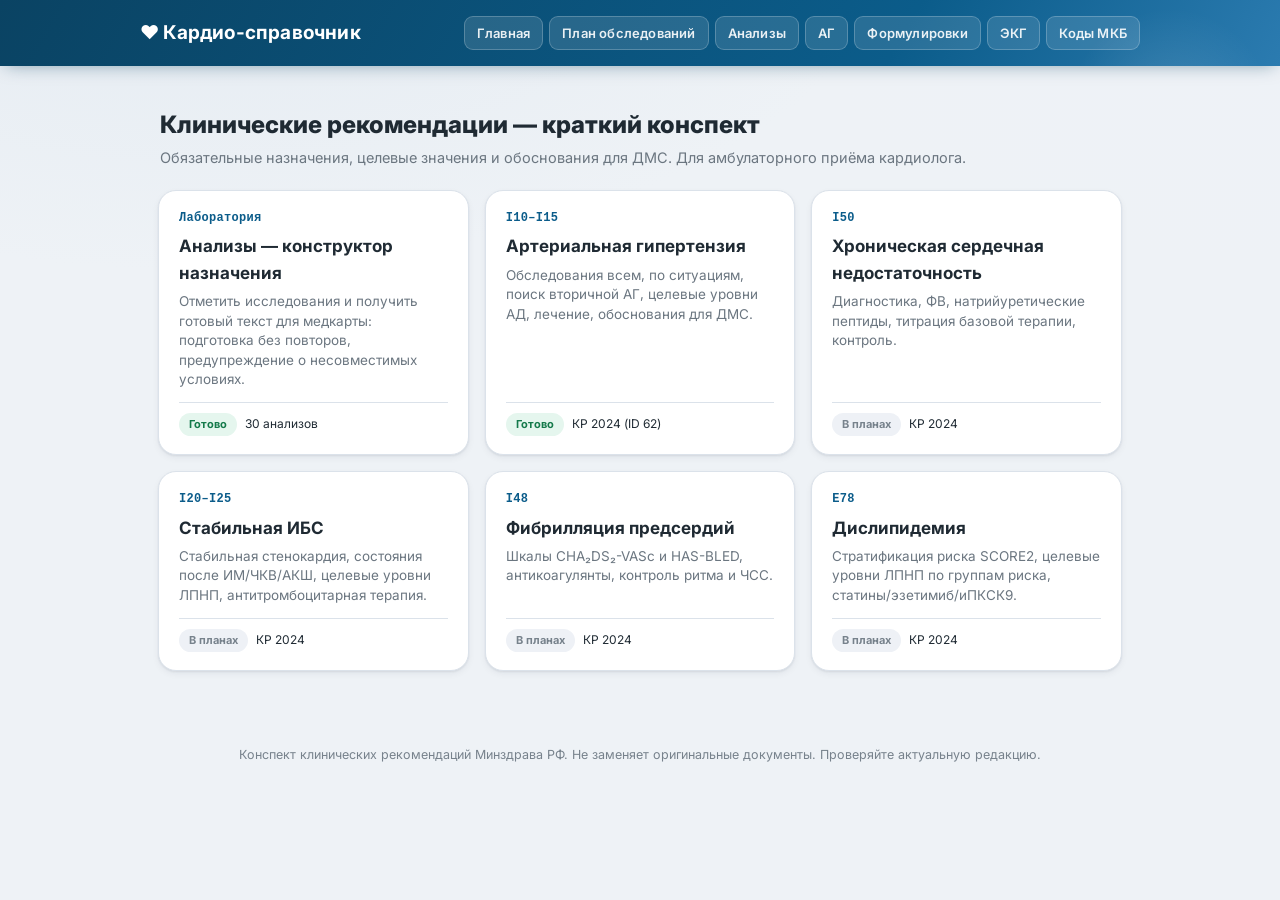
<file: index.html>
<!DOCTYPE html>
<html lang="ru">
<head>
<meta charset="UTF-8">
<meta name="viewport" content="width=device-width, initial-scale=1.0">
<title>Кардио-справочник — клинические рекомендации для амбулаторного приёма</title>
<link rel="preconnect" href="https://fonts.googleapis.com">
<link rel="preconnect" href="https://fonts.gstatic.com" crossorigin>
<link href="https://fonts.googleapis.com/css2?family=Inter:wght@400;500;600;700;800&display=swap" rel="stylesheet">
<link rel="stylesheet" href="styles.css">
</head>
<body>

<header>
  <div class="topnav">
    <span class="brand">❤️ Кардио-справочник</span>
    <div class="nav-links">
      <a href="index.html">Главная</a>
      <a href="planner.html">План обследований</a>
      <a href="analizy.html">Анализы</a>
      <a href="ag.html">АГ</a>
      <a href="formulas.html">Формулировки</a>
      <a href="ecg.html">ЭКГ</a>
      <a href="mkb.html">Коды МКБ</a>
    </div>
  </div>
</header>

<div class="container">

  <div class="page-title">Клинические рекомендации — краткий конспект</div>
  <div class="page-sub">Обязательные назначения, целевые значения и обоснования для ДМС. Для амбулаторного приёма кардиолога.</div>

  <div class="cards-grid">

    <a class="dx-card" href="analizy.html">
      <div class="dx-code">Лаборатория</div>
      <div class="dx-title">Анализы — конструктор назначения</div>
      <div class="dx-desc">Отметить исследования и получить готовый текст для медкарты: подготовка без повторов, предупреждение о несовместимых условиях.</div>
      <div class="dx-meta">
        <span class="badge badge-ready">Готово</span>
        <span>30 анализов</span>
      </div>
    </a>

    <a class="dx-card" href="ag.html">
      <div class="dx-code">I10–I15</div>
      <div class="dx-title">Артериальная гипертензия</div>
      <div class="dx-desc">Обследования всем, по ситуациям, поиск вторичной АГ, целевые уровни АД, лечение, обоснования для ДМС.</div>
      <div class="dx-meta">
        <span class="badge badge-ready">Готово</span>
        <span>КР 2024 (ID 62)</span>
      </div>
    </a>

    <a class="dx-card" href="chsn.html" onclick="return false;" style="cursor:default;">
      <div class="dx-code">I50</div>
      <div class="dx-title">Хроническая сердечная недостаточность</div>
      <div class="dx-desc">Диагностика, ФВ, натрийуретические пептиды, титрация базовой терапии, контроль.</div>
      <div class="dx-meta">
        <span class="badge badge-soon">В планах</span>
        <span>КР 2024</span>
      </div>
    </a>

    <a class="dx-card" href="ibs.html" onclick="return false;" style="cursor:default;">
      <div class="dx-code">I20–I25</div>
      <div class="dx-title">Стабильная ИБС</div>
      <div class="dx-desc">Стабильная стенокардия, состояния после ИМ/ЧКВ/АКШ, целевые уровни ЛПНП, антитромбоцитарная терапия.</div>
      <div class="dx-meta">
        <span class="badge badge-soon">В планах</span>
        <span>КР 2024</span>
      </div>
    </a>

    <a class="dx-card" href="fp.html" onclick="return false;" style="cursor:default;">
      <div class="dx-code">I48</div>
      <div class="dx-title">Фибрилляция предсердий</div>
      <div class="dx-desc">Шкалы CHA₂DS₂-VASc и HAS-BLED, антикоагулянты, контроль ритма и ЧСС.</div>
      <div class="dx-meta">
        <span class="badge badge-soon">В планах</span>
        <span>КР 2024</span>
      </div>
    </a>

    <a class="dx-card" href="dislipidemiya.html" onclick="return false;" style="cursor:default;">
      <div class="dx-code">E78</div>
      <div class="dx-title">Дислипидемия</div>
      <div class="dx-desc">Стратификация риска SCORE2, целевые уровни ЛПНП по группам риска, статины/эзетимиб/иПКСК9.</div>
      <div class="dx-meta">
        <span class="badge badge-soon">В планах</span>
        <span>КР 2024</span>
      </div>
    </a>

  </div>

</div>

<footer>Конспект клинических рекомендаций Минздрава РФ. Не заменяет оригинальные документы. Проверяйте актуальную редакцию.</footer>

</body>
</html>
</file>
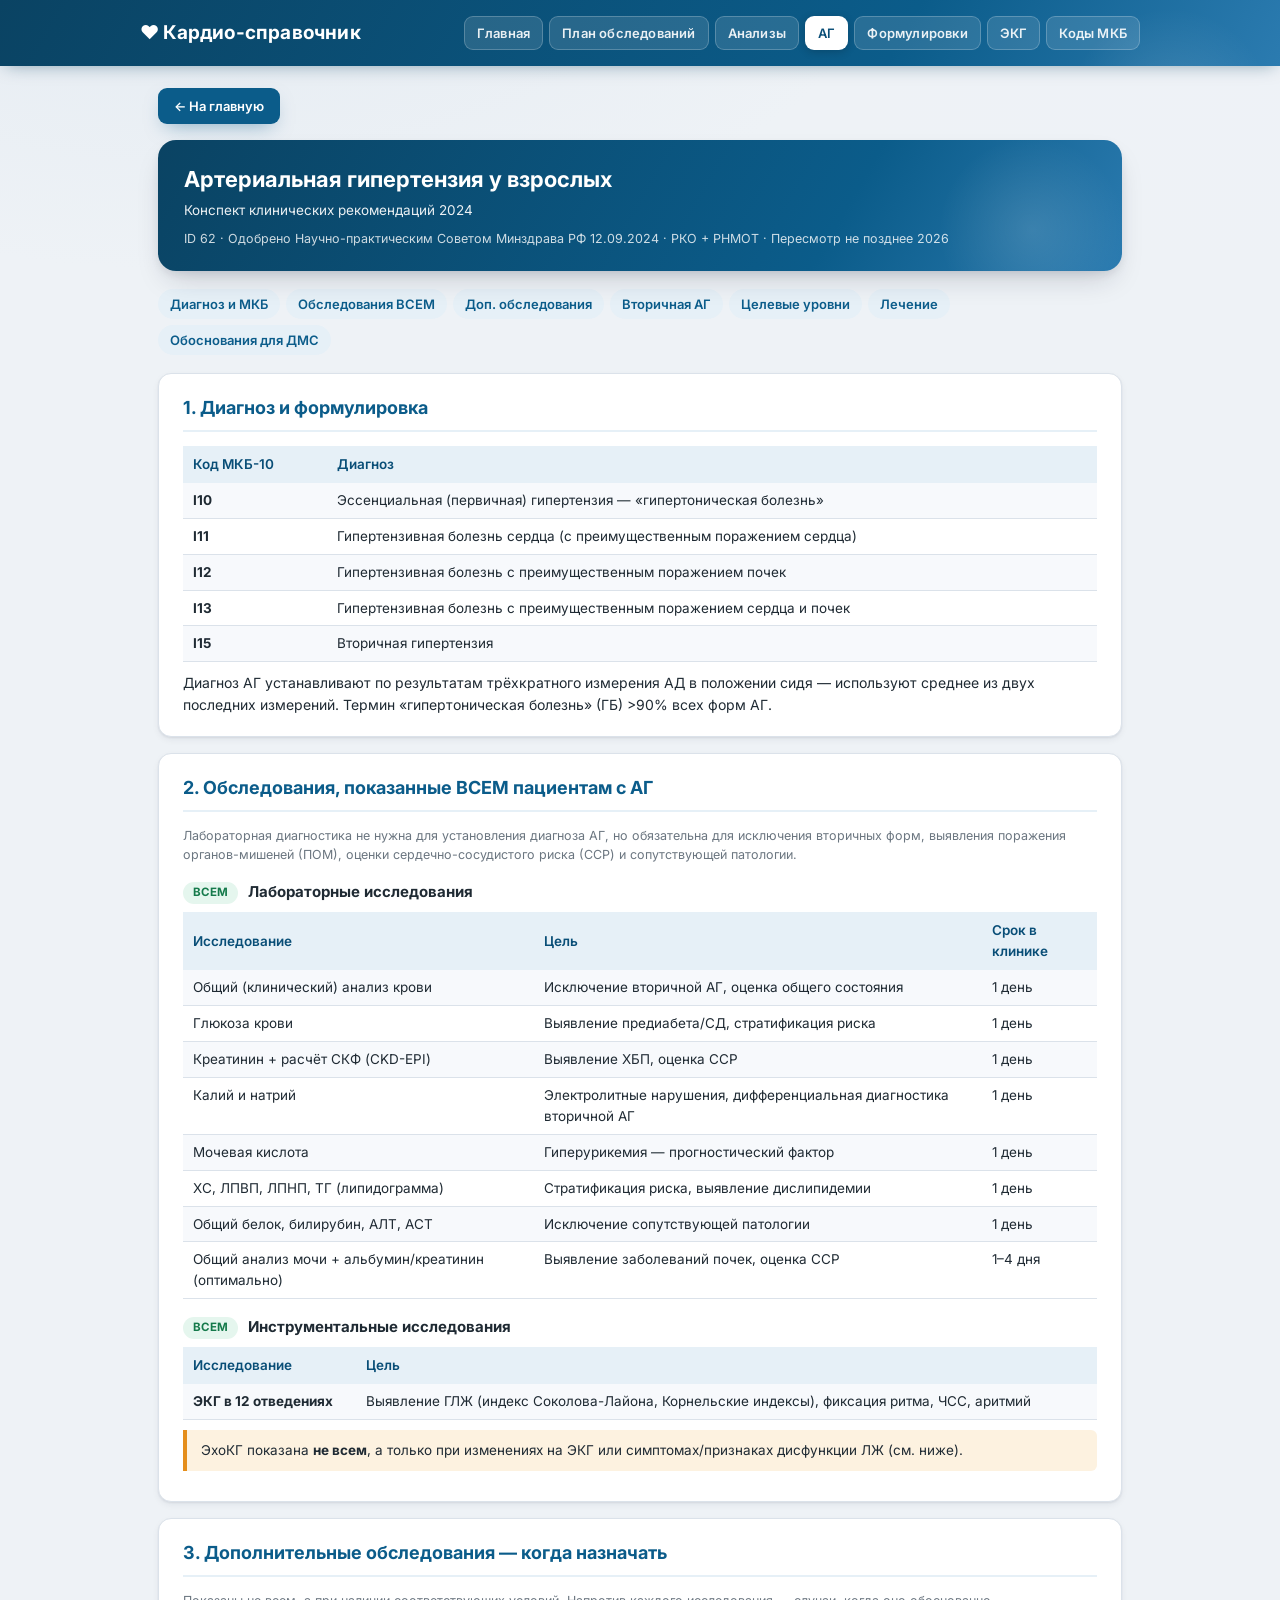
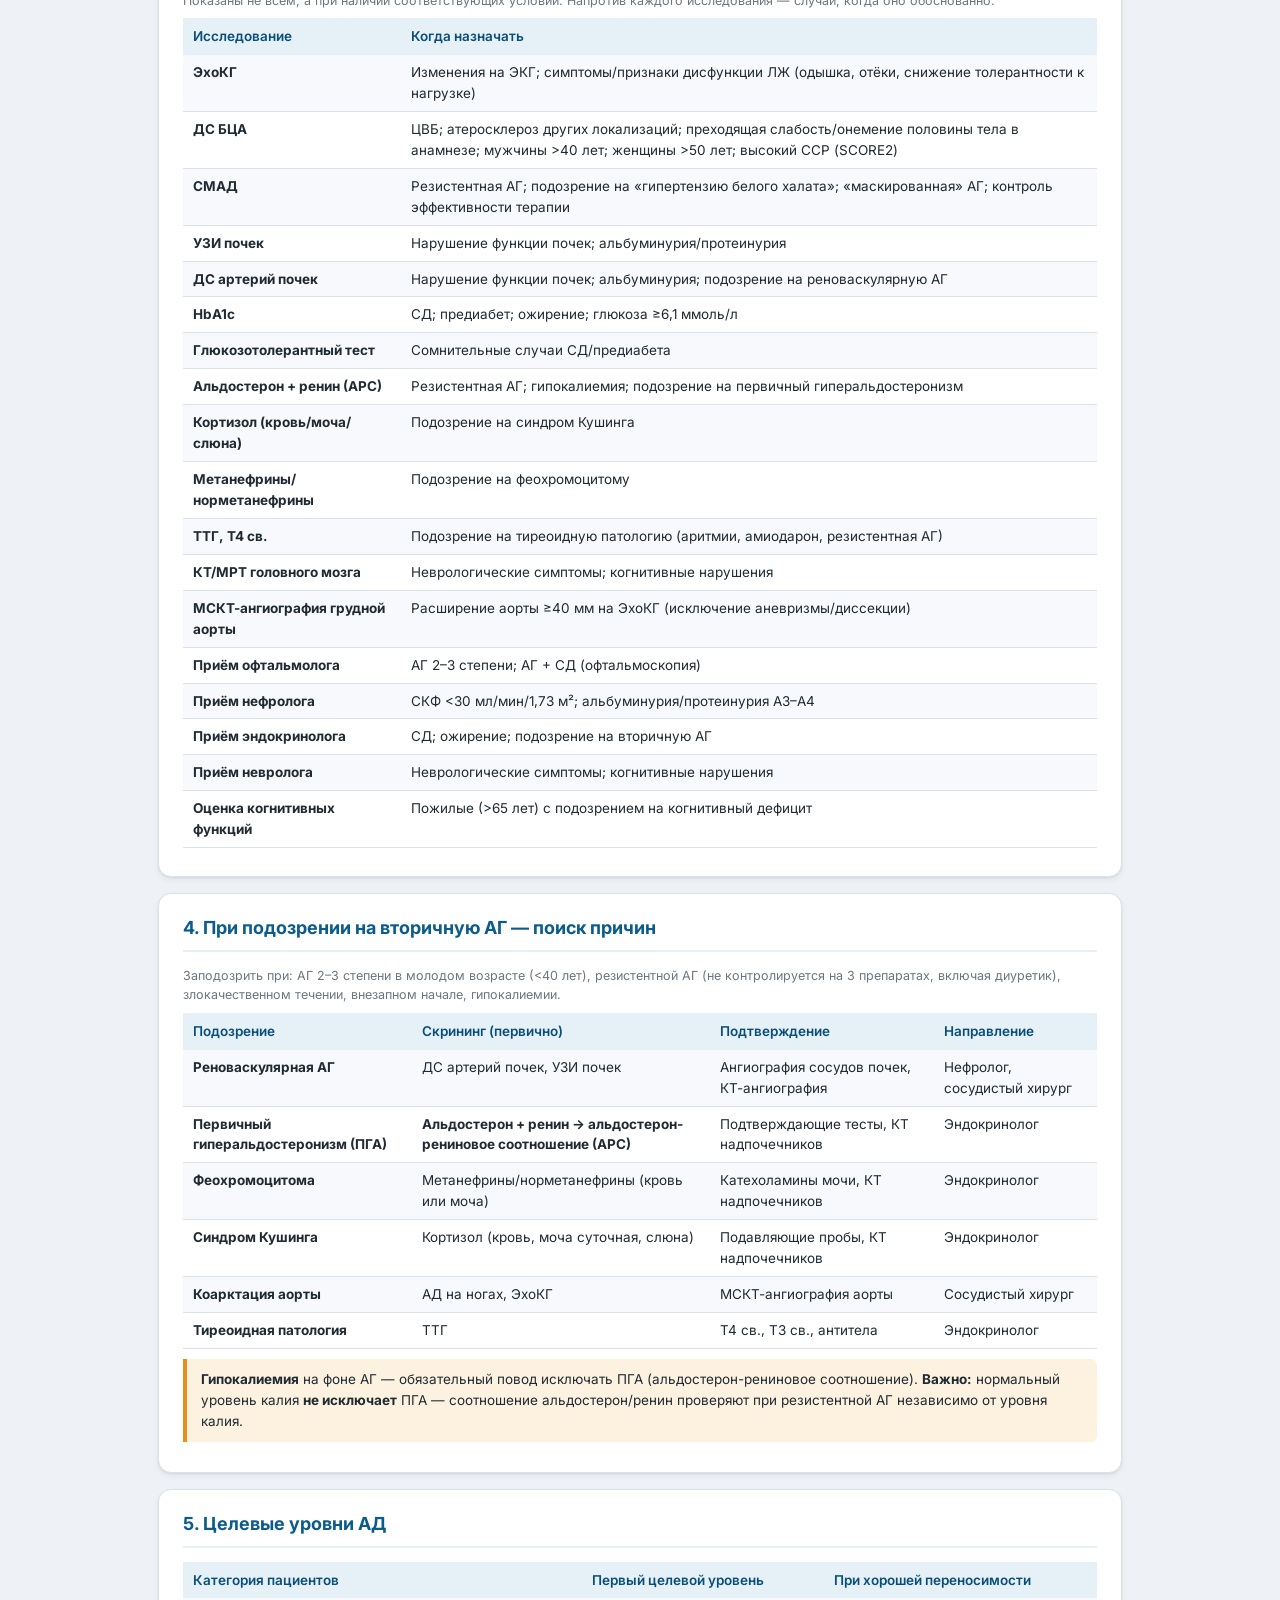
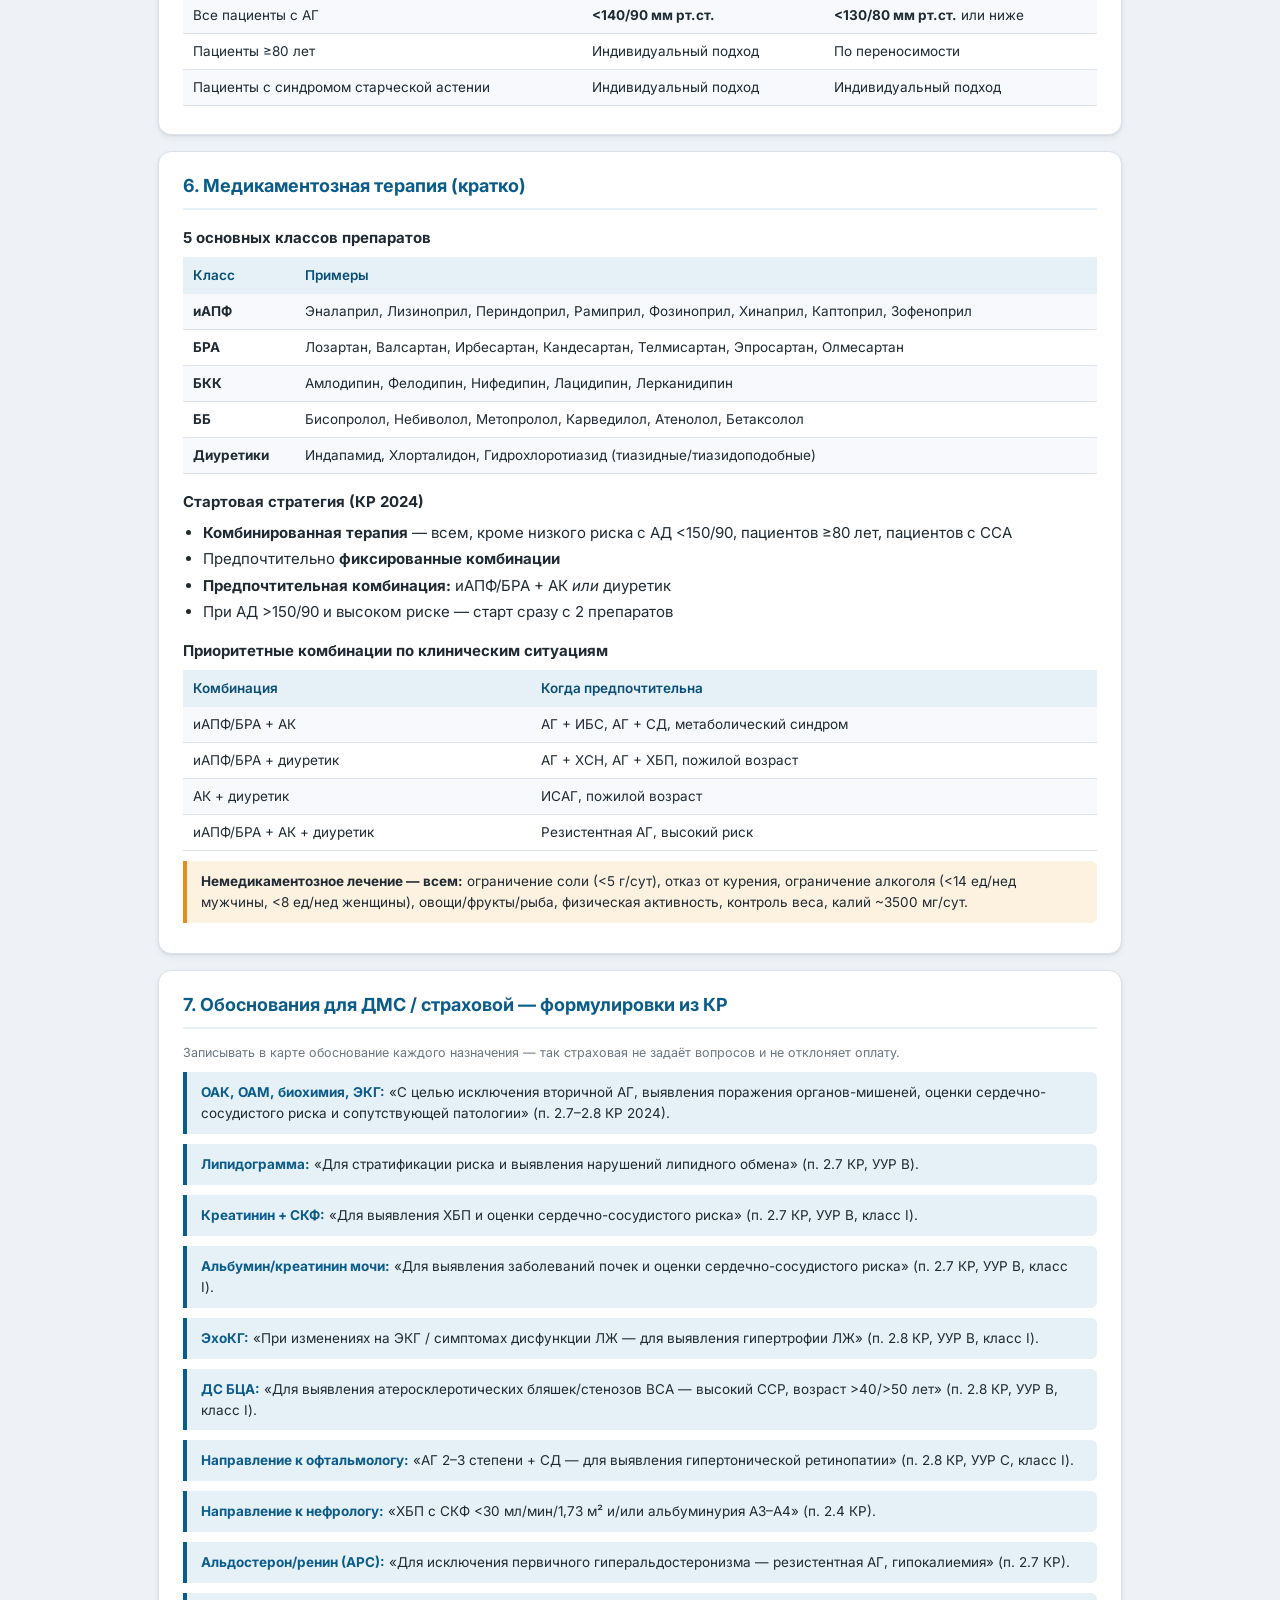
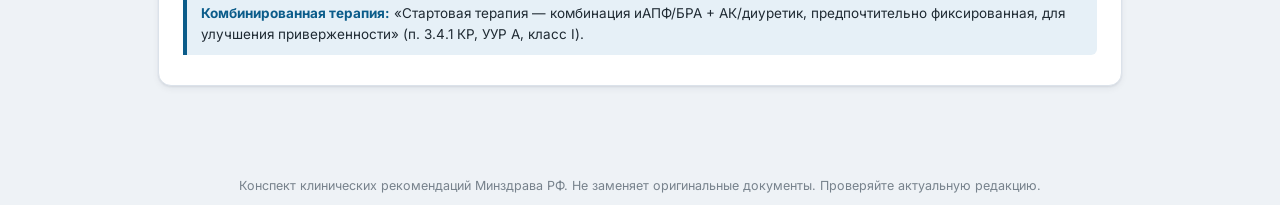
<file: ag.html>
<!DOCTYPE html>
<html lang="ru">
<head>
<meta charset="UTF-8">
<meta name="viewport" content="width=device-width, initial-scale=1.0">
<title>Артериальная гипертензия — конспект КР 2024</title>
<link rel="preconnect" href="https://fonts.googleapis.com">
<link rel="preconnect" href="https://fonts.gstatic.com" crossorigin>
<link href="https://fonts.googleapis.com/css2?family=Inter:wght@400;500;600;700;800&display=swap" rel="stylesheet">
<link rel="stylesheet" href="styles.css">
</head>
<body>

<header>
  <div class="topnav">
    <span class="brand">❤️ Кардио-справочник</span>
    <div class="nav-links">
      <a href="index.html">Главная</a>
      <a href="planner.html">План обследований</a>
      <a href="analizy.html">Анализы</a>
      <a href="ag.html" class="active">АГ</a>
      <a href="formulas.html">Формулировки</a>
      <a href="ecg.html">ЭКГ</a>
      <a href="mkb.html">Коды МКБ</a>
    </div>
  </div>
</header>

<div class="container">

  <a class="back-btn" href="index.html">← На главную</a>

  <div class="dx-header">
    <h1>Артериальная гипертензия у взрослых</h1>
    <div class="sub">Конспект клинических рекомендаций 2024</div>
    <div class="meta">ID 62 · Одобрено Научно-практическим Советом Минздрава РФ 12.09.2024 · РКО + РНМОТ · Пересмотр не позднее 2026</div>
  </div>

  <div class="toc">
    <a href="#diag">Диагноз и МКБ</a>
    <a href="#all">Обследования ВСЕМ</a>
    <a href="#cases">Доп. обследования</a>
    <a href="#secondary">Вторичная АГ</a>
    <a href="#targets">Целевые уровни</a>
    <a href="#treatment">Лечение</a>
    <a href="#dms">Обоснования для ДМС</a>
  </div>

  <!-- 1. ДИАГНОЗ -->
  <div class="section-card" id="diag">
    <h2>1. Диагноз и формулировка</h2>
    <table>
      <tr><th>Код МКБ-10</th><th>Диагноз</th></tr>
      <tr><td><b>I10</b></td><td>Эссенциальная (первичная) гипертензия — «гипертоническая болезнь»</td></tr>
      <tr><td><b>I11</b></td><td>Гипертензивная болезнь сердца (с преимущественным поражением сердца)</td></tr>
      <tr><td><b>I12</b></td><td>Гипертензивная болезнь с преимущественным поражением почек</td></tr>
      <tr><td><b>I13</b></td><td>Гипертензивная болезнь с преимущественным поражением сердца и почек</td></tr>
      <tr><td><b>I15</b></td><td>Вторичная гипертензия</td></tr>
    </table>
    <p style="margin-top:10px; font-size:14px;">Диагноз АГ устанавливают по результатам трёхкратного измерения АД в положении сидя — используют среднее из двух последних измерений. Термин «гипертоническая болезнь» (ГБ) &gt;90% всех форм АГ.</p>
  </div>

  <!-- 2. ВСЕМ -->
  <div class="section-card" id="all">
    <h2>2. Обследования, показанные ВСЕМ пациентам с АГ</h2>
    <p class="tag">Лабораторная диагностика не нужна для установления диагноза АГ, но обязательна для исключения вторичных форм, выявления поражения органов-мишеней (ПОМ), оценки сердечно-сосудистого риска (ССР) и сопутствующей патологии.</p>

    <h3><span class="pill pill-all">ВСЕМ</span> Лабораторные исследования</h3>
    <table>
      <tr><th>Исследование</th><th>Цель</th><th>Срок в клинике</th></tr>
      <tr><td>Общий (клинический) анализ крови</td><td>Исключение вторичной АГ, оценка общего состояния</td><td>1 день</td></tr>
      <tr><td>Глюкоза крови</td><td>Выявление предиабета/СД, стратификация риска</td><td>1 день</td></tr>
      <tr><td>Креатинин + расчёт СКФ (CKD-EPI)</td><td>Выявление ХБП, оценка ССР</td><td>1 день</td></tr>
      <tr><td>Калий и натрий</td><td>Электролитные нарушения, дифференциальная диагностика вторичной АГ</td><td>1 день</td></tr>
      <tr><td>Мочевая кислота</td><td>Гиперурикемия — прогностический фактор</td><td>1 день</td></tr>
      <tr><td>ХС, ЛПВП, ЛПНП, ТГ (липидограмма)</td><td>Стратификация риска, выявление дислипидемии</td><td>1 день</td></tr>
      <tr><td>Общий белок, билирубин, АЛТ, АСТ</td><td>Исключение сопутствующей патологии</td><td>1 день</td></tr>
      <tr><td>Общий анализ мочи + альбумин/креатинин (оптимально)</td><td>Выявление заболеваний почек, оценка ССР</td><td>1–4 дня</td></tr>
    </table>

    <h3><span class="pill pill-all">ВСЕМ</span> Инструментальные исследования</h3>
    <table>
      <tr><th>Исследование</th><th>Цель</th></tr>
      <tr><td><b>ЭКГ в 12 отведениях</b></td><td>Выявление ГЛЖ (индекс Соколова-Лайона, Корнельские индексы), фиксация ритма, ЧСС, аритмий</td></tr>
    </table>
    <div class="note">ЭхоКГ показана <b>не всем</b>, а только при изменениях на ЭКГ или симптомах/признаках дисфункции ЛЖ (см. ниже).</div>
  </div>

  <!-- 3. ПО ИССЛЕДОВАНИЯМ -->
  <div class="section-card" id="cases">
    <h2>3. Дополнительные обследования — когда назначать</h2>
    <p class="tag">Показаны не всем, а при наличии соответствующих условий. Напротив каждого исследования — случаи, когда оно обоснованно.</p>

    <table>
      <tr><th>Исследование</th><th>Когда назначать</th></tr>
      <tr><td><b>ЭхоКГ</b></td><td>Изменения на ЭКГ; симптомы/признаки дисфункции ЛЖ (одышка, отёки, снижение толерантности к нагрузке)</td></tr>
      <tr><td><b>ДС БЦА</b></td><td>ЦВБ; атеросклероз других локализаций; преходящая слабость/онемение половины тела в анамнезе; мужчины &gt;40 лет; женщины &gt;50 лет; высокий ССР (SCORE2)</td></tr>
      <tr><td><b>СМАД</b></td><td>Резистентная АГ; подозрение на «гипертензию белого халата»; «маскированная» АГ; контроль эффективности терапии</td></tr>
      <tr><td><b>УЗИ почек</b></td><td>Нарушение функции почек; альбуминурия/протеинурия</td></tr>
      <tr><td><b>ДС артерий почек</b></td><td>Нарушение функции почек; альбуминурия; подозрение на реноваскулярную АГ</td></tr>
      <tr><td><b>HbA1c</b></td><td>СД; предиабет; ожирение; глюкоза ≥6,1 ммоль/л</td></tr>
      <tr><td><b>Глюкозотолерантный тест</b></td><td>Сомнительные случаи СД/предиабета</td></tr>
      <tr><td><b>Альдостерон + ренин (АРС)</b></td><td>Резистентная АГ; гипокалиемия; подозрение на первичный гиперальдостеронизм</td></tr>
      <tr><td><b>Кортизол (кровь/моча/слюна)</b></td><td>Подозрение на синдром Кушинга</td></tr>
      <tr><td><b>Метанефрины/норметанефрины</b></td><td>Подозрение на феохромоцитому</td></tr>
      <tr><td><b>ТТГ, Т4 св.</b></td><td>Подозрение на тиреоидную патологию (аритмии, амиодарон, резистентная АГ)</td></tr>
      <tr><td><b>КТ/МРТ головного мозга</b></td><td>Неврологические симптомы; когнитивные нарушения</td></tr>
      <tr><td><b>МСКТ-ангиография грудной аорты</b></td><td>Расширение аорты ≥40 мм на ЭхоКГ (исключение аневризмы/диссекции)</td></tr>
      <tr><td><b>Приём офтальмолога</b></td><td>АГ 2–3 степени; АГ + СД (офтальмоскопия)</td></tr>
      <tr><td><b>Приём нефролога</b></td><td>СКФ &lt;30 мл/мин/1,73 м²; альбуминурия/протеинурия А3–А4</td></tr>
      <tr><td><b>Приём эндокринолога</b></td><td>СД; ожирение; подозрение на вторичную АГ</td></tr>
      <tr><td><b>Приём невролога</b></td><td>Неврологические симптомы; когнитивные нарушения</td></tr>
      <tr><td><b>Оценка когнитивных функций</b></td><td>Пожилые (&gt;65 лет) с подозрением на когнитивный дефицит</td></tr>
    </table>
  </div>

  <!-- 4. ВТОРИЧНАЯ АГ -->
  <div class="section-card" id="secondary">
    <h2>4. При подозрении на вторичную АГ — поиск причин</h2>
    <p class="tag">Заподозрить при: АГ 2–3 степени в молодом возрасте (&lt;40 лет), резистентной АГ (не контролируется на 3 препаратах, включая диуретик), злокачественном течении, внезапном начале, гипокалиемии.</p>

    <table>
      <tr><th>Подозрение</th><th>Скрининг (первично)</th><th>Подтверждение</th><th>Направление</th></tr>
      <tr>
        <td><b>Реноваскулярная АГ</b></td>
        <td>ДС артерий почек, УЗИ почек</td>
        <td>Ангиография сосудов почек, КТ-ангиография</td>
        <td>Нефролог, сосудистый хирург</td>
      </tr>
      <tr>
        <td><b>Первичный гиперальдостеронизм (ПГА)</b></td>
        <td><b>Альдостерон + ренин → альдостерон-рениновое соотношение (АРС)</b></td>
        <td>Подтверждающие тесты, КТ надпочечников</td>
        <td>Эндокринолог</td>
      </tr>
      <tr>
        <td><b>Феохромоцитома</b></td>
        <td>Метанефрины/норметанефрины (кровь или моча)</td>
        <td>Катехоламины мочи, КТ надпочечников</td>
        <td>Эндокринолог</td>
      </tr>
      <tr>
        <td><b>Синдром Кушинга</b></td>
        <td>Кортизол (кровь, моча суточная, слюна)</td>
        <td>Подавляющие пробы, КТ надпочечников</td>
        <td>Эндокринолог</td>
      </tr>
      <tr>
        <td><b>Коарктация аорты</b></td>
        <td>АД на ногах, ЭхоКГ</td>
        <td>МСКТ-ангиография аорты</td>
        <td>Сосудистый хирург</td>
      </tr>
      <tr>
        <td><b>Тиреоидная патология</b></td>
        <td>ТТГ</td>
        <td>Т4 св., Т3 св., антитела</td>
        <td>Эндокринолог</td>
      </tr>
    </table>

    <div class="note"><b>Гипокалиемия</b> на фоне АГ — обязательный повод исключать ПГА (альдостерон-рениновое соотношение). <b>Важно:</b> нормальный уровень калия <b>не исключает</b> ПГА — соотношение альдостерон/ренин проверяют при резистентной АГ независимо от уровня калия.</div>
  </div>

  <!-- 5. ЦЕЛЕВЫЕ УРОВНИ -->
  <div class="section-card" id="targets">
    <h2>5. Целевые уровни АД</h2>
    <table>
      <tr><th>Категория пациентов</th><th>Первый целевой уровень</th><th>При хорошей переносимости</th></tr>
      <tr><td>Все пациенты с АГ</td><td><b>&lt;140/90 мм рт.ст.</b></td><td><b>&lt;130/80 мм рт.ст.</b> или ниже</td></tr>
      <tr><td>Пациенты ≥80 лет</td><td>Индивидуальный подход</td><td>По переносимости</td></tr>
      <tr><td>Пациенты с синдромом старческой астении</td><td>Индивидуальный подход</td><td>Индивидуальный подход</td></tr>
    </table>
  </div>

  <!-- 6. ЛЕЧЕНИЕ -->
  <div class="section-card" id="treatment">
    <h2>6. Медикаментозная терапия (кратко)</h2>

    <h3>5 основных классов препаратов</h3>
    <table>
      <tr><th>Класс</th><th>Примеры</th></tr>
      <tr><td><b>иАПФ</b></td><td>Эналаприл, Лизиноприл, Периндоприл, Рамиприл, Фозиноприл, Хинаприл, Каптоприл, Зофеноприл</td></tr>
      <tr><td><b>БРА</b></td><td>Лозартан, Валсартан, Ирбесартан, Кандесартан, Телмисартан, Эпросартан, Олмесартан</td></tr>
      <tr><td><b>БКК</b></td><td>Амлодипин, Фелодипин, Нифедипин, Лацидипин, Лерканидипин</td></tr>
      <tr><td><b>ББ</b></td><td>Бисопролол, Небиволол, Метопролол, Карведилол, Атенолол, Бетаксолол</td></tr>
      <tr><td><b>Диуретики</b></td><td>Индапамид, Хлорталидон, Гидрохлоротиазид (тиазидные/тиазидоподобные)</td></tr>
    </table>

    <h3>Стартовая стратегия (КР 2024)</h3>
    <ul>
      <li><b>Комбинированная терапия</b> — всем, кроме низкого риска с АД &lt;150/90, пациентов ≥80 лет, пациентов с ССА</li>
      <li>Предпочтительно <b>фиксированные комбинации</b></li>
      <li><b>Предпочтительная комбинация:</b> иАПФ/БРА + АК <i>или</i> диуретик</li>
      <li>При АД &gt;150/90 и высоком риске — старт сразу с 2 препаратов</li>
    </ul>

    <h3>Приоритетные комбинации по клиническим ситуациям</h3>
    <table>
      <tr><th>Комбинация</th><th>Когда предпочтительна</th></tr>
      <tr><td>иАПФ/БРА + АК</td><td>АГ + ИБС, АГ + СД, метаболический синдром</td></tr>
      <tr><td>иАПФ/БРА + диуретик</td><td>АГ + ХСН, АГ + ХБП, пожилой возраст</td></tr>
      <tr><td>АК + диуретик</td><td>ИСАГ, пожилой возраст</td></tr>
      <tr><td>иАПФ/БРА + АК + диуретик</td><td>Резистентная АГ, высокий риск</td></tr>
    </table>

    <div class="note"><b>Немедикаментозное лечение — всем:</b> ограничение соли (&lt;5 г/сут), отказ от курения, ограничение алкоголя (&lt;14 ед/нед мужчины, &lt;8 ед/нед женщины), овощи/фрукты/рыба, физическая активность, контроль веса, калий ~3500 мг/сут.</div>
  </div>

  <!-- 7. ДМС -->
  <div class="section-card" id="dms">
    <h2>7. Обоснования для ДМС / страховой — формулировки из КР</h2>
    <p class="tag">Записывать в карте обоснование каждого назначения — так страховая не задаёт вопросов и не отклоняет оплату.</p>

    <div class="dms"><b>ОАК, ОАМ, биохимия, ЭКГ:</b> «С целью исключения вторичной АГ, выявления поражения органов-мишеней, оценки сердечно-сосудистого риска и сопутствующей патологии» (п. 2.7–2.8 КР 2024).</div>
    <div class="dms"><b>Липидограмма:</b> «Для стратификации риска и выявления нарушений липидного обмена» (п. 2.7 КР, УУР B).</div>
    <div class="dms"><b>Креатинин + СКФ:</b> «Для выявления ХБП и оценки сердечно-сосудистого риска» (п. 2.7 КР, УУР B, класс I).</div>
    <div class="dms"><b>Альбумин/креатинин мочи:</b> «Для выявления заболеваний почек и оценки сердечно-сосудистого риска» (п. 2.7 КР, УУР B, класс I).</div>
    <div class="dms"><b>ЭхоКГ:</b> «При изменениях на ЭКГ / симптомах дисфункции ЛЖ — для выявления гипертрофии ЛЖ» (п. 2.8 КР, УУР B, класс I).</div>
    <div class="dms"><b>ДС БЦА:</b> «Для выявления атеросклеротических бляшек/стенозов ВСА — высокий ССР, возраст &gt;40/&gt;50 лет» (п. 2.8 КР, УУР B, класс I).</div>
    <div class="dms"><b>Направление к офтальмологу:</b> «АГ 2–3 степени + СД — для выявления гипертонической ретинопатии» (п. 2.8 КР, УУР C, класс I).</div>
    <div class="dms"><b>Направление к нефрологу:</b> «ХБП с СКФ &lt;30 мл/мин/1,73 м² и/или альбуминурия А3–А4» (п. 2.4 КР).</div>
    <div class="dms"><b>Альдостерон/ренин (АРС):</b> «Для исключения первичного гиперальдостеронизма — резистентная АГ, гипокалиемия» (п. 2.7 КР).</div>
    <div class="dms"><b>Комбинированная терапия:</b> «Стартовая терапия — комбинация иАПФ/БРА + АК/диуретик, предпочтительно фиксированная, для улучшения приверженности» (п. 3.4.1 КР, УУР A, класс I).</div>
  </div>

</div>

<footer>Конспект клинических рекомендаций Минздрава РФ. Не заменяет оригинальные документы. Проверяйте актуальную редакцию.</footer>

</body>
</html>
</file>
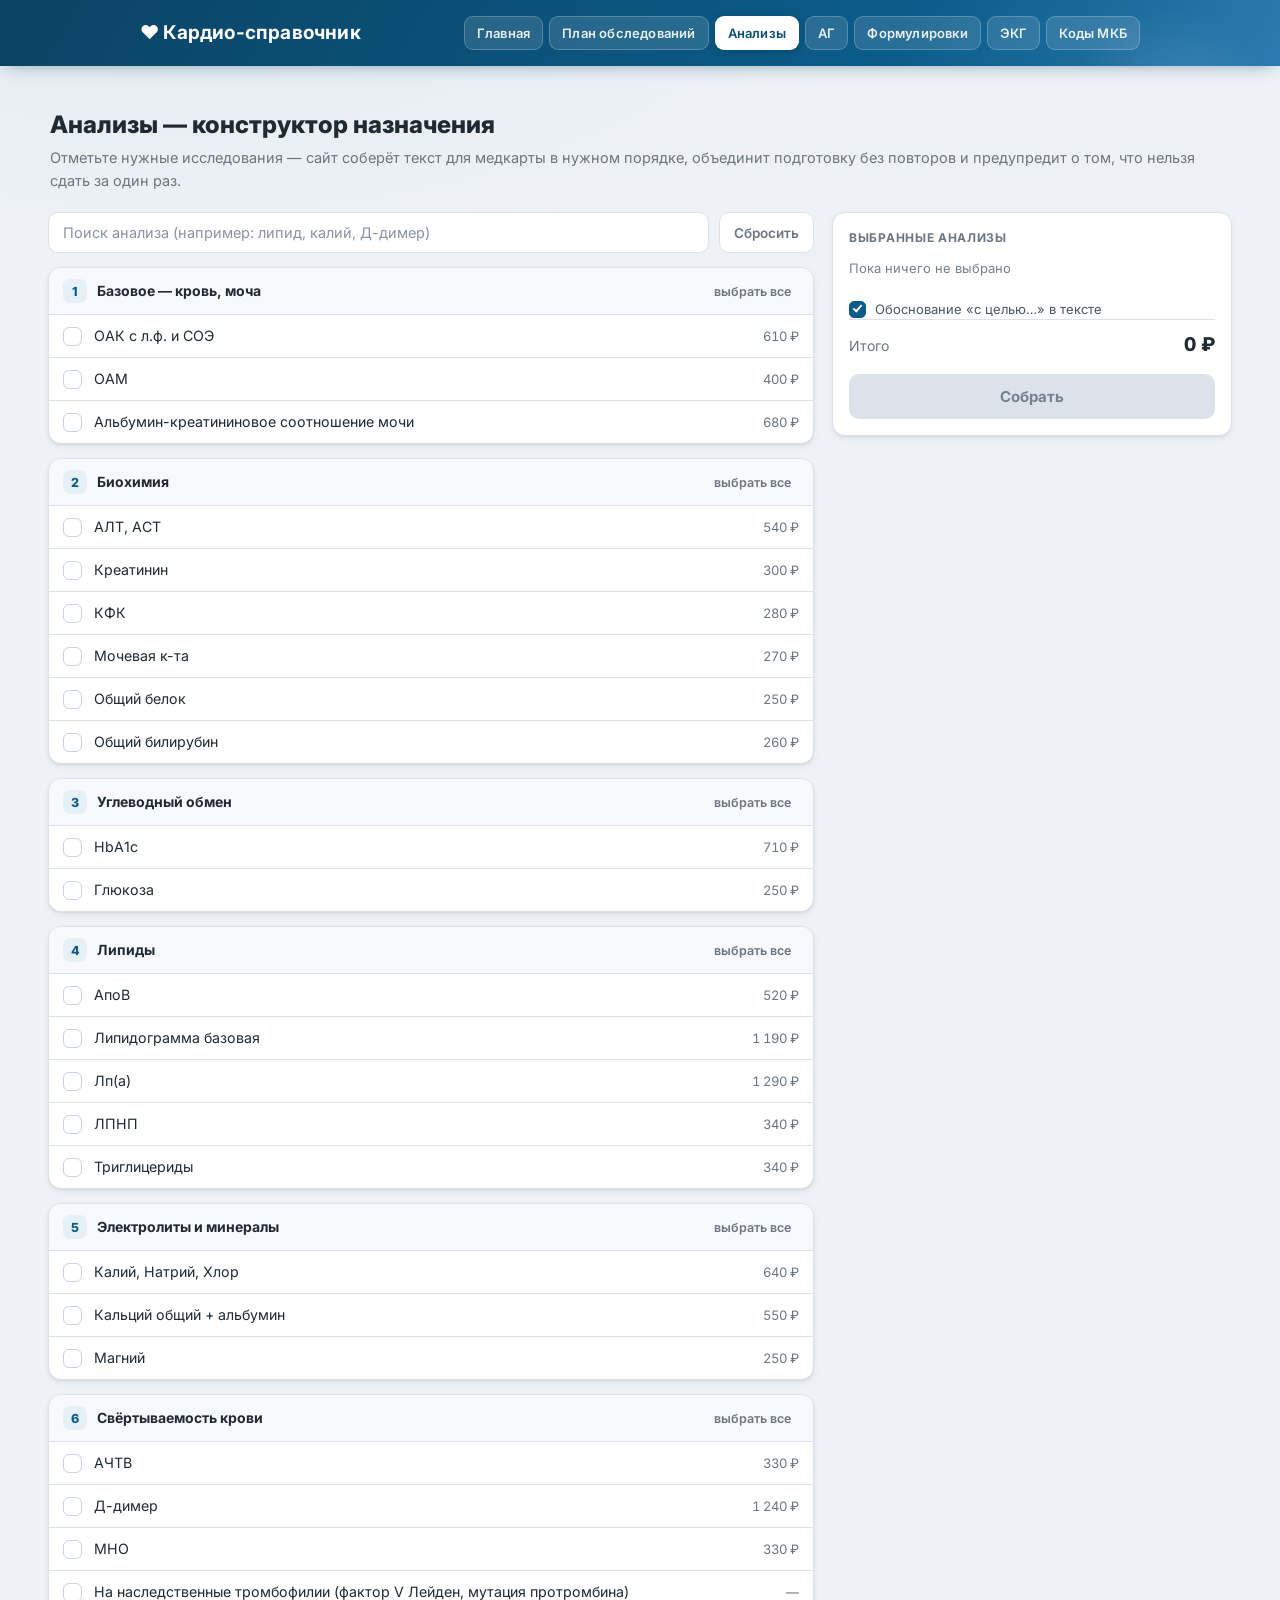
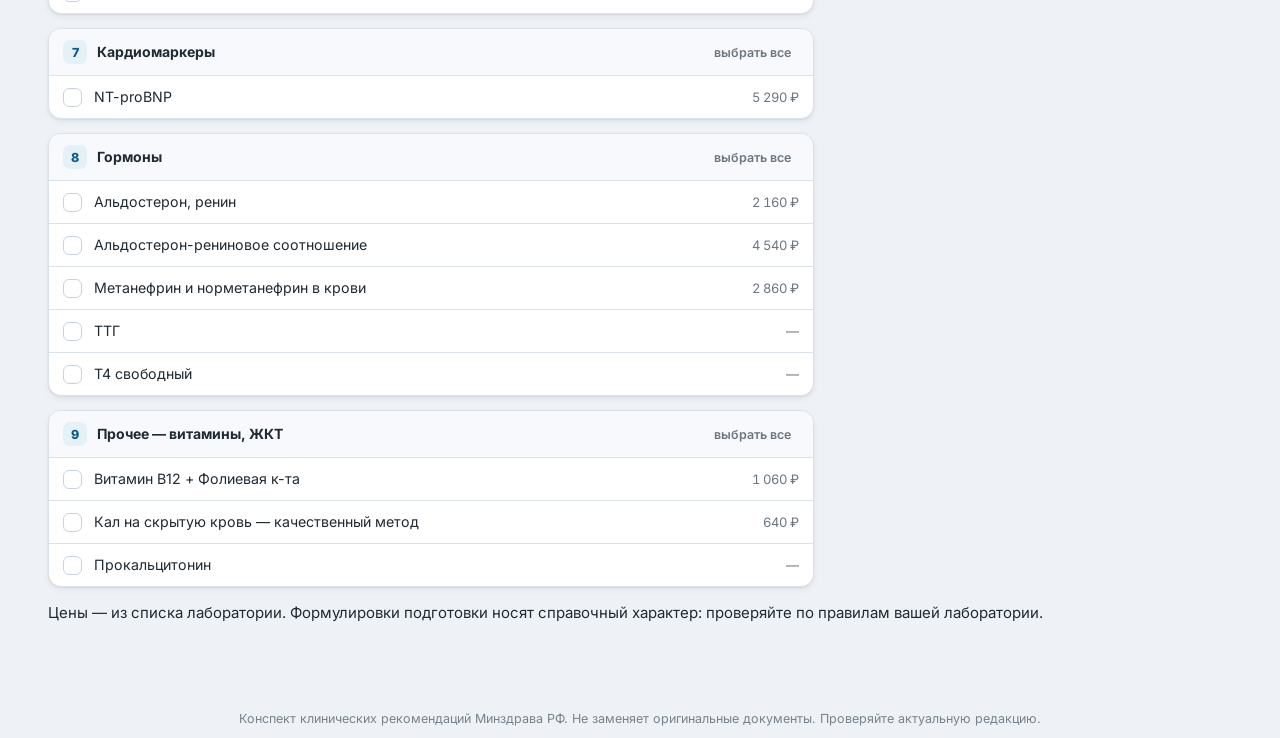
<file: analizy.html>
<!DOCTYPE html>
<html lang="ru">
<head>
<meta charset="UTF-8">
<meta name="viewport" content="width=device-width, initial-scale=1.0">
<title>Анализы — конструктор назначения — Кардио-справочник</title>
<link rel="preconnect" href="https://fonts.googleapis.com">
<link rel="preconnect" href="https://fonts.gstatic.com" crossorigin>
<link href="https://fonts.googleapis.com/css2?family=Inter:wght@400;500;600;700;800&display=swap" rel="stylesheet">
<link rel="stylesheet" href="styles.css">
<style>
  /* ---- страница «Анализы»: свои стили, чтобы не трогать общие ---- */
  .container-wide { max-width: 1220px; margin: 0 auto; padding: 22px 18px 60px; }

  #an-app {
    display: grid;
    grid-template-columns: minmax(0, 1fr) 400px;
    gap: 18px;
    align-items: start;
  }
  @media (max-width: 1020px) { #an-app { grid-template-columns: 1fr; } }

  #an-app .searchbar { display: flex; gap: 10px; margin-bottom: 14px; }
  #an-app input[type=search] {
    flex: 1; background: var(--surface); border: 1.5px solid var(--border); color: var(--text);
    padding: 11px 14px; border-radius: 10px; font-size: 14.5px; font-family: var(--font); outline: none;
  }
  #an-app input[type=search]:focus { border-color: var(--primary); box-shadow: 0 0 0 3px var(--primary-soft); }
  #an-app input[type=search]::placeholder { color: var(--placeholder); }
  #an-app button { font-family: var(--font); cursor: pointer; }

  #an-app .ghost {
    background: var(--surface); border: 1.5px solid var(--border); color: var(--muted);
    padding: 11px 14px; border-radius: 10px; font-size: 13.5px; font-weight: 600;
  }
  #an-app .ghost:hover { color: var(--primary); border-color: var(--primary); background: var(--primary-softer); }

  #an-app .group {
    margin-bottom: 14px; border: 1.5px solid var(--border); border-radius: var(--r);
    overflow: hidden; background: var(--surface); box-shadow: var(--shadow-1);
  }
  #an-app .ghead {
    display: flex; align-items: center; gap: 10px; padding: 11px 14px;
    background: var(--surface-2); border-bottom: 1px solid var(--border);
  }
  #an-app .gnum {
    min-width: 24px; height: 24px; border-radius: 7px; background: var(--primary-soft); color: var(--primary);
    display: grid; place-items: center; font-size: 12.5px; font-weight: 800;
  }
  #an-app .gtitle { font-weight: 700; font-size: 14px; flex: 1; }
  #an-app .gadd {
    background: none; border: 0; color: var(--muted); font-size: 12.5px; font-weight: 600;
    padding: 3px 8px; border-radius: 7px;
  }
  #an-app .gadd:hover { color: var(--primary); background: var(--primary-soft); }

  #an-app .item {
    display: flex; align-items: center; gap: 12px; padding: 10px 14px;
    cursor: pointer; border-top: 1px solid var(--border); user-select: none;
  }
  #an-app .item:first-of-type { border-top: 0; }
  #an-app .item:hover { background: var(--primary-softer); }
  #an-app .item input {
    appearance: none; -webkit-appearance: none; width: 19px; height: 19px; border: 1.5px solid var(--border-strong);
    border-radius: 6px; flex: none; margin: 0; position: relative; cursor: pointer; background: #fff; transition: .12s;
  }
  #an-app .item input:checked { background: var(--primary); border-color: var(--primary); }
  #an-app .item input:checked::after {
    content: ""; position: absolute; left: 5.5px; top: 2px; width: 5px; height: 9px;
    border: 2px solid #fff; border-top: 0; border-left: 0; transform: rotate(42deg);
  }
  #an-app .iname { flex: 1; font-size: 14.2px; }
  #an-app .item.on .iname { font-weight: 600; }
  #an-app .iprice { color: var(--muted); font-size: 13px; font-variant-numeric: tabular-nums; white-space: nowrap; }
  #an-app .item.on .iprice { color: var(--primary); font-weight: 600; }

  #an-app .panel {
    position: sticky; top: 18px; background: var(--surface); border: 1.5px solid var(--border);
    border-radius: var(--r); padding: 16px; box-shadow: var(--shadow-1);
  }
  @media (max-width: 1020px) { #an-app .panel { position: static; } }
  #an-app .ptitle {
    font-size: 12px; color: var(--muted); text-transform: uppercase; letter-spacing: .7px;
    font-weight: 700; margin-bottom: 10px;
  }
  #an-app .chips { display: flex; flex-wrap: wrap; gap: 7px; margin-bottom: 12px; min-height: 10px; }
  #an-app .chip {
    display: inline-flex; align-items: center; gap: 7px; background: var(--primary-soft); color: var(--primary-2);
    border: 1px solid #cfe0ee; border-radius: 999px; padding: 5px 10px; font-size: 12.5px; max-width: 100%;
  }
  #an-app .chip span { flex: 1 1 auto; min-width: 0; overflow: hidden; text-overflow: ellipsis; white-space: nowrap; }
  #an-app .chip button { flex: none; background: none; border: 0; color: #7f96a8; font-size: 15px; line-height: 1; padding: 0 0 1px; }
  #an-app .chip button:hover { color: var(--red); }
  #an-app .empty { color: var(--faint); font-size: 13px; }

  #an-app .whytoggle {
    display: flex; align-items: center; gap: 9px; cursor: pointer; user-select: none;
    font-size: 13px; color: var(--text-2); padding: 9px 0 0;
  }
  #an-app .whytoggle input {
    appearance: none; -webkit-appearance: none; width: 17px; height: 17px; flex: none; margin: 0;
    border: 1.5px solid var(--border-strong); border-radius: 5px; background: #fff; position: relative; cursor: pointer;
  }
  #an-app .whytoggle input:checked { background: var(--primary); border-color: var(--primary); }
  #an-app .whytoggle input:checked::after {
    content: ""; position: absolute; left: 4.5px; top: 1.5px; width: 5px; height: 9px;
    border: 2px solid #fff; border-top: 0; border-left: 0; transform: rotate(42deg);
  }
  #an-app .sumrow {
    display: flex; justify-content: space-between; align-items: baseline;
    padding: 10px 0 14px; border-top: 1px solid var(--border); font-size: 14px; color: var(--muted);
  }
  #an-app .sumrow b { color: var(--text); font-size: 19px; font-weight: 800; font-variant-numeric: tabular-nums; }

  #an-app .primary {
    width: 100%; background: var(--primary); color: #fff; border: 0; border-radius: 10px;
    padding: 13px 18px; font-size: 15px; font-weight: 700; box-shadow: var(--shadow-primary);
  }
  #an-app .primary:hover { background: var(--primary-2); }
  #an-app .primary:disabled { background: var(--border); color: var(--faint); box-shadow: none; cursor: not-allowed; }

  #an-app .warn {
    background: var(--orange-soft); border: 1.5px solid #f0cf9a; color: var(--orange-deep);
    border-radius: 10px; padding: 11px 13px; font-size: 13.2px; margin-top: 14px;
  }
  #an-app .warn b { display: block; margin-bottom: 5px; font-size: 13px; }

  #an-app .block { margin-top: 16px; }
  #an-app .bhead { display: flex; align-items: center; justify-content: space-between; gap: 10px; margin-bottom: 7px; }
  #an-app .bhead h3 {
    margin: 0; font-size: 12px; color: var(--muted); text-transform: uppercase; letter-spacing: .7px; font-weight: 700;
  }
  #an-app .copy, #an-app .copyall {
    background: var(--surface-2); border: 1.5px solid var(--border-strong); color: var(--primary);
    font-size: 12.5px; font-weight: 700; padding: 6px 12px; border-radius: 9px;
  }
  #an-app .copy:hover, #an-app .copyall:hover { background: var(--primary-soft); border-color: var(--primary); }
  #an-app .copy.ok, #an-app .copyall.ok { background: var(--green-soft); border-color: #a8dcc4; color: var(--green-deep); }
  #an-app .copyall { width: 100%; margin-top: 14px; padding: 11px; font-size: 14px; }

  #an-app pre.out {
    margin: 0; background: var(--surface-2); border: 1px solid var(--border); border-radius: 10px;
    padding: 13px 14px; font: 13.2px/1.6 var(--mono); white-space: pre-wrap; word-break: break-word;
    color: var(--text); max-height: 430px; overflow: auto;
  }
  #an-app .foot-note { color: var(--faint); font-size: 12.5px; margin-top: 18px; }
</style>
</head>
<body>

<header>
  <div class="topnav">
    <span class="brand">❤️ Кардио-справочник</span>
    <div class="nav-links">
      <a href="index.html">Главная</a>
      <a href="planner.html">План обследований</a>
      <a href="analizy.html" class="active">Анализы</a>
      <a href="ag.html">АГ</a>
      <a href="formulas.html">Формулировки</a>
      <a href="ecg.html">ЭКГ</a>
      <a href="mkb.html">Коды МКБ</a>
    </div>
  </div>
</header>

<div class="container-wide">

  <div class="page-title">Анализы — конструктор назначения</div>
  <div class="page-sub">Отметьте нужные исследования — сайт соберёт текст для медкарты в нужном порядке, объединит подготовку без повторов и предупредит о том, что нельзя сдать за один раз.</div>

  <div id="an-app">
    <section>
      <div class="searchbar">
        <input id="q" type="search" placeholder="Поиск анализа (например: липид, калий, Д-димер)">
        <button class="ghost" id="clear">Сбросить</button>
      </div>
      <div id="catalog"></div>
    </section>

    <aside class="panel">
      <div class="ptitle">Выбранные анализы</div>
      <div class="chips" id="chips"></div>
      <label class="whytoggle"><input type="checkbox" id="why" checked><span>Обоснование «с целью…» в тексте</span></label>
      <div class="sumrow"><span>Итого</span><b id="sum">0 ₽</b></div>
      <button class="primary" id="build">Собрать</button>
      <div id="warnbox"></div>
      <div id="result"></div>
    </aside>
  </div>

  <div class="foot-note">Цены — из списка лаборатории. Формулировки подготовки носят справочный характер: проверяйте по правилам вашей лаборатории.</div>
</div>

<footer>Конспект клинических рекомендаций Минздрава РФ. Не заменяет оригинальные документы. Проверяйте актуальную редакцию.</footer>

<script src="analizy-data.js"></script>
<script>
(function(){
  const D = window.LAB_DATA;
  const TESTS = D.tests;
  const byId = new Map(TESTS.map(t => [t.id, t]));
  const gOrder = new Map(D.groups.map((g,i) => [g.id, i]));

  let sel = new Set();
  try { sel = new Set(JSON.parse(localStorage.getItem('labsel') || '[]')); } catch(e){}
  sel = new Set([...sel].filter(id => byId.has(id)));

  // печатать ли обоснование («с целью …») в тексте назначения
  let whyOn = localStorage.getItem('labwhy') !== '0';

  const $ = s => document.querySelector(s);
  const money = n => n ? n.toLocaleString('ru-RU') + ' ₽' : '—';

  function save(){ try{ localStorage.setItem('labsel', JSON.stringify([...sel])); }catch(e){} }
  function esc(s){ return String(s).replace(/[&<>"]/g, c => ({'&':'&amp;','<':'&lt;','>':'&gt;','"':'&quot;'}[c])); }

  /* ---------- каталог ---------- */
  function renderCatalog(){
    const q = $('#q').value.trim().toLowerCase();
    const box = $('#catalog');
    box.innerHTML = '';
    D.groups.forEach(g => {
      const items = TESTS.filter(t => t.g === g.id && (!q || (t.n + ' ' + t.out).toLowerCase().includes(q)));
      if (!items.length) return;
      const sec = document.createElement('div');
      sec.className = 'group';
      sec.innerHTML =
        '<div class="ghead"><div class="gnum">' + g.id + '</div>' +
        '<div class="gtitle">' + esc(g.title) + '</div>' +
        '<button class="gadd" data-all="' + g.id + '">выбрать все</button></div>';
      items.forEach(t => {
        const row = document.createElement('label');
        row.className = 'item' + (sel.has(t.id) ? ' on' : '');
        row.innerHTML =
          '<input type="checkbox" data-id="' + t.id + '"' + (sel.has(t.id) ? ' checked' : '') + '>' +
          '<div class="iname">' + esc(t.n) + '</div>' +
          '<div class="iprice">' + money(t.p) + '</div>';
        sec.appendChild(row);
      });
      box.appendChild(sec);
    });
    if (!box.children.length) box.innerHTML = '<p class="empty">Ничего не найдено.</p>';
  }

  /* ---------- панель ---------- */
  function renderPanel(){
    const chosen = TESTS.filter(t => sel.has(t.id));
    const sum = chosen.reduce((a,t) => a + (t.p || 0), 0);
    $('#sum').textContent = sum.toLocaleString('ru-RU') + ' ₽';
    const chips = $('#chips');
    chips.innerHTML = chosen.length ? '' : '<span class="empty">Пока ничего не выбрано</span>';
    chosen.forEach(t => {
      const c = document.createElement('span');
      c.className = 'chip';
      c.innerHTML = '<span title="' + esc(t.n) + '">' + esc(t.n) + '</span><button data-del="' + t.id + '" title="убрать">×</button>';
      chips.appendChild(c);
    });
    $('#build').disabled = !chosen.length;
    save();
  }

  /* ---------- сборка текста ---------- */
  function buildParts(chosen){
    const blood = chosen.filter(t => t.mat === 'blood');
    const urine = chosen.filter(t => t.mat === 'urine');
    const stool = chosen.filter(t => t.mat === 'stool');
    const hasStrict = blood.some(t => t.f === 'strict');
    const parts = [];
    const sortT = a => a.slice().sort((x,y) =>
      (gOrder.get(x.g) - gOrder.get(y.g)) || (TESTS.indexOf(x) - TESTS.indexOf(y)));

    if (blood.length){
      if (hasStrict){
        const normal = blood.filter(t => !t.post);
        const sit = blood.filter(t => t.post === 'sit');
        const lie = blood.filter(t => t.post === 'lie');
        if (normal.length) parts.push({title: 'Кровь натощак (утром, 8–14 часов без еды)', tests: sortT(normal)});
        if (sit.length) parts.push({title: 'Кровь натощак, сидя 15–20 минут перед взятием', tests: sortT(sit)});
        if (lie.length) parts.push({title: 'Кровь натощак, лёжа 30 минут перед взятием', tests: sortT(lie)});
      } else {
        parts.push({title: 'Кровь без строгого голодания (можно через 2–3 часа после еды)', tests: sortT(blood)});
      }
    }
    if (urine.length) parts.push({title: 'Утренняя моча', tests: sortT(urine)});
    if (stool.length) parts.push({title: 'Кал', tests: sortT(stool)});
    return {parts, hasStrict};
  }

  function buildWarnings(chosen, parts){
    const w = [];
    const hasSit = parts.some(p => /сидя/.test(p.title));
    const hasLie = parts.some(p => /лёжа/.test(p.title));
    if (hasSit && hasLie){
      w.push('Альдостерон и ренин сдают сидя 15–20 минут, метанефрин и норметанефрин — лёжа 30 минут. Одним забором это не совместить: сдавайте в два приёма (можно в один день). В тексте они уже разделены.');
    }
    D.duplicates.forEach(d => { if (sel.has(d.a) && sel.has(d.b)) w.push(d.msg); });
    const zero = chosen.filter(t => !t.p).map(t => t.n);
    if (zero.length) w.push('Нет цены в списке: ' + zero.join(', ') + ' — уточните стоимость в лаборатории.');
    return w;
  }

  /* Уровни голодания: в текст попадает только самый строгий из выбранных */
  const FAST = {fast_strict: 3, fast_12_14: 2, fast_8_12: 1, fast_soft: 0, fast_none: -1};

  function buildPrep(chosen){
    const ids = new Set();
    chosen.forEach(t => (t.prep || []).forEach(id => { if (D.PREP[id]) ids.add(id); }));

    const fastIds = [...ids].filter(id => id in FAST);
    let best = null;
    fastIds.forEach(id => { if (best === null || FAST[id] > FAST[best]) best = id; });
    fastIds.forEach(id => { if (id !== best) ids.delete(id); });
    if (best && FAST[best] < 1) ids.delete('no_sweet');
    if (best && FAST[best] >= 1) ids.delete('dna_prep');

    return [...ids]
      .sort((a,b) => (D.PREP[a].r - D.PREP[b].r) || a.localeCompare(b))
      .map(id => '- ' + D.PREP[id].t);
  }

  function compose(){
    const chosen = TESTS.filter(t => sel.has(t.id));
    if (!chosen.length) return null;
    const {parts, hasStrict} = buildParts(chosen);
    const warns = buildWarnings(chosen, parts);
    const prep = buildPrep(chosen, hasStrict);

    let orders = 'Лабораторные исследования:\n\n';
    parts.forEach((p, i) => {
      orders += (i + 1) + ') ' + p.title + ':\n';
      p.tests.forEach(t => {
        orders += '- ' + t.out + (whyOn && t.why ? ' — ' + t.why : '') + '\n';
      });
      orders += '\n';
    });
    orders = orders.trimEnd();

    const prepText = prep.length ? 'Подготовка к сдаче анализов:\n' + prep.join('\n') : '';
    const all = prepText ? orders + '\n\n' + prepText : orders;
    return {orders, prepText, all, warns};
  }

  /* ---------- копирование ---------- */
  function flash(btn, msg, ms){
    if (!btn.dataset.label) btn.dataset.label = btn.textContent;
    btn.textContent = msg;
    btn.classList.add('ok');
    clearTimeout(btn._timer);
    btn._timer = setTimeout(() => { btn.textContent = btn.dataset.label; btn.classList.remove('ok'); }, ms || 1600);
  }

  function selectNode(el){
    if (!el) return;
    const r = document.createRange();
    r.selectNodeContents(el);
    const s = window.getSelection();
    s.removeAllRanges(); s.addRange(r);
    el.scrollIntoView({block: 'nearest'});
  }

  function copyText(text, btn, pre){
    if (!text){ flash(btn, 'Текст пустой'); return; }

    let ok = false;
    try {
      const ta = document.createElement('textarea');
      ta.value = text;
      ta.setAttribute('readonly', '');
      ta.style.cssText = 'position:fixed;top:0;left:0;width:1px;height:1px;padding:0;border:0;opacity:0;';
      document.body.appendChild(ta);
      ta.focus(); ta.select(); ta.setSelectionRange(0, text.length);
      ok = document.execCommand('copy');
      document.body.removeChild(ta);
    } catch(e){ ok = false; }

    if (ok){ flash(btn, 'Скопировано ✓'); return; }

    const manual = () => { selectNode(pre); flash(btn, 'Выделено — нажмите Ctrl+C', 5000); };
    if (navigator.clipboard && navigator.clipboard.writeText){
      navigator.clipboard.writeText(text).then(() => flash(btn, 'Скопировано ✓'), manual);
    } else {
      manual();
    }
  }

  /* ---------- вывод ---------- */
  function renderResult(){
    const res = compose();
    const rbox = $('#result');
    const wbox = $('#warnbox');
    if (!res){ rbox.innerHTML = ''; wbox.innerHTML = ''; return; }

    wbox.innerHTML = res.warns.length
      ? '<div class="warn"><b>Обратите внимание</b>' + res.warns.map(w => '• ' + esc(w)).join('<br>') + '</div>'
      : '';

    rbox.innerHTML =
      '<div class="block"><div class="bhead"><h3>Назначение (в медкарту)</h3>' +
      '<button class="copy" data-copy="orders">Копировать</button></div>' +
      '<pre class="out">' + esc(res.orders) + '</pre></div>' +
      (res.prepText ? '<div class="block"><div class="bhead"><h3>Подготовка (пациенту)</h3>' +
      '<button class="copy" data-copy="prep">Копировать</button></div>' +
      '<pre class="out">' + esc(res.prepText) + '</pre></div>' : '') +
      '<button class="copyall" data-copy="all">Копировать всё вместе</button>';

    rbox.querySelectorAll('[data-copy]').forEach(b => {
      b.addEventListener('click', () => {
        const key = b.dataset.copy;
        const text = key === 'all' ? res.all : key === 'prep' ? res.prepText : res.orders;
        const block = b.closest('.block');
        copyText(text, b, block ? block.querySelector('pre') : rbox.querySelector('pre'));
      });
    });
  }

  /* ---------- события ---------- */
  document.addEventListener('change', e => {
    const cb = e.target.closest('input[type=checkbox][data-id]');
    if (!cb) return;
    if (cb.checked) sel.add(cb.dataset.id); else sel.delete(cb.dataset.id);
    cb.closest('.item').classList.toggle('on', cb.checked);
    renderPanel();
  });

  document.addEventListener('click', e => {
    const all = e.target.closest('[data-all]');
    if (all){
      const ids = TESTS.filter(t => t.g === all.dataset.all).map(t => t.id);
      const allOn = ids.every(id => sel.has(id));
      ids.forEach(id => allOn ? sel.delete(id) : sel.add(id));
      renderCatalog(); renderPanel(); return;
    }
    const del = e.target.closest('[data-del]');
    if (del){ sel.delete(del.dataset.del); renderCatalog(); renderPanel(); return; }
    if (e.target.id === 'build'){ renderResult(); }
    if (e.target.id === 'clear'){ sel.clear(); $('#q').value = ''; renderCatalog(); renderPanel(); renderResult(); }
  });

  $('#q').addEventListener('input', renderCatalog);

  const whyBox = $('#why');
  whyBox.checked = whyOn;
  whyBox.addEventListener('change', () => {
    whyOn = whyBox.checked;
    try { localStorage.setItem('labwhy', whyOn ? '1' : '0'); } catch(e){}
    if ($('#result').innerHTML) renderResult();
  });

  renderCatalog();
  renderPanel();
})();
</script>
</body>
</html>
</file>
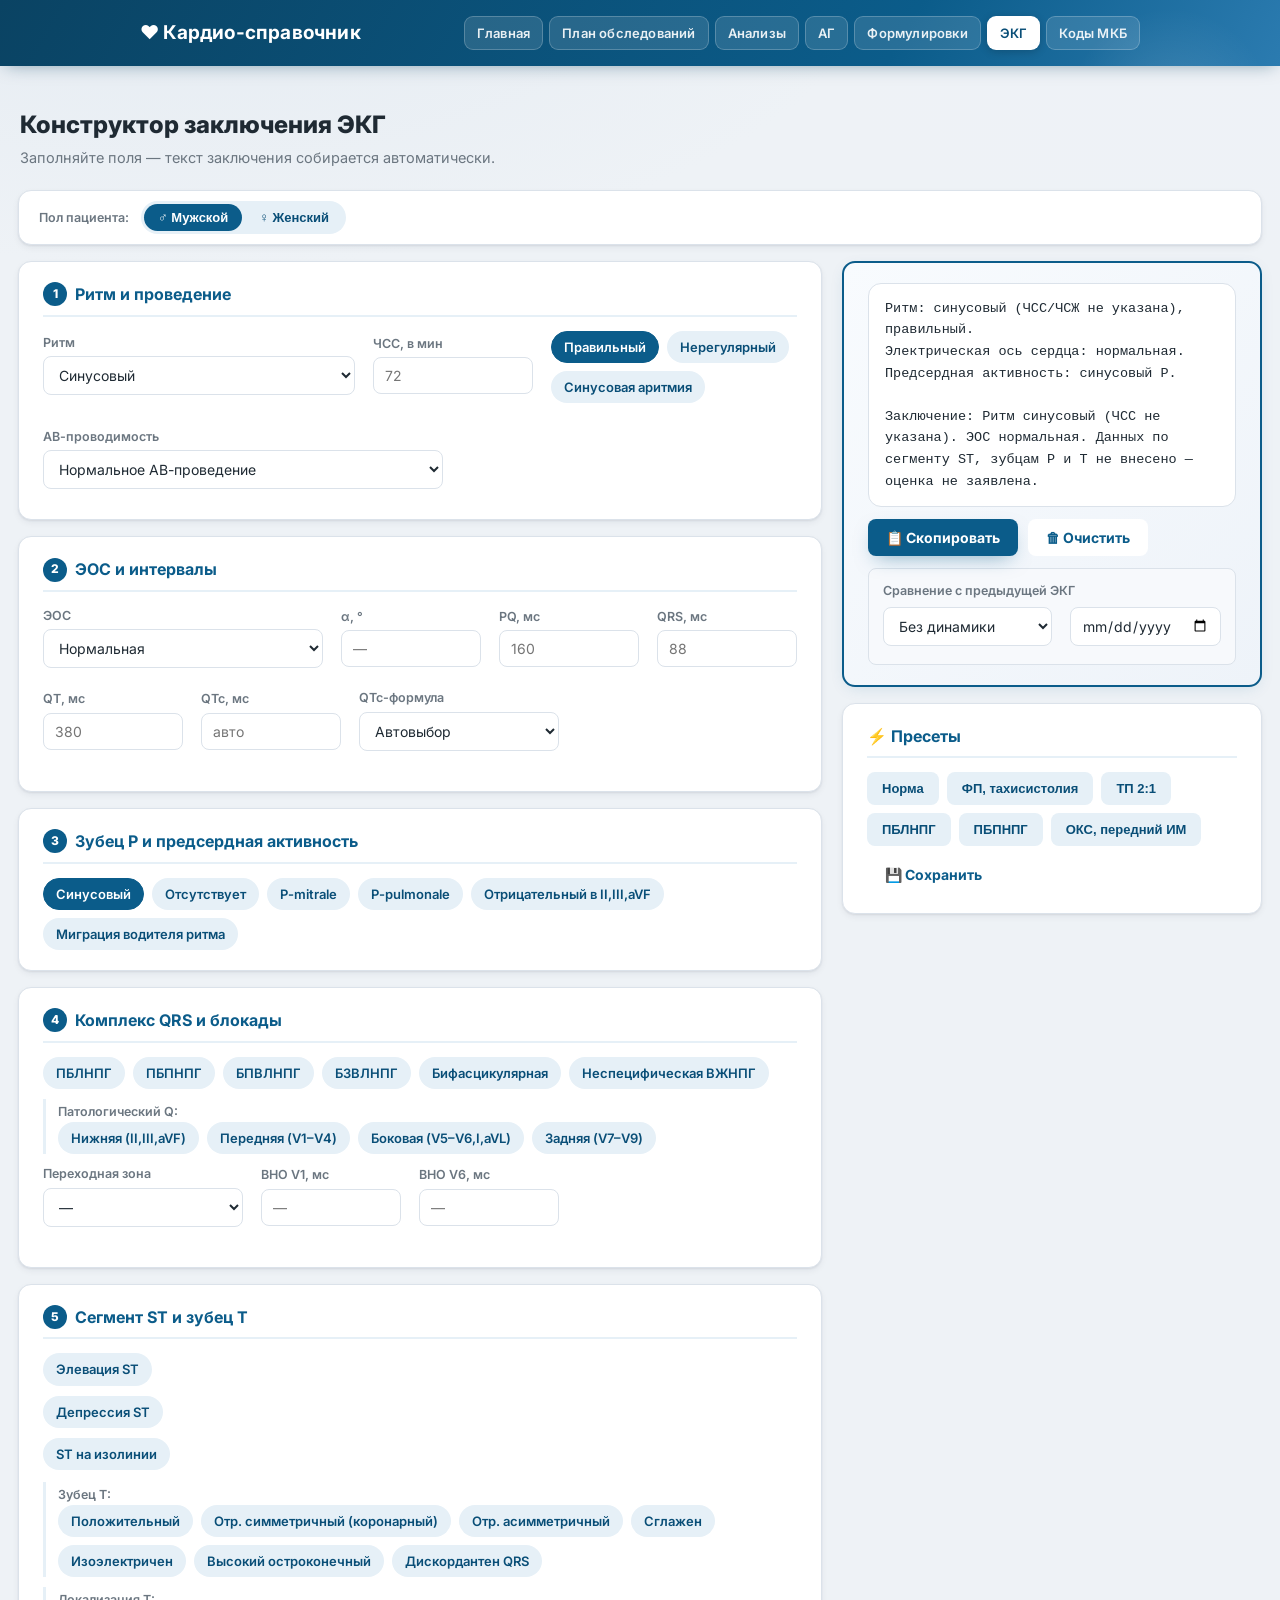
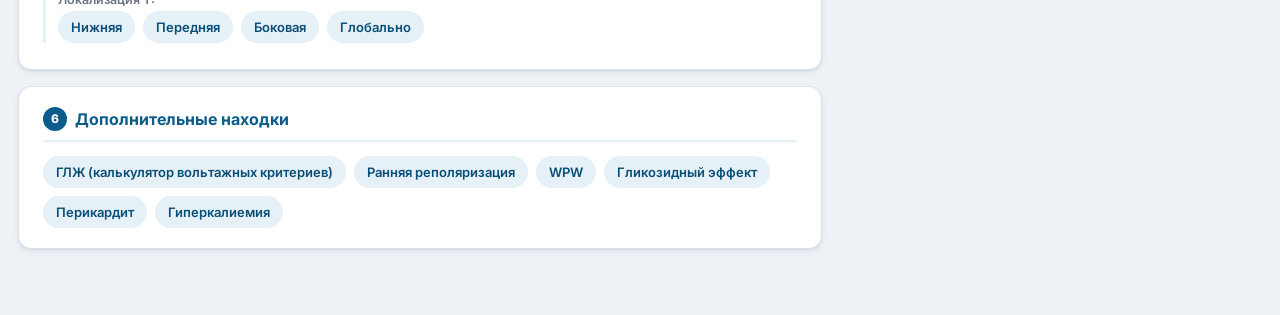
<file: ecg.html>
<!DOCTYPE html>
<html lang="ru">
<head>
<meta charset="utf-8">
<meta name="viewport" content="width=device-width, initial-scale=1">
<title>ЭКГ — конструктор заключения</title>
<link rel="preconnect" href="https://fonts.googleapis.com">
<link href="https://fonts.googleapis.com/css2?family=Inter:wght@400;500;600;700;800&display=swap" rel="stylesheet">
<link rel="stylesheet" href="styles.css">
<style>
  /* === НОВЫЙ ЛЕЙАУТ: асимметричная сетка 65/35, контейнер 1400px === */
  .ecg-container { max-width: 1400px; margin: 0 auto; padding: 22px 18px 50px; }

  .ecg-grid {
    display: grid;
    grid-template-columns: 1fr 420px;
    gap: 20px;
    align-items: start;
  }

  /* Полоска пола пациента */
  .sex-bar {
    display: flex;
    align-items: center;
    gap: 12px;
    background: var(--surface);
    border: 1.5px solid var(--border);
    border-radius: var(--r);
    padding: 10px 20px;
    margin-bottom: 16px;
    box-shadow: var(--shadow-1);
  }
  .sex-bar .lbl { margin: 0; white-space: nowrap; }

  /* На узких экранах: одна колонка */
  @media (max-width: 900px) {
    .ecg-grid { grid-template-columns: 1fr; }
    .results { position: static !important; }
  }

  /* === КАРТОЧКИ === */
  .card {
    background: var(--surface);
    border: 1.5px solid var(--border);
    border-radius: var(--r);
    padding: 20px 24px;
    margin-bottom: 16px;
    box-shadow: var(--shadow-1);
  }
  .card h2 {
    font-size: 16px; color: var(--primary);
    border-bottom: 2px solid var(--primary-soft);
    padding-bottom: 8px; margin: 0 0 14px;
    display: flex; align-items: center; gap: 8px;
  }
  .card h2 .num {
    background: var(--primary);
    color: #fff;
    font-size: 12px;
    font-weight: 800;
    width: 24px; height: 24px;
    border-radius: 50%;
    display: inline-flex;
    align-items: center;
    justify-content: center;
    flex-shrink: 0;
  }

  /* === ПРАВАЯ КОЛОНКА: результат === */
  .results { position: sticky; top: 16px; }

  .result-card {
    background: linear-gradient(135deg, #f8fbfe 0%, #eef3f9 100%);
    border: 2px solid var(--primary);
    border-radius: var(--r);
    padding: 20px 24px;
    margin-bottom: 16px;
    box-shadow: 0 4px 16px -4px rgba(11, 92, 138, .15);
  }

  /* === ПОЛЯ ВВОДА === */
  .row { display: flex; flex-wrap: wrap; gap: 10px 18px; align-items: center; margin-bottom: 10px; }
  .field { display: flex; flex-direction: column; gap: 4px; margin-bottom: 10px; min-width: 140px; flex: 1 1 auto; }
  label.lbl { font-weight: 600; font-size: 12.5px; color: var(--muted); }
  input, select, textarea {
    font-family: var(--font); font-size: 14px;
    padding: 9px 11px; border: 1.5px solid var(--border);
    border-radius: var(--r-sm); background: #fff; color: var(--text); width: 100%;
    transition: border-color .12s, box-shadow .12s;
  }
  input:focus, select:focus, textarea:focus { outline: none; border-color: var(--primary); box-shadow: 0 0 0 3px var(--primary-soft); }
  input.fld-warn, select.fld-warn { border-color: var(--orange); background: var(--orange-soft); }
  input.fld-bad, select.fld-bad { border-color: var(--red); background: var(--red-soft); }

  /* === ЧИПЫ === */
  .chips { display: flex; flex-wrap: wrap; gap: 8px; }
  .chk {
    display: inline-flex; align-items: center; gap: 6px;
    background: var(--primary-soft); border: 1.5px solid transparent;
    border-radius: 20px; padding: 5px 12px; cursor: pointer;
    font-size: 13px; font-weight: 600; color: var(--primary-2);
    user-select: none; transition: background .12s, border-color .12s, color .12s;
  }
  .chk input { display: none; }
  .chk.on { background: var(--primary); color: #fff; border-color: var(--primary); }

  /* === ПОДБЛОКИ === */
  .sub { margin: 10px 0 6px; padding-left: 12px; border-left: 3px solid var(--primary-soft); }
  .sub .field { min-width: 130px; }

  /* === ПОДСКАЗКИ === */
  .hint { font-size: 12.5px; padding: 9px 13px; border-radius: 0 var(--r-sm) var(--r-sm) 0; margin: 6px 0; display: none; border-left: 4px solid; }
  .hint.warn { display: block; background: var(--orange-soft); border-color: var(--orange); color: var(--orange-deep); line-height: 1.45; }
  .hint.bad { display: block; background: var(--red-soft); border-color: var(--red); color: var(--red-deep); line-height: 1.45; }
  .hint.ok { display: block; background: var(--green-soft); border-color: var(--green); color: var(--green-deep); line-height: 1.45; }

  /* === ВЫВОД === */
  .out {
    white-space: pre-wrap;
    font-family: var(--mono, 'Consolas', 'SF Mono', Menlo, monospace);
    font-size: 13.5px; line-height: 1.6;
    background: #fff;
    border: 1.5px solid var(--border);
    border-radius: var(--r);
    padding: 14px 16px;
    min-height: 200px;
    color: var(--text);
  }

  /* === КНОПКИ === */
  .btns { display: flex; gap: 10px; flex-wrap: wrap; margin-top: 12px; align-items: center; }
  button.act {
    font-family: var(--font); font-weight: 700; font-size: 14px; border: none;
    border-radius: var(--r-sm); padding: 10px 18px; cursor: pointer;
    transition: background .15s, transform .12s;
  }
  button.act:hover { transform: translateY(-1px); }
  .primary { background: var(--primary); color: #fff; box-shadow: var(--shadow-primary); }
  .primary:hover { background: var(--primary-2); }
  .ghost { background: #fff; color: var(--primary); border: 1.5px solid var(--border); }
  .ghost:hover { background: var(--primary-softer); }

  /* === ПРЕСЕТЫ === */
  .presets { display: flex; flex-wrap: wrap; gap: 8px; margin-top: 4px; }
  .preset {
    background: var(--primary-soft); border: 1.5px solid transparent;
    color: var(--primary-2); border-radius: var(--r-sm);
    padding: 8px 14px; font-weight: 600; font-size: 13px; cursor: pointer; transition: background .12s;
  }
  .preset:hover { background: var(--primary); color: #fff; }

  /* === ПЕРЕКЛЮЧАТЕЛЬ === */
  .toggle { display: inline-flex; background: var(--primary-soft); border-radius: 20px; padding: 3px; gap: 3px; }
  .toggle button { border: none; background: transparent; padding: 6px 14px; border-radius: 17px; font-weight: 600; font-size: 13px; cursor: pointer; color: var(--primary-2); }
  .toggle button.on { background: var(--primary); color: #fff; }

  .chk.hidden { display: none; }

  /* === ТОСТ === */
  .toast { position: fixed; bottom: 24px; left: 50%; transform: translateX(-50%) translateY(20px); background: var(--primary-2); color: #fff; padding: 11px 22px; border-radius: 10px; opacity: 0; transition: opacity .2s, transform .2s; pointer-events: none; z-index: 50; font-weight: 600; }
  .toast.show { opacity: 1; transform: translateX(-50%) translateY(0); }

  .small { font-size: 12.5px; color: var(--muted); }

  /* Динамика — объединённый подблок */
  .dyn-group {
    background: var(--surface-2);
    border: 1.5px solid var(--border);
    border-radius: var(--r-sm);
    padding: 12px 14px;
    margin-top: 12px;
  }
  .dyn-group .lbl { margin-bottom: 6px; display: block; }
  .dyn-group .row { margin-bottom: 6px; }

  /* Калькулятор ГЛЖ — таблица результатов */
  .lvh-results {
    margin-top: 10px;
    padding: 10px 12px;
    background: var(--surface-2);
    border: 1px solid var(--border);
    border-radius: var(--r-sm);
    font-size: 12.5px;
    line-height: 1.65;
  }
  .lvh-results .lvh-row { display: flex; align-items: baseline; gap: 10px; padding: 2px 0; }
  .lvh-results .lvh-name { flex: 0 0 auto; min-width: 210px; }
  .lvh-results .lvh-val { flex: 0 0 auto; font-weight: 700; min-width: 80px; text-align: right; }
  .lvh-results .lvh-norm { flex: 1 1 auto; color: var(--muted); font-size: 11.5px; }
  .lvh-results .lvh-row.ok { color: var(--text); }
  .lvh-results .lvh-row.hit { color: var(--red-deep); }
  .lvh-results .lvh-row.hit .lvh-val { font-weight: 800; }
  .lvh-results .lvh-row.na { color: var(--muted); font-style: italic; }
  .lvh-results .lvh-verdict { margin-top: 8px; padding-top: 8px; border-top: 1px solid var(--border); font-weight: 700; }
  .lvh-results .lvh-verdict.hit { color: var(--red-deep); }
  .lvh-results .lvh-verdict.ok { color: var(--green-deep); }
  .lvh-results .lvh-qrs-hint { margin-top: 8px; padding: 8px 11px; background: var(--orange-soft); border-left: 3px solid var(--orange); color: var(--orange-deep); font-size: 12px; border-radius: 0 var(--r-sm) var(--r-sm) 0; }
</style>
</head>
<body>
<header>
  <div class="topnav">
    <span class="brand">❤️ Кардио-справочник</span>
    <div class="nav-links">
      <a href="index.html">Главная</a>
      <a href="planner.html">План обследований</a>
      <a href="analizy.html">Анализы</a>
      <a href="ag.html">АГ</a>
      <a href="formulas.html">Формулировки</a>
      <a href="ecg.html" class="active">ЭКГ</a>
      <a href="mkb.html">Коды МКБ</a>
    </div>
  </div>
</header>

<div class="ecg-container">
  <div class="page-title">Конструктор заключения ЭКГ</div>
  <div class="page-sub">Заполняйте поля — текст заключения собирается автоматически.</div>

  <!-- ПОЛ ПАЦИЕНТА — глобальный параметр над всеми блоками -->
  <div class="sex-bar">
    <label class="lbl">Пол пациента:</label>
    <div class="toggle" id="sexToggle">
      <button data-s="m" class="on">♂ Мужской</button>
      <button data-s="f">♀ Женский</button>
    </div>
  </div>

  <div class="ecg-grid">
    <!-- ЛЕВАЯ КОЛОНКА: ввод данных -->
    <div>
      <!-- БЛОК 1: на полную ширину -->
      <div class="card">
        <h2><span class="num">1</span> Ритм и проведение</h2>
        <div class="row">
          <div class="field" style="flex:2 1 220px;">
            <label class="lbl">Ритм</label>
            <select id="rhythm">
              <option value="sinus">Синусовый</option>
              <option value="atrial">Предсердный</option>
              <option value="avnodal">АВ-узловой</option>
              <option value="af">Фибрилляция предсердий</option>
              <option value="flutter">Трепетание предсердий</option>
              <option value="svt">Наджелудочковая тахикардия</option>
              <option value="vt">Желудочковая тахикардия</option>
              <option value="pacer">ЭКС</option>
            </select>
          </div>
          <div class="field" style="flex:1 1 120px;max-width:160px;">
            <label class="lbl" id="hrLabel">ЧСС, в мин</label>
            <input id="hr" type="number" inputmode="numeric" placeholder="72">
          </div>
          <div class="chips" id="regularity" style="flex:1 1 200px;align-self:flex-end;padding-bottom:4px;">
            <label class="chk"><input type="checkbox" data-k="reg">Правильный</label>
            <label class="chk"><input type="checkbox" data-k="irreg">Нерегулярный</label>
                      <label class="chk"><input type="checkbox" data-k="sinusArr">Синусовая аритмия</label>
                    </div>
        </div>

        <div class="row" id="rhythmExtras">
          <div class="field" id="flutterRatioWrap" style="display:none;max-width:220px;">
            <label class="lbl">Проведение (F:QRS)</label>
            <select id="flutterRatio">
              <option value="2:1">2:1</option>
              <option value="3:1">3:1</option>
              <option value="4:1">4:1</option>
              <option value="var">переменное</option>
            </select>
          </div>
          <div class="field" id="pacerModeWrap" style="display:none;max-width:200px;">
            <label class="lbl">Режим ЭКС</label>
            <select id="pacerMode">
              <option value="AAI">AAI</option>
              <option value="VVI">VVI</option>
              <option value="DDD">DDD</option>
              <option value="DDDR">DDDR</option>
              <option value="VVIR">VVIR</option>
            </select>
          </div>
        </div>

        <div class="sub" id="pacerDetailWrap" style="display:none;">
          <label class="lbl">Детали ЭКС</label>
          <div class="row">
            <label class="chk" id="pacerSpkLbl"><input type="checkbox" id="pacerSpk">спайки</label>
            <div class="field" style="max-width:260px;margin-bottom:0;"><label class="lbl">Захват</label>
              <select id="pacerCap">
                <option value="">— не указан</option>
                <option value="эффективный предсердный захват">предсердный</option>
                <option value="эффективный желудочковый захват">желудочковый</option>
                <option value="эффективный бивентрикулярный захват">бивентрикулярный</option>
                <option value="неэффективная стимуляция">неэффективная</option>
              </select>
            </div>
          </div>
          <div class="field"><label class="lbl">Прочее по ЭКС</label><input id="pacerNote" placeholder="сенсинг, пороги…"></div>
        </div>

        <div class="field" style="max-width:400px;">
          <label class="lbl">АВ-проводимость</label>
          <select id="avBlock">
            <option value="none">Нормальное АВ-проведение</option>
            <option value="avb1">АВ-блокада I степени</option>
            <option value="avb2_1">АВ-блокада II ст. Мобитц I (Самойлова-Венкебаха)</option>
            <option value="avb2_2">АВ-блокада II ст. Мобитц II</option>
            <option value="avb2_fixed">АВ-блокада II ст. 2:1</option>
            <option value="avb3">АВ-блокада III ст. (полная)</option>
          </select>
        </div>

        <div class="hint" id="b1Hint"></div>
        <div class="hint" id="pqHint"></div>
      </div>

      <!-- БЛОК 2: на полную ширину -->
      <div class="card">
        <h2><span class="num">2</span> ЭОС и интервалы</h2>
        <div class="row">
          <div class="field" style="flex:2 1 200px;max-width:280px;">
            <label class="lbl">ЭОС</label>
            <select id="axis">
              <option value="normal">Нормальная</option>
              <option value="vertical">Вертикальная</option>
              <option value="horizontal">Горизонтальная</option>
              <option value="left">Отклонена влево</option>
              <option value="right">Отклонена вправо</option>
              <option value="extleft">Резко влево</option>
              <option value="extright">Резко вправо</option>
              <option value="indet">Неопределённая</option>
            </select>
          </div>
          <div class="field" style="flex:0 1 90px;max-width:110px;">
            <label class="lbl">α, °</label>
            <input id="alpha" type="number" placeholder="—">
          </div>
          <div class="field" style="flex:0 1 90px;max-width:110px;">
            <label class="lbl">PQ, мс</label>
            <input id="pq" type="number" placeholder="160">
          </div>
          <div class="field" style="flex:0 1 90px;max-width:110px;">
            <label class="lbl">QRS, мс</label>
            <input id="qrs" type="number" placeholder="88">
          </div>
          <div class="field" style="flex:0 1 90px;max-width:110px;">
            <label class="lbl">QT, мс</label>
            <input id="qt" type="number" placeholder="380">
          </div>
          <div class="field" style="flex:0 1 90px;max-width:110px;">
            <label class="lbl">QTc, мс</label>
            <input id="qtcManual" type="number" placeholder="авто">
          </div>
          <div class="field" style="flex:1 1 150px;max-width:200px;">
            <label class="lbl">QTc-формула</label>
            <select id="qtcFormula">
              <option value="auto">Автовыбор</option>
              <option value="bazett">Bazett</option>
              <option value="fridericia">Fridericia</option>
              <option value="framingham">Framingham</option>
            </select>
          </div>
        </div>
        <div class="hint" id="qrsHint"></div>
        <div class="hint" id="qtHint"></div>
      </div>

      <!-- БЛОК 3: на полную ширину -->
      <div class="card">
        <h2><span class="num">3</span> Зубец P и предсердная активность</h2>
        <div class="chips" id="pWave">
          <label class="chk"><input type="checkbox" data-k="sinus">Синусовый</label>
          <label class="chk"><input type="checkbox" data-k="absent">Отсутствует</label>
          <label class="chk"><input type="checkbox" data-k="f">f-волны</label>
          <label class="chk"><input type="checkbox" data-k="F">F-волны</label>
          <label class="chk"><input type="checkbox" data-k="mitrale">P-mitrale</label>
          <label class="chk"><input type="checkbox" data-k="pulmonale">P-pulmonale</label>
          <label class="chk"><input type="checkbox" data-k="neg23">Отрицательный в II,III,aVF</label>
          <label class="chk"><input type="checkbox" data-k="wandering">Миграция водителя ритма</label>
        </div>
        <div class="sub" id="fAmpWrap" style="display:none;">
          <div class="field" style="max-width:250px;">
            <label class="lbl">Амплитуда f-волн</label>
            <select id="fAmp">
              <option value="">— не указана</option>
              <option value="coarse">Крупноволновые</option>
              <option value="fine">Мелковолновые</option>
            </select>
          </div>
        </div>
        <div class="sub" id="pLeadsWrap" style="display:none;">
          <label class="lbl">Отведения (уточнение):</label>
          <div class="chips" id="pLeads">
            <label class="chk"><input type="checkbox" data-k="II">II</label>
            <label class="chk"><input type="checkbox" data-k="III">III</label>
            <label class="chk"><input type="checkbox" data-k="aVF">aVF</label>
            <label class="chk"><input type="checkbox" data-k="V1">V1</label>
            <label class="chk"><input type="checkbox" data-k="V4">V4</label>
            <label class="chk"><input type="checkbox" data-k="V6">V6</label>
          </div>
        </div>
        <div class="sub" id="pPositionWrap" style="display:none;">
          <div class="field" style="max-width:320px;">
            <label class="lbl">Положение P относительно QRS</label>
            <select id="pPosition">
              <option value="">— не указано</option>
              <option value="before">Перед QRS (P-R &lt; 0.12 с)</option>
              <option value="fused">Слитно с QRS (P не виден)</option>
              <option value="after">После QRS (на сегменте ST)</option>
            </select>
          </div>
        </div>
        <div class="hint" id="pHint"></div>
      </div>

      <!-- БЛОК 4 -->
      <div class="card">
        <h2><span class="num">4</span> Комплекс QRS и блокады</h2>
        <div class="chips" id="blocks">
          <label class="chk"><input type="checkbox" data-k="pblnpnpg">ПБЛНПГ</label>
          <label class="chk"><input type="checkbox" data-k="pbpnpnpg">ПБПНПГ</label>
          <label class="chk"><input type="checkbox" data-k="bpvlnpng">БПВЛНПГ</label>
          <label class="chk"><input type="checkbox" data-k="bzvlnpng">БЗВЛНПГ</label>
          <label class="chk"><input type="checkbox" data-k="bifasc">Бифасцикулярная</label>
          <label class="chk"><input type="checkbox" data-k="nsivcd">Неспецифическая ВЖНПГ</label>
        </div>
        <div class="sub">
          <label class="lbl">Патологический Q:</label>
          <div class="chips" id="pathQ">
            <label class="chk"><input type="checkbox" data-k="inf">Нижняя (II,III,aVF)</label>
            <label class="chk"><input type="checkbox" data-k="ant">Передняя (V1–V4)</label>
            <label class="chk"><input type="checkbox" data-k="lat">Боковая (V5–V6,I,aVL)</label>
            <label class="chk"><input type="checkbox" data-k="post">Задняя (V7–V9)</label>
          </div>
        </div>
        <div class="row" style="margin-top:10px;">
          <div class="field" style="max-width:200px;">
            <label class="lbl">Переходная зона</label>
            <select id="rz">
              <option value="">—</option>
              <option value="V2">V2</option><option value="V3">V3</option>
              <option value="V4">V4</option><option value="V5">V5</option>
              <option value="left">Смещена влево</option>
              <option value="right">Смещена вправо</option>
            </select>
          </div>
          <div class="field" style="max-width:130px;"><label class="lbl">ВНО V1, мс</label><input id="vnoV1" type="number" placeholder="—"></div>
          <div class="field" style="max-width:130px;"><label class="lbl">ВНО V6, мс</label><input id="vnoV6" type="number" placeholder="—"></div>
        </div>
      </div>

      <!-- БЛОК 5 -->
      <div class="card">
        <h2><span class="num">5</span> Сегмент ST и зубец T</h2>
        <div class="chips" id="stElWrap">
          <label class="chk"><input type="checkbox" data-k="on">Элевация ST</label>
        </div>
        <div class="sub" id="stElBody" style="display:none;">
          <label class="lbl">Отведения:</label>
          <div class="chips" id="stElLeads">
            <label class="chk"><input type="checkbox" data-k="i">I</label>
            <label class="chk"><input type="checkbox" data-k="ii">II</label>
            <label class="chk"><input type="checkbox" data-k="iii">III</label>
            <label class="chk"><input type="checkbox" data-k="avr">aVR</label>
            <label class="chk"><input type="checkbox" data-k="avl">aVL</label>
            <label class="chk"><input type="checkbox" data-k="avf">aVF</label>
            <label class="chk"><input type="checkbox" data-k="v1">V1</label>
            <label class="chk"><input type="checkbox" data-k="v2">V2</label>
            <label class="chk"><input type="checkbox" data-k="v3">V3</label>
            <label class="chk"><input type="checkbox" data-k="v4">V4</label>
            <label class="chk"><input type="checkbox" data-k="v5">V5</label>
            <label class="chk"><input type="checkbox" data-k="v6">V6</label>
          </div>
          <div class="row">
            <div class="field" style="max-width:200px;"><label class="lbl">Тип</label>
              <select id="stElType"><option value="horiz">Горизонтальная</option><option value="convex">Выпуклая кверху</option><option value="asc">Косовосходящая</option></select>
            </div>
            <div class="field" style="max-width:250px;"><label class="lbl">Макс. до ___ мм в отв. ___</label><input id="stElMax" placeholder="напр. 3 мм в V2"></div>
          </div>
          <div class="chips" id="recip" style="margin-top:6px;">
            <label class="chk"><input type="checkbox" data-k="y">Реципрокные изменения</label>
          </div>
        </div>

        <div class="chips" id="stDepWrap" style="margin-top:10px;">
          <label class="chk"><input type="checkbox" data-k="on">Депрессия ST</label>
        </div>
        <div class="sub" id="stDepBody" style="display:none;">
          <label class="lbl">Отведения:</label>
          <div class="chips" id="stDepLeads">
            <label class="chk"><input type="checkbox" data-k="i">I</label>
            <label class="chk"><input type="checkbox" data-k="ii">II</label>
            <label class="chk"><input type="checkbox" data-k="iii">III</label>
            <label class="chk"><input type="checkbox" data-k="avr">aVR</label>
            <label class="chk"><input type="checkbox" data-k="avl">aVL</label>
            <label class="chk"><input type="checkbox" data-k="avf">aVF</label>
            <label class="chk"><input type="checkbox" data-k="v1">V1</label>
            <label class="chk"><input type="checkbox" data-k="v2">V2</label>
            <label class="chk"><input type="checkbox" data-k="v3">V3</label>
            <label class="chk"><input type="checkbox" data-k="v4">V4</label>
            <label class="chk"><input type="checkbox" data-k="v5">V5</label>
            <label class="chk"><input type="checkbox" data-k="v6">V6</label>
          </div>
          <div class="row">
            <div class="field" style="max-width:200px;"><label class="lbl">Тип</label>
              <select id="stDepType"><option value="horiz">Горизонтальная</option><option value="desc">Косонисходящая</option><option value="asc">Косовосходящая</option></select>
            </div>
            <div class="field" style="max-width:250px;"><label class="lbl">Макс. до ___ мм в отв. ___</label><input id="stDepMax" placeholder="напр. 2 мм в V5"></div>
          </div>
        </div>

        <div class="chips" id="stIsoWrap" style="margin-top:10px;">
          <label class="chk"><input type="checkbox" data-k="on">ST на изолинии</label>
        </div>

        <div class="sub" style="margin-top:12px;">
          <label class="lbl">Зубец T:</label>
          <div class="chips" id="tWave">
            <label class="chk"><input type="checkbox" data-k="pos">Положительный</label>
            <label class="chk"><input type="checkbox" data-k="negcor">Отр. симметричный (коронарный)</label>
            <label class="chk"><input type="checkbox" data-k="negasym">Отр. асимметричный</label>
            <label class="chk"><input type="checkbox" data-k="smooth">Сглажен</label>
            <label class="chk"><input type="checkbox" data-k="iso">Изоэлектричен</label>
            <label class="chk"><input type="checkbox" data-k="tall">Высокий остроконечный</label>
            <label class="chk"><input type="checkbox" data-k="disc">Дискордантен QRS</label>
          </div>
        </div>
        <div class="sub">
          <label class="lbl">Локализация T:</label>
          <div class="chips" id="tLoc">
            <label class="chk"><input type="checkbox" data-k="inf">Нижняя</label>
            <label class="chk"><input type="checkbox" data-k="ant">Передняя</label>
            <label class="chk"><input type="checkbox" data-k="lat">Боковая</label>
            <label class="chk"><input type="checkbox" data-k="glob">Глобально</label>
          </div>
        </div>
        <div class="hint" id="stHint"></div>
      </div>

      <!-- БЛОК 6 -->
      <div class="card">
        <h2><span class="num">6</span> Дополнительные находки</h2>
        <div class="chips" id="extra">
          <label class="chk"><input type="checkbox" data-k="lvh_calc">ГЛЖ (калькулятор вольтажных критериев)</label>
          <label class="chk"><input type="checkbox" data-k="erp">Ранняя реполяризация</label>
          <label class="chk"><input type="checkbox" data-k="wpw">WPW</label>
          <label class="chk"><input type="checkbox" data-k="glyc">Гликозидный эффект</label>
          <label class="chk"><input type="checkbox" data-k="pericard">Перикардит</label>
          <label class="chk"><input type="checkbox" data-k="hyperK">Гиперкалиемия</label>
        </div>
        <div class="sub" id="lvhCalcWrap" style="display:none;">
          <label class="lbl">Вольтажные критерии ГЛЖ</label>
          <div class="row">
            <div class="field" style="max-width:150px;">
              <label class="lbl">R aVL, мм</label>
              <input id="lvhRaVL" type="number" placeholder="—" title="Амплитуда зубца R в отведении aVL, мм. Порог ≥ 11 мм.">
            </div>
            <div class="field" style="max-width:150px;">
              <label class="lbl">S V3, мм</label>
              <input id="lvhSV3" type="number" placeholder="—" title="Амплитуда зубца S в отведении V3, мм.">
            </div>
            <div class="field" style="max-width:150px;">
              <label class="lbl">S V1, мм</label>
              <input id="lvhSV1" type="number" placeholder="—" title="Амплитуда зубца S в отведении V1, мм.">
            </div>
            <div class="field" style="max-width:200px;">
              <label class="lbl">R макс. V5/V6, мм</label>
              <input id="lvhRV56max" type="number" placeholder="—" title="Введите большее из значений R V5 и R V6.">
            </div>
          </div>
          <div id="lvhResults" class="lvh-results"></div>
        </div>
        <div class="hint" id="b6Hint"></div>
      </div>
    </div>

    <!-- ПРАВАЯ КОЛОНКА: результат -->
    <div class="results">
      <div class="result-card">
        <div id="out" class="out"></div>
        <div class="btns">
          <button class="act primary" id="copyBtn">📋 Скопировать</button>
          <button class="act ghost" id="clearBtn">🗑 Очистить</button>
        </div>

        <div class="dyn-group">
          <label class="lbl">Сравнение с предыдущей ЭКГ</label>
          <div class="row" style="margin-top:6px;">
            <select id="dyn" style="flex:1 1 160px;">
              <option value="">Без динамики</option>
              <option value="pos">Положительная</option>
              <option value="neg">Отрицательная</option>
              <option value="new">Впервые выявлено</option>
            </select>
            <input id="dynDate" type="date" style="flex:1 1 140px;">
          </div>
        </div>
      </div>

      <div class="card">
        <h2>⚡ Пресеты</h2>
        <div class="presets" id="presets"></div>
        <div class="btns" style="margin-top:10px;">
          <button class="act ghost" id="savePreset">💾 Сохранить</button>
        </div>
      </div>
    </div>
  </div>
</div>

<div class="toast" id="toast"></div>

<script>
const PRESETS = {
  "Норма": {rhythm:"sinus",axis:"normal",reg:true,sinus:true,stIso:true,tWave:{pos:true}},
  "ФП, тахисистолия": {rhythm:"af",hr:120,irreg:true,absent:true,f:true},
  "ТП 2:1": {rhythm:"flutter",flutterRatio:"2:1",hr:150,reg:true,absent:true,F:true},
  "ПБЛНПГ": {rhythm:"sinus",axis:"left",reg:true,sinus:true,qrs:130,pblnpnpg:true,tWave:{disc:true}},
  "ПБПНПГ": {rhythm:"sinus",axis:"normal",reg:true,sinus:true,qrs:125,pbpnpnpg:true},
  "ОКС, передний ИМ": {rhythm:"sinus",axis:"normal",reg:true,sinus:true,stElOn:true,stElLeads:{v1_v4:true},stElType:"convex",stElMax:"4 мм в V2",recip:true,stDepOn:true,stDepLeads:{ii_iii_avf:true}}
};
const STORE_KEY = "ecgBuilderV2";

const S = {
  rhythm:"sinus", pacerMode:"AAI", hr:"", reg:false, irreg:false, sinusArr:false, pPosition:"",
  sex:"m", flutterRatio:"2:1",
  axis:"normal", alpha:"", pq:"", qrs:"", qt:"", qtcManual:"", qtcFormula:"auto",
  avBlock:"none",
  pWave:{sinus:false,absent:false,f:false,F:false,mitrale:false,pulmonale:false,neg23:false,wandering:false},
  fAmp:"", pLeads:{},
  blocks:{pblnpnpg:false,pbpnpnpg:false,bpvlnpng:false,bzvlnpng:false,bifasc:false,nsivcd:false},
  pathQ:{inf:false,ant:false,lat:false,post:false},
  rz:"", vnoV1:"", vnoV6:"",
  stElOn:false, stElLeads:{}, stElType:"convex", stElMax:"", recip:false,
  stDepOn:false, stDepLeads:{}, stDepType:"horiz", stDepMax:"",
  stIso:false,
  tWave:{pos:false,negcor:false,negasym:false,smooth:false,iso:false,tall:false,disc:false},
  tLoc:{inf:false,ant:false,lat:false,glob:false},
  extra:{lvh_calc:false,erp:false,wpw:false,glyc:false,pericard:false,hyperK:false},
  lvhRaVL:"", lvhSV3:"", lvhSV1:"", lvhRV56max:"",
  pacerSpk:false, pacerCap:"", pacerNote:"",
  dyn:"", dynDate:""
};

function saveState(){ try{ localStorage.setItem(STORE_KEY, JSON.stringify(S)); }catch(e){} }
function loadState(){ try{ const r=localStorage.getItem(STORE_KEY); if(r){ const o=JSON.parse(r); mergeInto(S,o); } }catch(e){} }

function scalarObj(pairs){
  const o={};
  for(const k in pairs){
    const field=pairs[k];
    Object.defineProperty(o,k,{ get:()=>S[field], set:v=>{S[field]=v;}, enumerable:true });
  }
  return o;
}

const regObj = {
  get reg(){ return S.reg; },
  set reg(v){ S.reg=v; if(v){ S.irreg=false; S.sinusArr=false; } },
  get irreg(){ return S.irreg; },
  set irreg(v){ S.irreg=v; if(v){ S.reg=false; S.sinusArr=false; } },
  get sinusArr(){ return S.sinusArr; },
  set sinusArr(v){ S.sinusArr=v; if(v){ S.reg=false; S.irreg=false; } }
};

const pWaveObj = new Proxy(S.pWave, {
  set(t, k, v){
    t[k] = v;
    if (v === true) {
      if (k === "sinus")     { t.f=false; t.F=false; t.absent=false; t.wandering=false; t.neg23=false; S.pPosition=""; }
      if (k === "f")         { t.sinus=false; t.F=false; t.wandering=false; t.neg23=false; S.pPosition=""; }
      if (k === "F")         { t.sinus=false; t.f=false; t.wandering=false; t.neg23=false; S.pPosition=""; }
      if (k === "absent")    { t.sinus=false; t.wandering=false; t.neg23=false; S.pPosition=""; }
      if (k === "wandering") { t.sinus=false; t.f=false; t.F=false; t.absent=false; t.neg23=false; S.pPosition=""; }
      if (k === "neg23")     { t.sinus=false; t.f=false; t.F=false; t.absent=false; t.wandering=false; }
    }
    if (v === false && k === "neg23") { S.pPosition = ""; }
    if (!t.f) S.fAmp = "";
    return true;
  }
});

function pLeadsNeeded(){ return !!(S.pWave.f||S.pWave.F||S.pWave.mitrale||S.pWave.pulmonale||S.pWave.neg23); }

function refreshPVisibility(){
  $("fAmpWrap").style.display = S.pWave.f ? "block" : "none";
  $("pLeadsWrap").style.display = pLeadsNeeded() ? "block" : "none";
}

const stElOnProxy = { get on(){ return S.stElOn; }, set on(v){ S.stElOn=v; if(v) S.stIso=false; } };
const stDepOnProxy = { get on(){ return S.stDepOn; }, set on(v){ S.stDepOn=v; if(v) S.stIso=false; } };
const stIsoProxy = { get on(){ return S.stIso; }, set on(v){ S.stIso=v; if(v){ S.stElOn=false; S.stDepOn=false; } } };
const recipObj = scalarObj({y:"recip"});

const $ = id=>document.getElementById(id);
function toast(msg){ const t=$("toast"); t.textContent=msg; t.classList.add("show"); setTimeout(()=>t.classList.remove("show"),1600); }

function qtcAll(qt, hr){
  if(!qt || !hr || hr<=0) return null;
  const rr = 60/hr;
  return { bazett: qt/Math.sqrt(rr), fridericia: qt/Math.cbrt(rr), framingham: qt+154*(1-rr) };
}

function fmt(n,d=0){ return (Math.round(n*Math.pow(10,d))/Math.pow(10,d)).toFixed(d); }
function fmtDate(v){ const m=/^(\d{4})-(\d{2})-(\d{2})$/.exec(v||""); return m? m[3]+"."+m[2]+"."+m[1]:""; }

function build(){
  const qtc = qtcAll(num(S.qt), num(S.hr));
  const full = [];

  const RM = {sinus:"синусовый",atrial:"предсердный",avnodal:"АВ-узловой",af:"фибрилляция предсердий",flutter:"трепетание предсердий",svt:"наджелудочковая тахикардия",vt:"желудочковая тахикардия",pacer:"кардиостимулятора (ЭКС)"};
  let rhythmType = RM[S.rhythm]||S.rhythm;
  if(S.rhythm==="pacer") rhythmType += " в режиме " + S.pacerMode;
  if(S.rhythm==="flutter") rhythmType += " с проведением " + S.flutterRatio;

  const hrVal = num(S.hr);
  const isSinusTach = (S.rhythm==="sinus" && hrVal!==null && hrVal>100);
  const isSinusBrady = (S.rhythm==="sinus" && hrVal!==null && hrVal<60);
  if(isSinusTach) rhythmType = "Синусовая тахикардия";
  else if(isSinusBrady) rhythmType = "Синусовая брадикардия";
  const shortRhythm = isSinusTach || isSinusBrady;
  const isCHSZh = (S.rhythm==="af"||S.rhythm==="flutter"||S.rhythm==="vt"||(S.rhythm==="pacer"&&S.pacerMode.includes("VV")));
  let hrPart = hrVal ? " с "+(isCHSZh?"ЧСЖ ":"ЧСС ")+hrVal+" в мин" : " (ЧСС/ЧСЖ не указана)";
  let regularity = S.reg?", правильный":S.irreg?", нерегулярный":S.sinusArr?", синусовая аритмия":"";
  if(S.rhythm==="pacer") regularity = "";
  const pacerDetails = (S.rhythm==="pacer") ? (()=>{ let t=""; if(S.pacerSpk) t+=", регистрируются спайки стимулятора"; if(S.pacerCap) t+=", "+S.pacerCap; if(S.pacerNote.trim()) t+=", "+S.pacerNote.trim(); return t; })() : "";

  const AX = {normal:"нормальная",vertical:"вертикальная",horizontal:"горизонтальная",left:"отклонена влево",right:"отклонена вправо",extleft:"резко отклонена влево",extright:"резко отклонена вправо",indet:"неопределённая"};
  let axisPart = " ЭОС "+(AX[S.axis]||S.axis);
  if(num(S.alpha)!==null) axisPart += " (угол α "+num(S.alpha)+"°)";

  full.push((shortRhythm?"":"Ритм: ")+rhythmType+hrPart+regularity+pacerDetails+".");
  full.push("Электрическая ось сердца: "+(AX[S.axis]||S.axis)+(num(S.alpha)!==null?" (угол α "+num(S.alpha)+"°)":"")+".");

  const intParts = [];
  if(num(S.pq)) intParts.push("PQ "+num(S.pq)+" мс");
  if(num(S.qrs)) intParts.push("QRS "+num(S.qrs)+" мс");

  const qtcM = num(S.qtcManual);
  if(qtcM!==null){
    intParts.push("QT/QTc "+(num(S.qt)?num(S.qt)+"/":"")+fmt(qtcM)+" мс (QTc с плёнки)");
  } else if(qtc){
    if(S.qtcFormula==="auto"){
      const chosen = (hrVal<60||hrVal>90)?"fridericia":"bazett";
      const other = chosen==="bazett"?"fridericia":"bazett";
      intParts.push("QT/QTc "+num(S.qt)+"/"+fmt(qtc[chosen])+" мс (выбрана "+(chosen==="bazett"?"Bazett":"Fridericia")+" как наиболее точная для ЧСС "+hrVal+"/мин; по "+(other==="bazett"?"Bazett":"Fridericia")+" "+fmt(qtc[other])+" мс)");
    } else {
      intParts.push("QT/QTc "+num(S.qt)+"/"+fmt(qtc[S.qtcFormula])+" мс (по формуле "+(S.qtcFormula==="bazett"?"Bazett":S.qtcFormula==="fridericia"?"Fridericia":"Framingham")+")");
    }
  } else if(num(S.qt)){
    intParts.push("QT "+num(S.qt)+" мс");
  }

  if(S.avBlock!=="none"){
    const avLabels = {avb1:"АВ-блокада I степени",avb2_1:"АВ-блокада II степени Мобитц I (Самойлова-Венкебаха)",avb2_2:"АВ-блокада II степени Мобитц II",avb2_fixed:"АВ-блокада II степени 2:1",avb3:"АВ-блокада III степени (полная поперечная блокада)"};
    intParts.push(avLabels[S.avBlock]);
  }

  if(intParts.length){ const t="Интервалы: "+intParts.join(", ")+"."; full.push(t); }

  const pw = [];
  const pLeadStr = leadStr(S.pLeads);
  const amplit = S.pWave.f&&S.fAmp?(S.fAmp==="coarse"?" крупноволновые":" мелковолновые"):"";
  for(const k in S.pWave){
    if(!S.pWave[k]) continue;
    if(S.rhythm==="af"      && (k==="sinus"||k==="F"||k==="mitrale"||k==="pulmonale"||k==="neg23"||k==="wandering")) continue;
    if(S.rhythm==="flutter" && (k==="sinus"||k==="f"||k==="mitrale"||k==="pulmonale"||k==="neg23"||k==="wandering")) continue;
    if((S.rhythm==="sinus"||S.rhythm==="atrial"||S.rhythm==="avnodal"||S.rhythm==="svt"||S.rhythm==="vt") && (k==="f"||k==="F")) continue;
    let t;
    if(k==="sinus") t="синусовый P";
    else if(k==="absent") t="P отсутствует";
    else if(k==="f") t="f-волны"+amplit;
    else if(k==="F") t="F-волны (трепетание предсердий)";
    else if(k==="mitrale") t="P-mitrale";
    else if(k==="pulmonale") t="P-pulmonale";
    else if(k==="neg23"){
      t="отрицательный P";
      if(pLeadStr) t+=" в отведениях "+pLeadStr;
      else t+=" в отведениях II, III, aVF";
      if(S.rhythm==="avnodal" && S.pPosition){
        if(S.pPosition==="before") t+=", расположен перед комплексом QRS, интервал P-R укорочен (< 0.12 с)";
        else if(S.pPosition==="fused") t+=", сливается с комплексом QRS (P не виден)";
        else if(S.pPosition==="after") t+=", расположен после комплекса QRS (на сегменте ST)";
      }
      pw.push(t);
      continue;
    }
    else if(k==="wandering") t="миграция водителя ритма (изменчивая морфология P)";
    else continue;
    const withLeads = (k==="f"||k==="F"||k==="mitrale"||k==="pulmonale");
    if(withLeads&&pLeadStr) t+=" в отведениях "+pLeadStr;
    else if(k==="neg23"&&!pLeadStr) t+=" в отведениях II, III, aVF";
    pw.push(t);
  }
  if(pw.length){ const t="Предсердная активность: "+pw.join(", ")+"."; full.push(t); }

  const bl = [];
  const blLabels = {pblnpnpg:"ПБЛНПГ (время внутреннего отклонения > 60 мс в V5-V6, отсутствие септального q в I, aVL, V5-V6, дискордантность ST-T)",pbpnpnpg:"ПБПНПГ (rSR' в V1-V2, широкий пологий S в I, aVL, V5-V6)",bpvlnpng:"БПВЛНПГ",bzvlnpng:"БЗВЛНПГ",bifasc:"бифасцикулярная блокада",nsivcd:"неспецифическая внутрижелудочковая блокада"};
  for(const k in S.blocks){ if(S.blocks[k]&&blLabels[k]) bl.push(blLabels[k]); }
  const qrsWide = num(S.qrs)!==null&&num(S.qrs)>=120;
  let qrsText = "";
  if(bl.length) qrsText="Нарушения проводимости: "+bl.join(", ")+".";
  else if(qrsWide) qrsText="Комплекс QRS расширен (внутрижелудочковое замедление проведения).";
  else if(num(S.qrs)!==null) qrsText="Комплекс QRS не уширен.";
  if(qrsText){ full.push(qrsText); }

  const qz = [];
  const qzL = {inf:"нижней стенки (II, III, aVF)",ant:"передней стенки (V1–V4)",lat:"боковой стенки (V5–V6, I, aVL)",post:"задне-базальных отделов (V7–V9)"};
  for(const k in S.pathQ){ if(S.pathQ[k]) qz.push(qzL[k]); }
  if(qz.length){ const t="Патологический зубец Q (рубцовые изменения) в области: "+qz.join(", ")+"."; full.push(t); }

  const RZ_TXT = {V2:"в V2",V3:"в V3",V4:"в V4",V5:"в V5",left:"смещена влево",right:"смещена вправо"};
  if(S.rz){ const t="Переходная зона: "+RZ_TXT[S.rz]+"."; full.push(t); }

  const v1n=num(S.vnoV1), v6n=num(S.vnoV6);
  if(v1n!==null||v6n!==null){ const seg=[]; if(v1n!==null) seg.push("V1 = "+v1n+" мс"); if(v6n!==null) seg.push("V6 = "+v6n+" мс"); const t="Время внутреннего отклонения: "+seg.join(", ")+"."; full.push(t); }

  const stMaxTxt = v => { const n=num(v); return v?(n!==null&&String(v).trim()==String(n)?n+" мм":v.trim()):""; };

  if(S.stElOn){ const ld=zoneStr(S.stElLeads); const t="Элевация сегмента ST ("+(S.stElType==="convex"?"выпуклая кверху":S.stElType==="horiz"?"горизонтальная":"косовосходящая")+")"+(ld?" в отведениях "+ld:"")+(S.stElMax?" максимально до "+stMaxTxt(S.stElMax):"")+(S.recip?" с реципрокной депрессией":"")+"."; full.push(t); }

  if(S.stDepOn){ const ld=zoneStr(S.stDepLeads); const t="Депрессия сегмента ST ("+(S.stDepType==="horiz"?"горизонтальная":S.stDepType==="desc"?"косонисходящая":"косовосходящая")+")"+(ld?" в отведениях "+ld:"")+(S.stDepMax?" максимально до "+stMaxTxt(S.stDepMax):"")+"."; full.push(t); }

  if(S.stIso&&!S.stElOn&&!S.stDepOn){ const t="Сегмент ST на изолинии во всех отведениях."; full.push(t); }

  const tw=[];
  const twL={pos:"положительный",negcor:"отрицательный симметричный (коронарный)",negasym:"отрицательный асимметричный (дистрофические изменения)",smooth:"сглажен",iso:"изоэлектричен",tall:"высокий остроконечный",disc:"дискордантен QRS"};
  for(const k in S.tWave){ if(S.tWave[k]&&twL[k]) tw.push(twL[k]); }
  if(tw.length){ const zt=tLocNominative(S.tLoc); const t="Зубец T: "+tw.join(", ")+(zt?" "+zt+".":"."); full.push(t); }

  const ex=[];
  const exL={
    lvh_calc: (()=>{
      const results=computeLvh();
      const positives=results.filter(r=>r.computed && r.positive);
      if(!positives.length) return "";
      const narrNames={sl:"индекс Соколова–Лайона",ravl:"R aVL",cornell:"Корнельский вольтажный индекс",cornellProd:"Корнельское произведение"};
      const parts=positives.map(r=>narrNames[r.id]+" = "+fmt(r.value)+" "+r.unit);
      return "признаки ГЛЖ ("+parts.join("; ")+")";
    })(),
    erp:"феномен ранней реполяризации желудочков (элевация ST с вогнутостью кверху, зазубрина на колене R)",
    wpw:"феномен WPW (укорочение PQ, дельта-волна)",
    glyc:"гликозидный эффект (корытообразное смещение сегмента ST вниз от изолинии)",
    pericard:"диффузные изменения (вероятно, перикардит: конкордантная элевация ST, депрессия PR)",
    hyperK:"признаки гиперкалиемии (высокий остроконечный зубец T, расширение QRS)"
  };
  for(const k in S.extra){ if(S.extra[k]&&exL[k]) ex.push(exL[k]); }
  if(ex.length){ const t="Дополнительные паттерны: "+ex.join("; ")+"."; full.push(t); }

  let summary = summarize();
  full.push(""); full.push(summary);

  if(S.dyn){
    const base={pos:"Положительная динамика",neg:"Отрицательная динамика",new:"Впервые выявленные изменения"}[S.dyn];
    let d;
    if(S.dyn==="new") d=S.dynDate?base+" (в сравнении с ЭКГ от "+fmtDate(S.dynDate)+").":base+".";
    else d=base+(S.dynDate?" в сравнении с архивной ЭКГ от "+fmtDate(S.dynDate)+".":".");
    full.push(d);
  }

  $("out").textContent = full.join("\n");
  renderLvhResults();
  runValidations();
  saveState();
  $("pPosition").value = S.pPosition;
}

function summarize(){
  const anyData = S.rhythm!=="sinus"||num(S.hr)!==null||num(S.pq)!==null||num(S.qrs)!==null||num(S.qt)!==null||num(S.qtcManual)!==null||num(S.alpha)!==null||S.dyn!==""||S.rz!==""||num(S.vnoV1)!==null||num(S.vnoV6)!==null||["stIso","stElOn","stDepOn"].some(k=>S[k])||S.reg||S.irreg||S.sinusArr||Object.values(S.pWave).some(Boolean)||Object.values(S.blocks).some(Boolean)||Object.values(S.pathQ).some(Boolean)||Object.values(S.tWave).some(Boolean)||Object.values(S.tLoc).some(Boolean)||Object.values(S.extra).some(Boolean)||S.avBlock!=="none";
  if(!anyData) return "Заключение: данные ЭКГ не внесены — заполните блоки 1–6.";
  const af=(S.rhythm==="af"||S.rhythm==="flutter");
  const tPath=["negcor","negasym","smooth","iso","tall","disc"].some(k=>S.tWave[k]);
  const ischemia=S.stElOn||S.stDepOn||tPath;
  const infarct=(S.pathQ.inf||S.pathQ.ant||S.pathQ.lat||S.pathQ.post);
  const blocks=Object.values(S.blocks).some(Boolean)||(num(S.qrs)!==null&&num(S.qrs)>=120)||(S.avBlock!=="none");
  const norm=!af&&!ischemia&&!infarct&&!blocks&&!Object.values(S.extra).some(Boolean);

  const RM={sinus:"синусовый",atrial:"предсердный",avnodal:"АВ-узловой",af:"фибрилляция предсердий",flutter:"трепетание предсердий",svt:"наджелудочковая тахикардия",vt:"желудочковая тахикардия",pacer:"ЭКС"};
  let sr=RM[S.rhythm]||S.rhythm;
  if(S.rhythm==="flutter") sr+=" "+S.flutterRatio;
  const hrVal=num(S.hr);
  const isSinusTach = (S.rhythm==="sinus" && hrVal!==null && hrVal>100);
  const isSinusBrady = (S.rhythm==="sinus" && hrVal!==null && hrVal<60);
  if(isSinusTach) sr = "Синусовая тахикардия";
  else if(isSinusBrady) sr = "Синусовая брадикардия";
  const shortRhythm = isSinusTach || isSinusBrady;
  const isCHSZh=(S.rhythm==="af"||S.rhythm==="flutter"||S.rhythm==="vt"||(S.rhythm==="pacer"&&S.pacerMode.includes("VV")));
  const hrText=hrVal?" с "+(isCHSZh?"ЧСЖ ":"ЧСС ")+hrVal+" в мин.":" (ЧСС не указана).";
  const AX={normal:"нормальная",vertical:"вертикальная",horizontal:"горизонтальная",left:"отклонена влево",right:"отклонена вправо",extleft:"резко отклонена влево",extright:"резко отклонена вправо",indet:"неопределённая"};
  const prefix="Заключение: "+(shortRhythm?"":"Ритм ")+sr+hrText+" ЭОС "+(AX[S.axis]||S.axis)+".";

  if(norm){
    const morph=S.stIso||S.tWave.pos;
    return prefix+(morph?" Патологических изменений не зарегистрировано.":" Данных по сегменту ST, зубцам P и T не внесено — оценка не заявлена.");
  }

  const findings=[];
  if(af) findings.push("нарушение ритма");
  if(S.avBlock!=="none") findings.push("атриовентрикулярная блокада ("+S.avBlock.replace("avb1","I ст.").replace("avb2_1","II ст. Мобитц I").replace("avb2_2","II ст. Мобитц II").replace("avb2_fixed","II ст. 2:1").replace("avb3","III ст.")+")");
  if(infarct) findings.push("рубцовые изменения миокарда (патологический зубец Q)");
  if(S.stElOn||S.stDepOn||S.tWave.negcor||S.tWave.negasym) findings.push("ишемические изменения сегмента ST-T");
  else if(tPath) findings.push("неспецифические нарушения процессов реполяризации");
  if(Object.values(S.blocks).some(Boolean)||(num(S.qrs)>=120)) findings.push("нарушения внутрижелудочковой проводимости");
  if(S.extra.lvh_calc) findings.push("ЭКГ-признаки гипертрофии левого желудочка");
  if(S.extra.erp) findings.push("феномен ранней реполяризации желудочков");
  if(S.extra.wpw) findings.push("феномен WPW");
  if(S.extra.glyc) findings.push("признаки гликозидного эффекта");
  if(S.extra.pericard) findings.push("изменения, характерные для перикардита");
  if(S.extra.hyperK) findings.push("признаки гиперкалиемии");

  return prefix+" "+findings.map(f=>f.charAt(0).toUpperCase()+f.slice(1)+".").join(" ");
}

function leadStr(obj){ const m={II:"II",III:"III",aVF:"aVF",V1:"V1",V4:"V4",V6:"V6"}; const keys=Object.keys(obj).filter(k=>obj[k]); return keys.length?keys.map(k=>m[k]||k).join(", "):""; }
function zoneStr(obj){ const m={i:"I",ii:"II",iii:"III",avr:"aVR",avl:"aVL",avf:"aVF",v1:"V1",v2:"V2",v3:"V3",v4:"V4",v5:"V5",v6:"V6"}; const order=["i","ii","iii","avr","avl","avf","v1","v2","v3","v4","v5","v6"]; const keys=order.filter(k=>obj[k]); return keys.length?keys.map(k=>m[k]).join(", "):""; }
function tLocNominative(obj){ const m={inf:"нижней стенки",ant:"передней стенки",lat:"боковой стенки",post:"задне-базальных отделов"}; const keys=Object.keys(obj).filter(k=>obj[k]&&k!=="glob"); const parts=keys.map(k=>m[k]||k); if(obj.glob){ if(parts.length) return "диффузно по всем стенкам ЛЖ, преимущественно "+parts.join(", "); return "диффузно по всем стенкам ЛЖ"; } return parts.length?"в области "+parts.join(", "):""; }
function num(v){ const n=parseFloat(v); return isNaN(n)?null:n; }

function refreshHrLabel(){ const isCHSZh=(S.rhythm==="af"||S.rhythm==="flutter"||S.rhythm==="vt"||(S.rhythm==="pacer"&&S.pacerMode.includes("VV"))); $("hrLabel").textContent=isCHSZh?"ЧСЖ, в мин":"ЧСС, в мин"; }

function markField(id,cls){ const el=$(id); el.classList.remove("fld-warn","fld-bad"); if(cls) el.classList.add(cls==="bad"?"fld-bad":"fld-warn"); }

function computeLvh(){
  const raVL=num(S.lvhRaVL), sV3=num(S.lvhSV3), sV1=num(S.lvhSV1), rV56=num(S.lvhRV56max), qrs=num(S.qrs);
  const isF=S.sex==="f";
  const results=[];
  if(sV1!==null && rV56!==null){
    const v=sV1+rV56;
    results.push({ id:"sl", name:"Индекс Соколова–Лайона", value:v, unit:"мм", thresholdText:"норма ≤ 35", positive:v>35, computed:true });
  } else {
    results.push({ id:"sl", name:"Индекс Соколова–Лайона", computed:false });
  }
  if(raVL!==null){
    results.push({ id:"ravl", name:"R aVL", value:raVL, unit:"мм", thresholdText:"норма < 11", positive:raVL>=11, computed:true });
  } else {
    results.push({ id:"ravl", name:"R aVL", computed:false });
  }
  if(sV3!==null && raVL!==null){
    const v=sV3+raVL;
    const thr=isF?20:28;
    const thrText="норма ≤ "+thr+" для "+(isF?"женщин":"мужчин");
    results.push({ id:"cornell", name:"Корнельский вольтажный индекс", value:v, unit:"мм", thresholdText:thrText, positive:v>thr, computed:true });
  } else {
    results.push({ id:"cornell", name:"Корнельский вольтажный индекс", computed:false });
  }
  if(sV3!==null && raVL!==null && qrs!==null){
    const base=sV3+raVL+(isF?6:0);
    const v=base*qrs;
    results.push({ id:"cornellProd", name:"Корнельское произведение", value:v, unit:"мм×мс", thresholdText:"норма ≤ 2440", positive:v>2440, computed:true });
  } else {
    results.push({ id:"cornellProd", name:"Корнельское произведение", computed:false });
  }
  return results;
}

function renderLvhResults(){
  const wrap=$("lvhResults");
  if(!wrap) return;
  const results=computeLvh();
  const anyComputed=results.some(r=>r.computed);
  if(!anyComputed){
    wrap.innerHTML='<div class="lvh-row na">Введите значения амплитуд для расчёта</div>';
    return;
  }
  let html="";
  for(const r of results){
    if(!r.computed){
      html+='<div class="lvh-row na"><span class="lvh-name">'+r.name+'</span><span class="lvh-val">—</span></div>';
    } else {
      const cls=r.positive?"hit":"ok";
      html+='<div class="lvh-row '+cls+'"><span class="lvh-name">'+r.name+'</span><span class="lvh-val">'+fmt(r.value)+' '+r.unit+'</span><span class="lvh-norm">'+r.thresholdText+'</span></div>';
    }
  }
  const positives=results.filter(r=>r.computed && r.positive);
  let vClass, vText;
  if(positives.length){
    vClass="hit";
    vText="Признаки ГЛЖ выявлены"+(positives.length>1?" по нескольким критериям.":".");
  } else {
    vClass="ok";
    vText="Признаки ГЛЖ не выявлены.";
  }
  html+='<div class="lvh-verdict '+vClass+'">'+vText+'</div>';
  const raVL=num(S.lvhRaVL), sV3=num(S.lvhSV3), qrs=num(S.qrs);
  if(raVL!==null && sV3!==null && qrs===null){
    html+='<div class="lvh-qrs-hint">⚠ Заполните QRS в блоке 2, чтобы рассчитать Корнельское произведение.</div>';
  }
  wrap.innerHTML=html;
}

function runValidations(){
  ["b1Hint","pHint","qrsHint","pqHint","qtHint","stHint","b6Hint"].forEach(id=>{ const el=$(id); if(el) el._buf=[]; });
  ["pq","qrs","qt","qtcManual","stElMax","stDepMax"].forEach(id=>markField(id,null));
  if(S.extra.lvh_calc && num(S.lvhRaVL)!==null && num(S.lvhSV3)!==null && num(S.qrs)===null) markField("qrs","warn");
  const pqVal=num(S.pq), qrsVal=num(S.qrs);
  if(qrsVal>=120){ markField("qrs","warn"); if(!Object.values(S.blocks).some(Boolean)) addHint("qrsHint","warn","⚠ Уширение комплекса QRS (>=120 мс). Выберите вид нарушения проводимости в Блоке 4."); }
  if((S.blocks.pblnpnpg||S.blocks.pbpnpnpg)&&qrsVal!==null&&qrsVal<120) addHint("qrsHint","warn","⚠ Для полной блокады ножки пучка Гиса характерна ширина QRS >= 120 мс.");
  if(pqVal>200){ markField("pq","warn"); if(S.avBlock==="none") addHint("pqHint","warn","⚠ Удлинение PQ ("+pqVal+" мс) соответствует АВ-блокаде I степени."); }
  else if(pqVal!==null&&pqVal<120){ markField("pq","warn"); if(S.extra.wpw) addHint("pqHint","ok","✓ Интервал PQ укорочен в соответствии с синдромом WPW."); else addHint("pqHint","warn","⚠ Укорочение PQ (<120 мс). Проверьте наличие дельта-волны и WPW."); }
  if(S.avBlock==="avb1"&&pqVal!==null&&pqVal<=200) addHint("pqHint","warn","⚠ Выбрана АВ-блокада I степени, но интервал PQ в норме (<= 200 мс).");
  const qtcM=num(S.qtcManual); const qtc=qtcAll(num(S.qt),num(S.hr)); const qtcNorm=S.sex==="f"?460:440; const qtcBorder=qtcNorm+10; const sexLabel=S.sex==="f"?"женщин":"мужчин"; let checkV=null,src="";
  if(qtcM!==null){ checkV=Math.round(qtcM); src=" (с плёнки)"; markField("qtcManual", checkV>qtcBorder?"bad":(checkV>qtcNorm?"warn":null)); }
  else if(qtc){ const cf=S.qtcFormula==="auto"?(num(S.hr)<60||num(S.hr)>90?"fridericia":"bazett"):S.qtcFormula; checkV=Math.round(qtc[cf]); src=" (по "+(cf==="bazett"?"Bazett":"Fridericia")+")"; markField("qt", checkV>qtcBorder?"bad":(checkV>qtcNorm?"warn":null)); }
  if(checkV!==null){ if(checkV>500) addHint("qtHint","bad","🔴 Критическое удлинение интервала QTc ("+checkV+src+" мс) — высокий риск развития полиморфной ЖТ типа «пируэт»!"); else if(checkV>qtcBorder) addHint("qtHint","bad","🔴 QTc "+checkV+src+" мс удлинён: норма ≤ "+qtcNorm+" мс для "+sexLabel+"."); else if(checkV>qtcNorm) addHint("qtHint","warn","⚠ QTc "+checkV+src+" мс — верхняя граница нормы для "+sexLabel+" (норма ≤ "+qtcNorm+" мс)."); }
  if((S.rhythm==="af"||S.rhythm==="flutter")&&S.pWave.sinus) addHint("pHint","bad","🔴 При фибрилляции/трепетании предсердий синусовый зубец P невозможен.");
  if(S.rhythm==="sinus"&&S.pWave.absent) addHint("pHint","bad","🔴 При синусовом ритме зубец P не может отсутствовать — снимите один из флагов.");
  if(S.pWave.mitrale&&S.pWave.pulmonale) addHint("pHint","warn","⚠ Одновременно отмечены P-mitrale и P-pulmonale — уточните, какая перегрузка преобладает.");
  if(S.rhythm==="sinus"){
    const hrNum = num(S.hr);
    if(hrNum!==null && hrNum>100) addHint("b1Hint","warn","⚠ Синусовая тахикардия ("+hrNum+" в мин). Уточните клинический контекст.");
    if(hrNum!==null && hrNum>=50 && hrNum<60) addHint("b1Hint","warn","⚠ Умеренная синусовая брадикардия ("+hrNum+" в мин).");
    if(hrNum!==null && hrNum>=45 && hrNum<50) addHint("b1Hint","warn","⚠ Выраженная синусовая брадикардия ("+hrNum+" в мин). Проверьте симптоматику и наличие пауз.");
    if(hrNum!==null && hrNum<45) addHint("b1Hint","warn","⚠ Резко выраженная синусовая брадикардия ("+hrNum+" в мин). Проверьте симптоматику и наличие пауз.");
  }
  if(S.stElOn&&!S.recip) addHint("stHint","warn","⚠ Локальная элевация ST: исключите ОИМ, найдите реципрокные изменения.");
  if(S.stElOn&&!Object.values(S.stElLeads).some(Boolean)) addHint("stHint","warn","⚠ Элевация ST: локализация не указана.");
  if(S.stDepOn&&!Object.values(S.stDepLeads).some(Boolean)) addHint("stHint","warn","⚠ Депрессия ST: локализация не указана.");
  if(S.tWave.pos&&["negcor","negasym","smooth","iso","tall","disc"].some(k=>S.tWave[k])) addHint("stHint","warn","⚠ Отмечен и «T положительный», и патологические варианты T.");
  if(S.stElOn&&S.stDepOn) addHint("stHint","warn","⚠ Одновременно выбраны элевация и депрессия ST.");
  if(S.extra.erp&&S.stElOn) addHint("b6Hint","warn","⚠ Ранняя реполяризация сама даёт элевацию ST — проверьте дубль с блоком 5.");
  if(S.extra.pericard&&S.stElOn) addHint("b6Hint","warn","⚠ При перикардите элевация диффузная; отмечена локальная — исключите ИМ.");
  flushHints();
}

function setHint(id,cls,msg){ const el=$(id); if(!msg){ el.className="hint"; el.textContent=""; return; } el.className="hint "+cls; el.textContent=msg; }
function addHint(id,prio,msg){ const el=$(id); if(!el) return; el._buf=el._buf||[]; el._buf.push({prio,msg}); }
function flushHints(){ for(const id of ["b1Hint","pHint","qrsHint","pqHint","qtHint","stHint","b6Hint"]){ const el=$(id); if(!el) continue; const buf=el._buf||[]; el._buf=[]; if(!buf.length){ setHint(id,"",null); el.style.whiteSpace=""; continue; } const worst=buf.some(b=>b.prio==="bad")?"bad":buf.some(b=>b.prio==="warn")?"warn":"ok"; el.style.whiteSpace=buf.length>1?"pre-line":""; setHint(id,worst,buf.map(b=>b.msg).join("\n")); } }

function normalizeRhythmDefaults(){
  if(S.rhythm==="sinus"
     && !S.pWave.sinus && !S.pWave.absent
     && !S.pWave.f     && !S.pWave.F){
    pWaveObj.sinus = true;
  }
  if(S.rhythm==="sinus" && !S.reg && !S.irreg && !S.sinusArr){
    S.reg = true;
  }
}

function bind(){
  $("rhythm").value=S.rhythm;
  $("rhythm").onchange=e=>{
    S.rhythm=e.target.value;
    $("pacerModeWrap").style.display=S.rhythm==="pacer"?"flex":"none";
    $("pacerDetailWrap").style.display=S.rhythm==="pacer"?"block":"none";
    $("flutterRatioWrap").style.display=S.rhythm==="flutter"?"flex":"none";
    if(S.rhythm==="sinus"){ pWaveObj.sinus=true; pWaveObj.absent=false; pWaveObj.f=false; pWaveObj.F=false; pWaveObj.neg23=false; S.reg=true; S.irreg=false; S.sinusArr=false; S.pPosition=""; }
    else if(S.rhythm==="af"){ pWaveObj.sinus=false; pWaveObj.absent=true; pWaveObj.f=true; pWaveObj.F=false; S.reg=false; S.irreg=true; S.sinusArr=false; S.pPosition=""; pWaveObj.mitrale=false; pWaveObj.pulmonale=false; pWaveObj.neg23=false; pWaveObj.wandering=false; }
    else if(S.rhythm==="flutter"){ pWaveObj.sinus=false; pWaveObj.absent=true; pWaveObj.f=false; pWaveObj.F=true; S.reg=true; S.irreg=false; S.sinusArr=false; S.pPosition=""; pWaveObj.mitrale=false; pWaveObj.pulmonale=false; pWaveObj.neg23=false; pWaveObj.wandering=false; }
    else if(S.rhythm==="avnodal"){ pWaveObj.sinus=false; pWaveObj.absent=false; pWaveObj.f=false; pWaveObj.F=false; pWaveObj.neg23=true; S.reg=true; S.irreg=false; S.sinusArr=false; S.pPosition=""; }
    else if(S.rhythm==="svt"||S.rhythm==="vt"){ pWaveObj.sinus=false; pWaveObj.absent=true; pWaveObj.f=false; pWaveObj.F=false; pWaveObj.neg23=false; S.reg=true; S.irreg=false; S.sinusArr=false; S.pPosition=""; }
    else if(S.rhythm==="atrial"){ pWaveObj.sinus=false; pWaveObj.absent=false; pWaveObj.f=false; pWaveObj.F=false; pWaveObj.neg23=false; S.reg=true; S.irreg=false; S.sinusArr=false; S.pPosition=""; }
    else if(S.rhythm==="pacer"){ pWaveObj.sinus=false; S.reg=false; S.irreg=false; S.sinusArr=false; S.pPosition=""; pWaveObj.mitrale=false; pWaveObj.pulmonale=false; pWaveObj.neg23=false; pWaveObj.wandering=false; }
    syncUI(); refreshHrLabel(); build();
  };
  $("pacerMode").value=S.pacerMode; $("pacerMode").onchange=e=>{ S.pacerMode=e.target.value; refreshHrLabel(); build(); };
  $("pPosition").value=S.pPosition;
  $("pPosition").onchange=e=>{ S.pPosition=e.target.value; build(); };
  $("flutterRatio").value=S.flutterRatio; $("flutterRatio").onchange=e=>{ S.flutterRatio=e.target.value; build(); };
  $("hr").value=S.hr; $("hr").oninput=e=>{ S.hr=e.target.value; refreshHrLabel(); build(); };
  bindChips("regularity",regObj);
  $("axis").value=S.axis; $("axis").onchange=e=>{ S.axis=e.target.value; build(); };
  // Пол пациента — toggle-кнопки
  document.querySelectorAll("#sexToggle button").forEach(b => {
    b.onclick = () => {
      document.querySelectorAll("#sexToggle button").forEach(x => x.classList.remove("on"));
      b.classList.add("on");
      S.sex = b.dataset.s;
      build();
    };
  });
  $("avBlock").value=S.avBlock; $("avBlock").onchange=e=>{ S.avBlock=e.target.value; build(); };
  ["alpha","pq","qrs","qt","qtcManual"].forEach(id=>{ $(id).value=S[id]; $(id).oninput=e=>{ S[id]=e.target.value; build(); }; });
  $("qtcFormula").value=S.qtcFormula; $("qtcFormula").onchange=e=>{ S.qtcFormula=e.target.value; build(); };
  bindChips("pWave",pWaveObj);
  $("fAmp").value=S.fAmp; $("fAmp").onchange=e=>{ S.fAmp=e.target.value; build(); };
  bindChips("pLeads",S.pLeads);
  bindChips("blocks",S.blocks);
  bindChips("pathQ",S.pathQ);
  $("rz").value=S.rz; $("rz").onchange=e=>{ S.rz=e.target.value; build(); };
  ["vnoV1","vnoV6"].forEach(id=>{ $(id).value=S[id]; $(id).oninput=e=>{ S[id]=e.target.value; build(); }; });
  bindChips("stElWrap",stElOnProxy);
  $("stElWrap").addEventListener("change",()=>{ $("stElBody").style.display=S.stElOn?"block":"none"; if(S.stElOn){ S.stIso=false; syncChips("stIsoWrap",stIsoProxy); } build(); });
  bindChips("stElLeads",S.stElLeads);
  $("stElType").value=S.stElType; $("stElType").onchange=e=>{ S.stElType=e.target.value; build(); };
  $("stElMax").value=S.stElMax; $("stElMax").oninput=e=>{ S.stElMax=e.target.value; build(); };
  bindChips("recip",recipObj);
  bindChips("stDepWrap",stDepOnProxy);
  $("stDepWrap").addEventListener("change",()=>{ $("stDepBody").style.display=S.stDepOn?"block":"none"; if(S.stDepOn){ S.stIso=false; syncChips("stIsoWrap",stIsoProxy); } build(); });
  bindChips("stDepLeads",S.stDepLeads);
  $("stDepType").value=S.stDepType; $("stDepType").onchange=e=>{ S.stDepType=e.target.value; build(); };
  $("stDepMax").value=S.stDepMax; $("stDepMax").oninput=e=>{ S.stDepMax=e.target.value; build(); };
  bindChips("stIsoWrap",stIsoProxy);
  $("stIsoWrap").addEventListener("change",()=>{ if(S.stIso){ S.stElOn=false; S.stDepOn=false; $("stElBody").style.display="none"; $("stDepBody").style.display="none"; syncChips("stElWrap",stElOnProxy); syncChips("stDepWrap",stDepOnProxy); } build(); });
  bindChips("tWave",S.tWave);
  bindChips("tLoc",S.tLoc);
  bindChips("extra",S.extra);
  ["lvhRaVL","lvhSV3","lvhSV1","lvhRV56max"].forEach(id=>{ $(id).value=S[id]; $(id).oninput=e=>{ S[id]=e.target.value; build(); }; });
  $("extra").addEventListener("change",()=>{ $("lvhCalcWrap").style.display=S.extra.lvh_calc?"block":"none"; build(); });
  $("pacerSpk").checked=S.pacerSpk; $("pacerSpkLbl").classList.toggle("on",S.pacerSpk);
  $("pacerSpk").onchange=e=>{ S.pacerSpk=e.target.checked; $("pacerSpkLbl").classList.toggle("on",S.pacerSpk); build(); };
  $("pacerCap").value=S.pacerCap; $("pacerCap").onchange=e=>{ S.pacerCap=e.target.value; build(); };
  $("pacerNote").value=S.pacerNote; $("pacerNote").oninput=e=>{ S.pacerNote=e.target.value; build(); };
  $("dyn").value=S.dyn; $("dyn").onchange=e=>{ S.dyn=e.target.value; build(); };
  $("dynDate").value=S.dynDate; $("dynDate").onchange=e=>{ S.dynDate=e.target.value; build(); };
  $("pWave").addEventListener("change",()=>{ refreshPVisibility(); build(); });
  renderPresets();
  $("savePreset").onclick=saveCustomPreset;
  $("copyBtn").onclick=()=>{ copyText($("out").textContent); };
  $("clearBtn").onclick=()=>{ if(confirm("Сбросить все поля?")){ resetState(); build(); } };
  normalizeRhythmDefaults();
  syncUI();
}

function bindChips(cid,obj){ document.querySelectorAll("#"+cid+" .chk").forEach(lbl=>{ const key=lbl.querySelector("input").dataset.k; lbl.addEventListener("change",()=>{ obj[key]=lbl.querySelector("input").checked; syncChips(cid,obj); build(); }); }); }

function updatePWaveVisibility(){
  let hideKeys = [];
  if(S.rhythm==="af")
    hideKeys = ["sinus","F","mitrale","pulmonale","neg23","wandering"];
  else if(S.rhythm==="flutter")
    hideKeys = ["sinus","f","mitrale","pulmonale","neg23","wandering"];
  else if(S.rhythm==="sinus" || S.rhythm==="atrial" || S.rhythm==="avnodal"
       || S.rhythm==="svt" || S.rhythm==="vt")
    hideKeys = ["f","F"];
  ["sinus","absent","f","F","mitrale","pulmonale","neg23","wandering"].forEach(k=>{
    const input = document.querySelector('#pWave input[data-k="'+k+'"]');
    if(!input) return;
    input.closest(".chk").classList.toggle("hidden", hideKeys.includes(k));
  });
  document.querySelectorAll("#regularity .chk").forEach(el=>{
    el.classList.toggle("hidden", S.rhythm==="pacer");
  });
}

function syncUI(){
  syncChips("regularity",regObj);
  syncChips("pWave",S.pWave); syncChips("pLeads",S.pLeads);
  syncChips("blocks",S.blocks); syncChips("pathQ",S.pathQ);
  syncChips("stElWrap",stElOnProxy); syncChips("stElLeads",S.stElLeads); syncChips("recip",recipObj);
  syncChips("stDepWrap",stDepOnProxy); syncChips("stDepLeads",S.stDepLeads);
  syncChips("stIsoWrap",stIsoProxy);
  syncChips("tWave",S.tWave); syncChips("tLoc",S.tLoc);
  syncChips("extra",S.extra);
  $("rhythm").value=S.rhythm; $("pacerMode").value=S.pacerMode; $("flutterRatio").value=S.flutterRatio; $("hr").value=S.hr; $("axis").value=S.axis; $("avBlock").value=S.avBlock;
  // Синхронизация toggle пола
  document.querySelectorAll("#sexToggle button").forEach(b => {
    b.classList.toggle("on", b.dataset.s === S.sex);
  });
  ["alpha","pq","qrs","qt","qtcManual","fAmp","rz","vnoV1","vnoV6","stElType","stElMax","stDepType","stDepMax","lvhRaVL","lvhSV3","lvhSV1","lvhRV56max"].forEach(id=>{ $(id).value=S[id]; });
  $("qtcFormula").value=S.qtcFormula; $("dyn").value=S.dyn; $("dynDate").value=S.dynDate;
  $("pacerModeWrap").style.display=S.rhythm==="pacer"?"flex":"none";
  $("flutterRatioWrap").style.display=S.rhythm==="flutter"?"flex":"none";
  $("stElBody").style.display=S.stElOn?"block":"none";
  $("stDepBody").style.display=S.stDepOn?"block":"none";
  refreshPVisibility();
  $("pPositionWrap").style.display = S.rhythm==="avnodal" ? "block" : "none";
  $("pPosition").value = S.pPosition;
  $("lvhCalcWrap").style.display=S.extra.lvh_calc?"block":"none";
  $("pacerDetailWrap").style.display=S.rhythm==="pacer"?"block":"none";
  $("pacerSpk").checked=S.pacerSpk; $("pacerSpkLbl").classList.toggle("on",S.pacerSpk);
  $("pacerCap").value=S.pacerCap; $("pacerNote").value=S.pacerNote;
  refreshHrLabel();
  updatePWaveVisibility();
}

function syncChips(cid,obj){ document.querySelectorAll("#"+cid+" .chk").forEach(lbl=>{ const key=lbl.querySelector("input").dataset.k; const v=!!obj[key]; lbl.querySelector("input").checked=v; lbl.classList.toggle("on",v); }); }

function copyText(t){ if(navigator.clipboard&&navigator.clipboard.writeText) navigator.clipboard.writeText(t).then(()=>toast("Скопировано")).catch(()=>fallbackCopy(t)); else fallbackCopy(t); }
function fallbackCopy(t){ const ta=document.createElement("textarea"); ta.value=t; ta.style.position="fixed"; ta.style.opacity="0"; document.body.appendChild(ta); ta.select(); try{ document.execCommand("copy"); toast("Скопировано"); }catch(e){ toast("Ошибка"); } document.body.removeChild(ta); }

function defaultState(){ return { rhythm:"sinus",pacerMode:"AAI",hr:"",reg:false,irreg:false,sinusArr:false,pPosition:"",sex:"m",flutterRatio:"2:1",axis:"normal",alpha:"",pq:"",qrs:"",qt:"",qtcManual:"",qtcFormula:"auto",avBlock:"none",pWave:{sinus:false,absent:false,f:false,F:false,mitrale:false,pulmonale:false,neg23:false,wandering:false},fAmp:"",pLeads:{},blocks:{pblnpnpg:false,pbpnpnpg:false,bpvlnpng:false,bzvlnpng:false,bifasc:false,nsivcd:false},pathQ:{inf:false,ant:false,lat:false,post:false},rz:"",vnoV1:"",vnoV6:"",stElOn:false,stElLeads:{},stElType:"convex",stElMax:"",recip:false,stDepOn:false,stDepLeads:{},stDepType:"horiz",stDepMax:"",stIso:false,tWave:{pos:false,negcor:false,negasym:false,smooth:false,iso:false,tall:false,disc:false},tLoc:{inf:false,ant:false,lat:false,glob:false},extra:{lvh_calc:false,erp:false,wpw:false,glyc:false,pericard:false,hyperK:false},lvhRaVL:"",lvhSV3:"",lvhSV1:"",lvhRV56max:"",dyn:"",dynDate:"",pacerSpk:false,pacerCap:"",pacerNote:"" }; }

function mergeInto(target, src){
  for (const k in src){
    const v = src[k];
    if (v && typeof v === "object" && !Array.isArray(v)
        && target[k] && typeof target[k] === "object"){
      for (const kk in target[k]) delete target[k][kk];
      Object.assign(target[k], v);
    } else {
      target[k] = v;
    }
  }
}

function resetState(){
  mergeInto(S,defaultState());
  normalizeRhythmDefaults();
  syncUI();
  build();
}

let customPresets={};
try{ customPresets=JSON.parse(localStorage.getItem("ecgPresets")||"{}"); }catch(e){}

function renderPresets(){ const wrap=$("presets"); wrap.innerHTML=""; const all=Object.assign({},PRESETS,customPresets); for(const name in all){ const b=document.createElement("button"); b.className="preset"; b.textContent=name; b.onclick=()=>{ applyPreset(all[name]); toast("Пресет: "+name); }; wrap.appendChild(b); } }

function applyPreset(p){ if(!p||typeof p!=="object") return; const d=defaultState(); mergeInto(S,d); for(const k in d){ if(!(k in p)) continue; if(typeof d[k]==="object"||d[k]===null) continue; S[k]=(typeof p[k]==="number"&&typeof d[k]==="string")?String(p[k]):p[k]; } for(const g of ["pWave","blocks","pathQ","tWave","tLoc","extra"]){ if(p[g]) Object.assign(S[g],d[g],p[g]); } for(const g of ["pWave","blocks","pathQ"]){ for(const k in S[g]){ if(k in p&&k!==g) S[g][k]=p[k]; } } for(const k in S.tWave){ if("t_"+k in p) S.tWave[k]=p["t_"+k]; } for(const k of ["stElLeads","stDepLeads","pLeads"]){ if(p[k]){ for(const kk in S[k]) delete S[k][kk]; Object.assign(S[k],p[k]); } } syncUI(); build(); }

function saveCustomPreset(){ const name=prompt("Название пресета:"); if(!name) return; const data=JSON.parse(JSON.stringify(S)); customPresets[name]=data; localStorage.setItem("ecgPresets",JSON.stringify(customPresets)); renderPresets(); toast("Пресет сохранён"); }

loadState();
bind();
build();
</script>
</body>
</html>
</file>
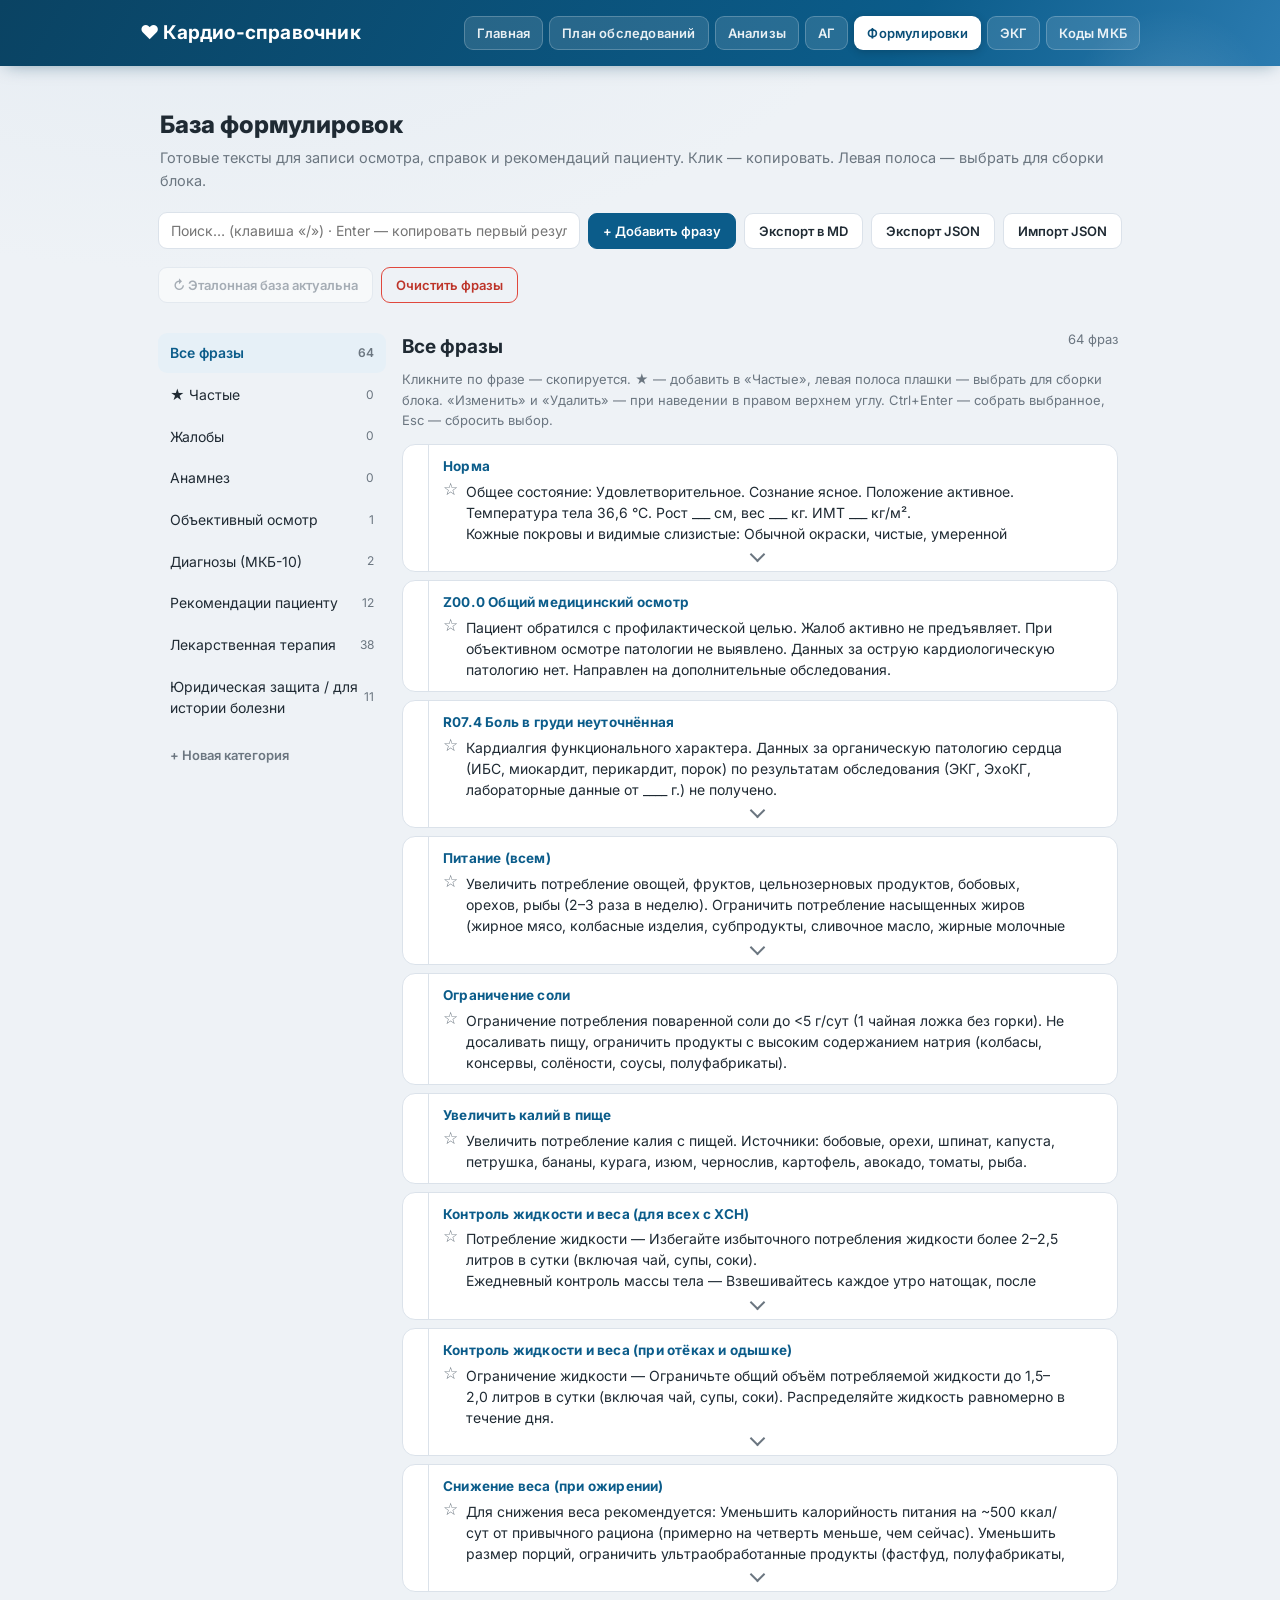
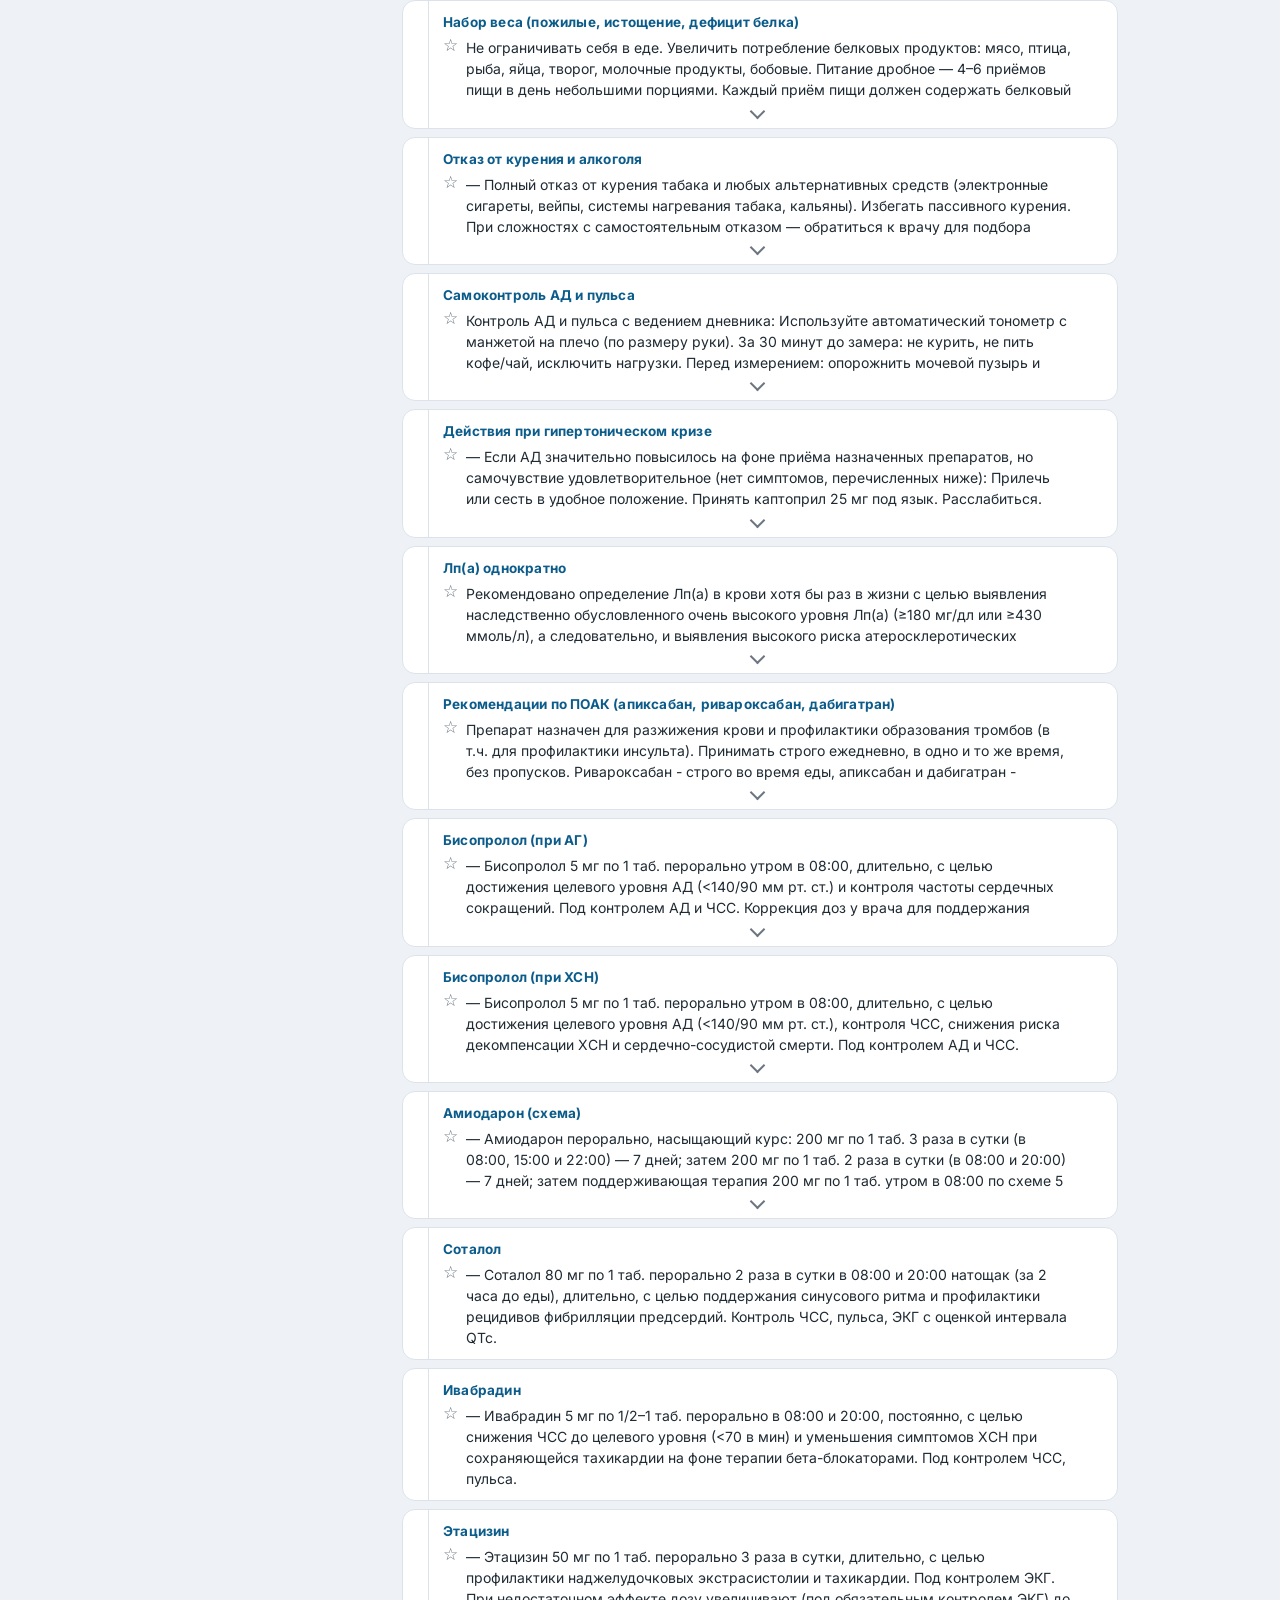
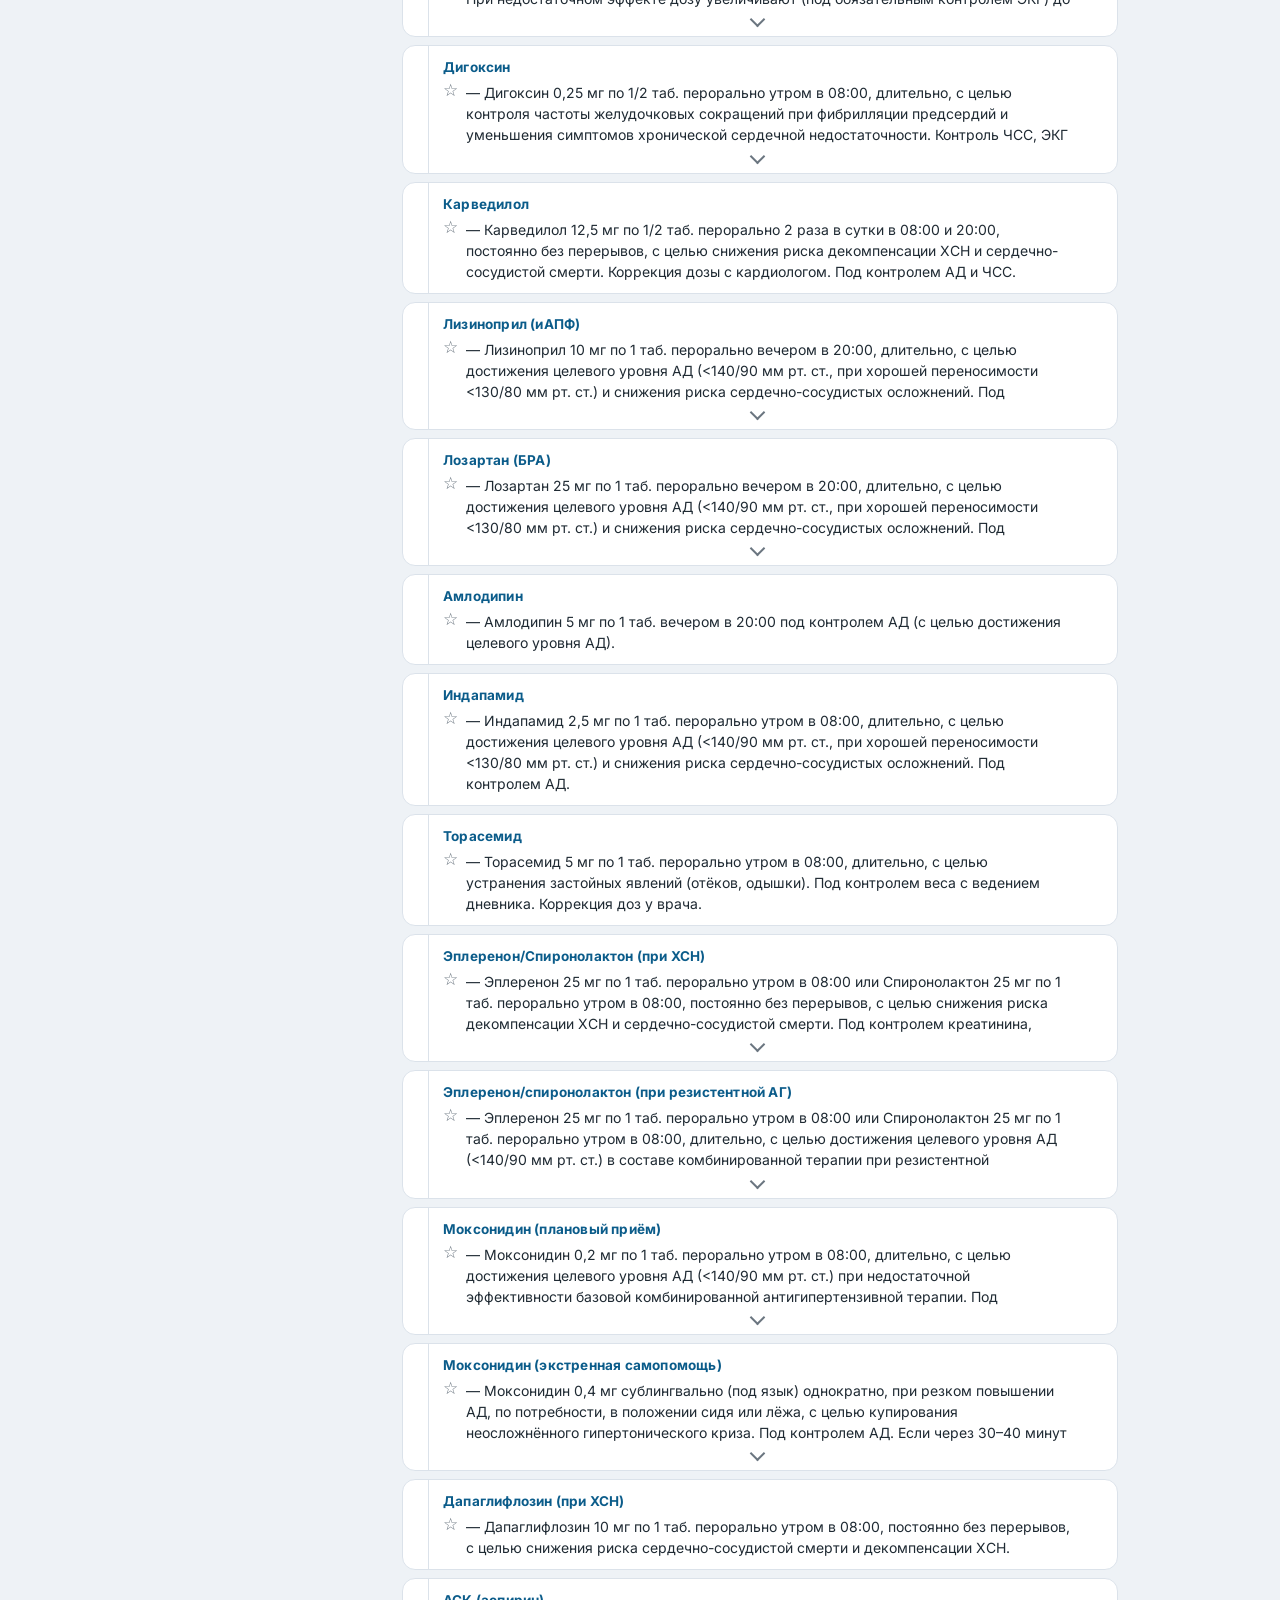
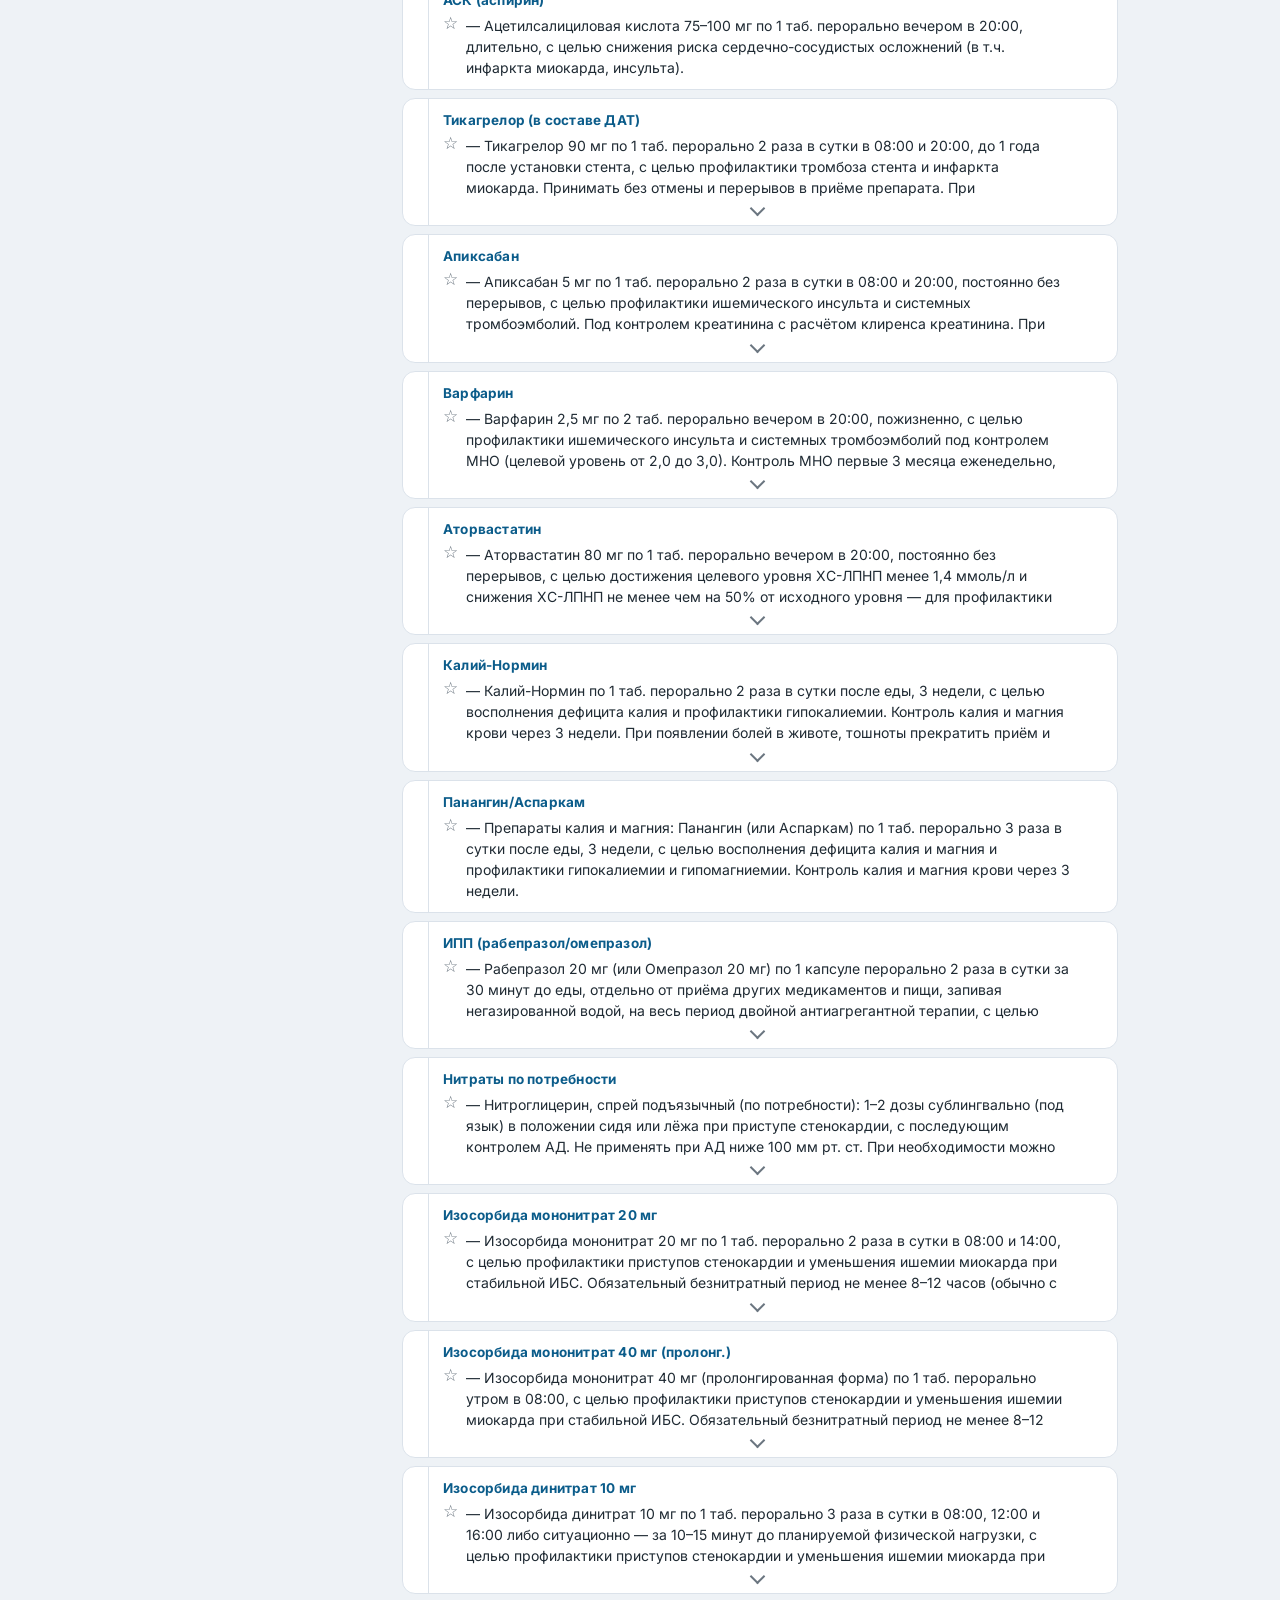
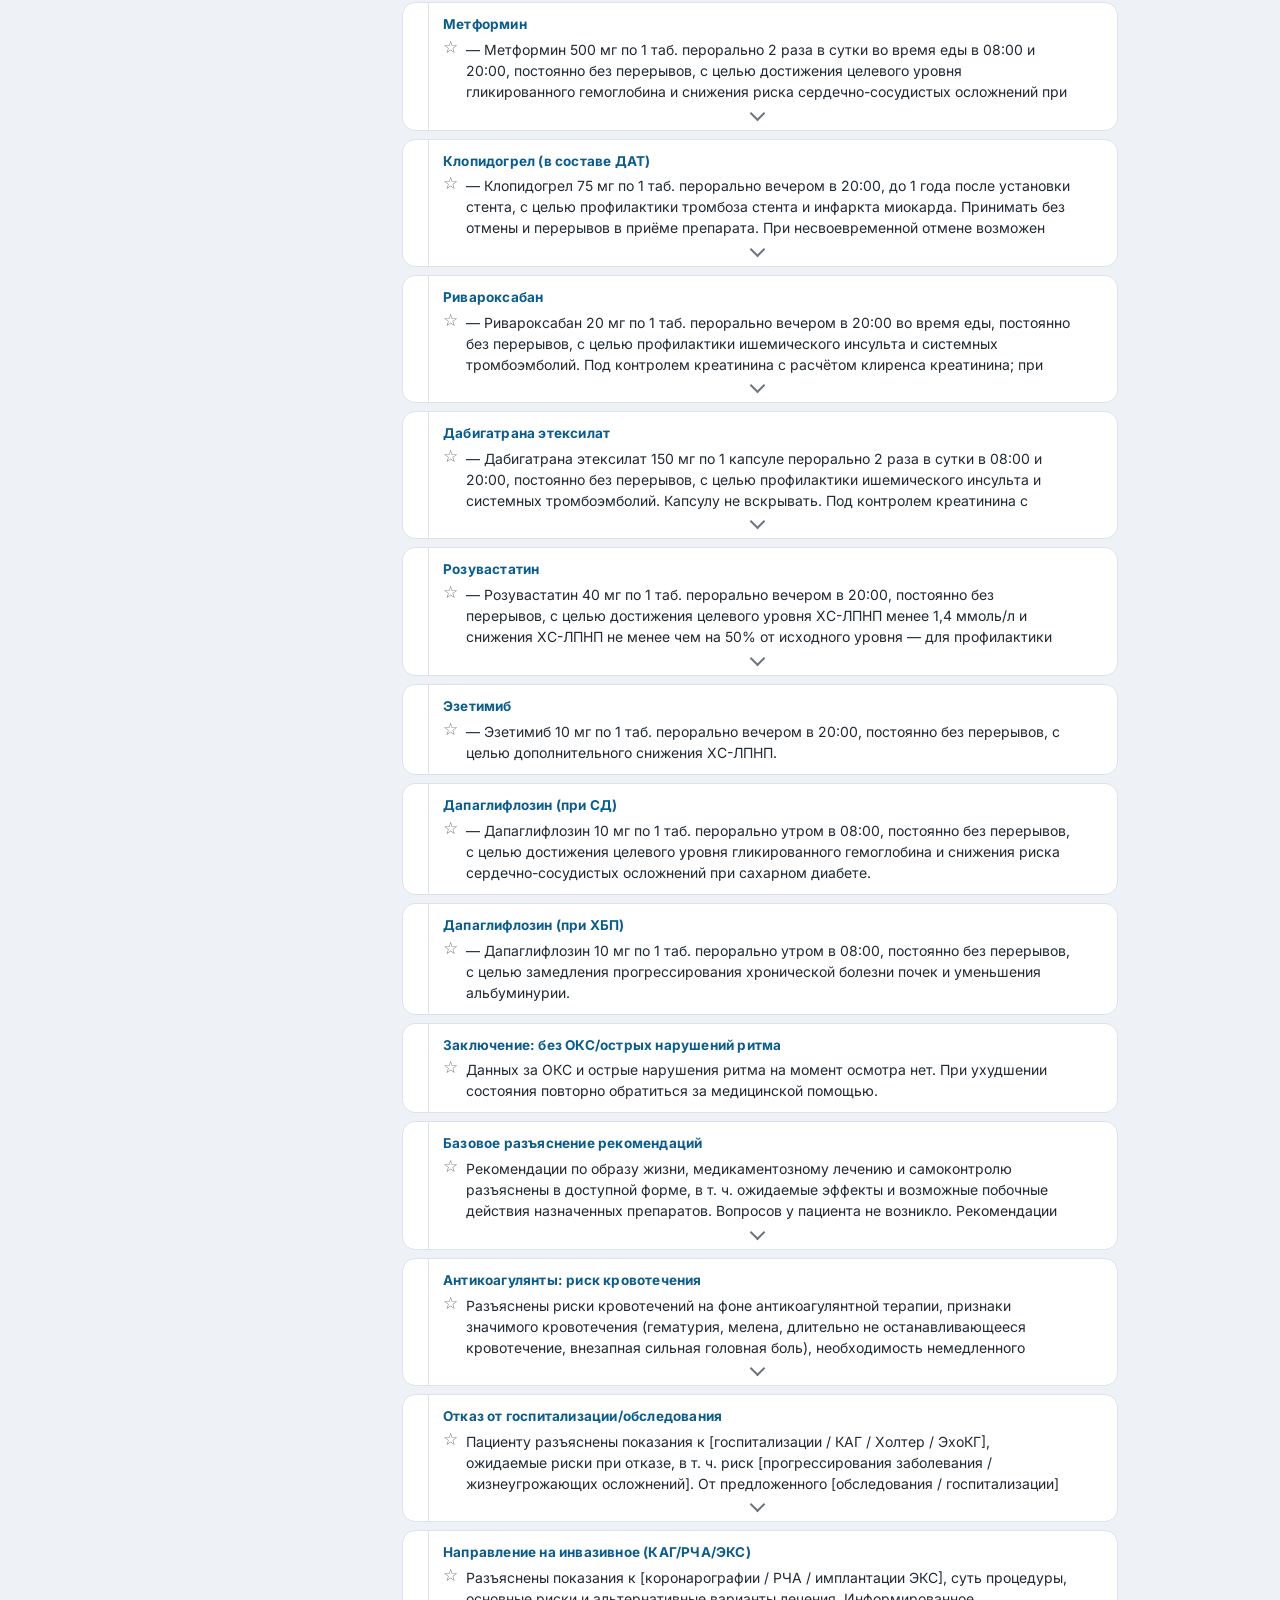
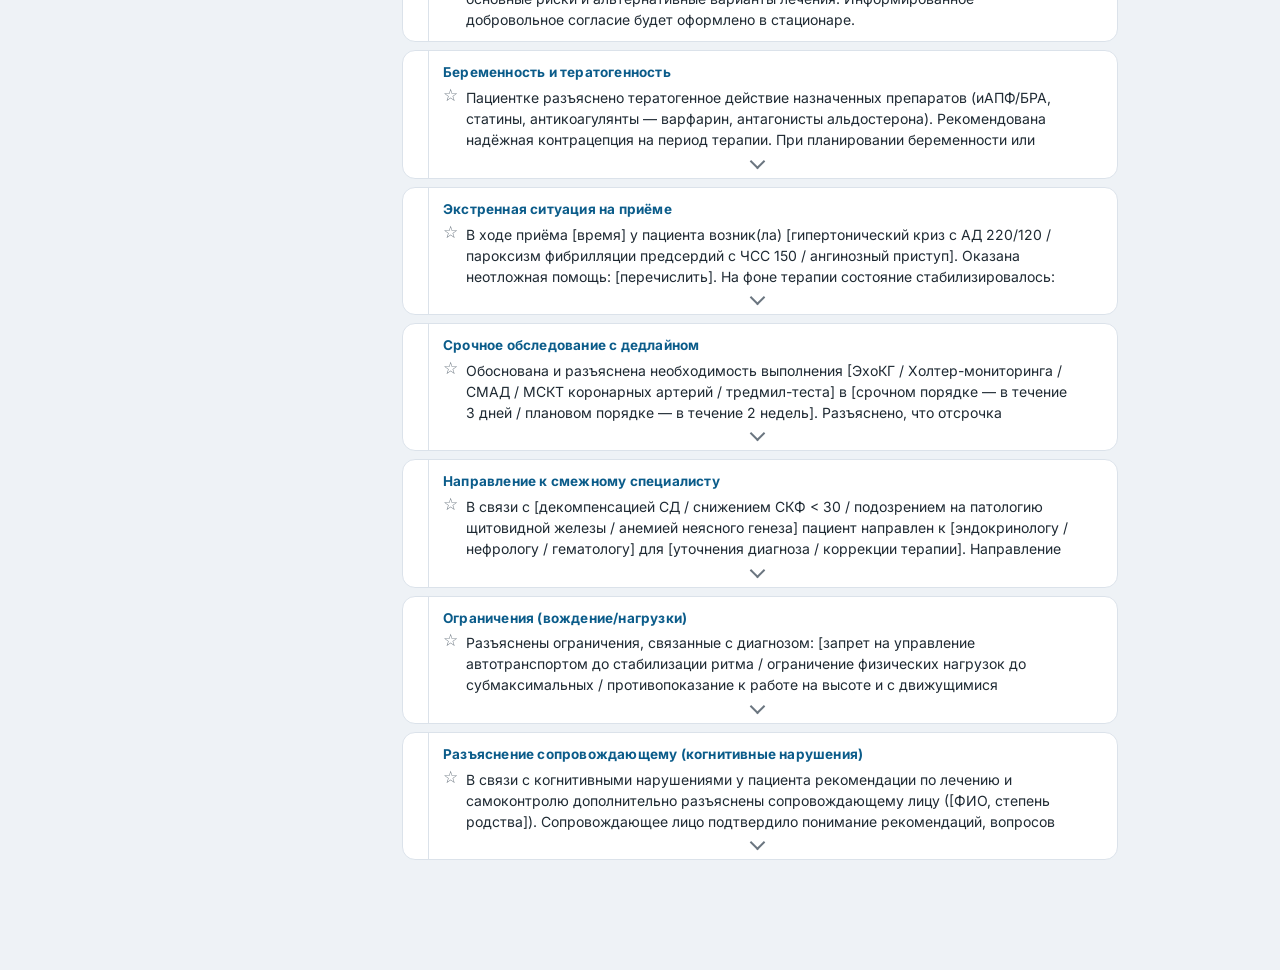
<file: formulas.html>
<!DOCTYPE html>
<html lang="ru">
<head>
<meta charset="UTF-8">
<meta name="viewport" content="width=device-width, initial-scale=1.0">
<title>База формулировок — Кардио-справочник</title>
<link rel="preconnect" href="https://fonts.googleapis.com">
<link rel="preconnect" href="https://fonts.gstatic.com" crossorigin>
<link href="https://fonts.googleapis.com/css2?family=Inter:wght@400;500;600;700;800&display=swap" rel="stylesheet">
<link rel="stylesheet" href="styles.css">
<style>
  /* База формулировок — адаптация под стиль «Сайт КР» (синий #0b5c8a) */
  .fb-toolbar{
    display:flex;flex-wrap:wrap;gap:8px;align-items:center;margin:14px 0 16px;
  }
  .fb-search{
    flex:1 1 240px;min-width:180px;padding:9px 12px;border:1.5px solid var(--border);
    border-radius:9px;font-size:14px;background:var(--surface);color:var(--text);font-family:var(--font);
  }
  .fb-search:focus{outline:none;border-color:var(--primary);}
  .fb-btn{
    font-family:var(--font);font-size:13px;font-weight:600;cursor:pointer;
    border:1.5px solid var(--border);background:var(--surface);color:var(--text);
    padding:9px 14px;border-radius:9px;transition:background .12s,border-color .12s,color .12s;
  }
  .fb-btn:hover{border-color:var(--primary);color:var(--primary);}
  .fb-btn.primary{background:var(--primary);color:#fff;border-color:var(--primary);}
  .fb-btn.primary:hover{background:var(--primary-2);color:#fff;}
  .fb-btn.ghost{background:transparent;}
  .fb-btn.danger{color:var(--red-deep);border-color:var(--red);}
  .fb-btn.danger:hover{background:var(--red-soft);color:var(--red-deep);}
  .fb-btn:disabled{opacity:.55;cursor:default;background:var(--surface);color:var(--muted);border-color:var(--border);}
  .fb-btn:disabled:hover{border-color:var(--border);color:var(--muted);}

  .fb-layout{display:flex;align-items:flex-start;gap:0;}
  .fb-nav{
    width:240px;flex:0 0 240px;position:sticky;top:90px;align-self:flex-start;
    padding:4px 12px 40px 0;height:calc(100vh - 90px);overflow:auto;
  }
  .fb-nav .cat{
    display:flex;justify-content:space-between;align-items:center;gap:6px;
    padding:9px 12px;border-radius:9px;cursor:pointer;margin-bottom:2px;font-size:14px;color:var(--text);
  }
  .fb-nav .cat:hover{background:var(--primary-soft);}
  .fb-nav .cat.active{background:var(--primary-soft);color:var(--primary);font-weight:600;}
  .fb-nav .cat .cnt{color:var(--muted);font-size:12px;}
  .fb-nav .addcat{margin-top:8px;width:100%;text-align:left;color:var(--muted);background:none;border:none;font-family:var(--font);font-size:13px;font-weight:600;cursor:pointer;padding:9px 12px;}
  .fb-nav .addcat:hover{color:var(--primary);}

  .fb-main{padding:0 4px 60px;flex:1 1 auto;min-width:0;}
  .fb-bar{display:flex;justify-content:space-between;align-items:center;margin-bottom:6px;flex-wrap:wrap;gap:8px;}
  .fb-bar h2{font-size:19px;margin:0;color:var(--text);}
  .fb-hint{color:var(--muted);font-size:13px;margin:0 0 14px;}

  .fb-items{display:flex;flex-direction:column;gap:8px;}
  .fb-item{
    position:relative;display:flex;align-items:stretch;gap:0;
    background:var(--surface);border:1.5px solid var(--border);border-radius:var(--r);
    padding:0;cursor:pointer;overflow:hidden;transition:border-color .12s,background .12s,box-shadow .12s;
  }
  .fb-item:hover{border-color:var(--primary);box-shadow:var(--shadow-1);}
  .fb-item.selected{background:var(--primary-soft);border-color:var(--primary);}
  .fb-item.copied{border-color:var(--green);background:var(--green-soft);}
  .fb-item .pick{
    flex:0 0 26px;align-self:stretch;cursor:pointer;background:transparent;
    border-right:1px solid var(--border);transition:background .12s;
  }
  .fb-item .pick:hover{background:var(--primary-soft);}
  .fb-item.selected .pick{background:var(--primary);}
  .fb-item .body{flex:1 1 auto;padding:11px 46px 11px 14px;min-width:0;display:flex;flex-direction:column;}
  .fb-item .toprow{display:flex;align-items:flex-start;gap:8px;}
  .fb-item .fav{
    flex:0 0 auto;font-size:17px;line-height:1;background:none;border:none;padding:0;cursor:pointer;color:var(--muted);
  }
  .fb-item .fav.on{color:var(--orange);}
  .fb-item .txt{white-space:pre-wrap;word-break:break-word;font-size:14px;line-height:1.5;flex:1 1 auto;}
  .fb-item .fb-title{font-weight:700;font-size:13.5px;color:var(--primary);letter-spacing:.2px;margin-bottom:4px;}
  .fb-item .txt.clamp{max-height:4.6em;overflow:hidden;}
  .fb-expand{
    display:flex;justify-content:center;align-items:flex-end;width:100%;flex:1 1 auto;margin-top:4px;cursor:pointer;
  }
  .fb-expand .chev{
    width:11px;height:11px;border-right:2px solid var(--muted);border-bottom:2px solid var(--muted);
    transform:rotate(45deg);transition:transform .18s, border-color .12s;
  }
  .fb-expand.open .chev{ transform:rotate(225deg); }
  .fb-expand:hover .chev{ border-color:var(--primary); }
  .fb-item .expand-btn{margin-top:4px;font-size:13px;color:var(--primary);background:none;border:none;padding:0;cursor:pointer;font-family:var(--font);font-weight:600;}
  .fb-item .expand-btn:hover{text-decoration:underline;}
  .fb-item .acts{position:absolute;top:6px;right:6px;display:flex;gap:4px;opacity:0;transition:opacity .12s;}
  .fb-item:hover .acts{opacity:1;}
  .fb-item .acts button{border:1px solid var(--border);background:rgba(255,255,255,.92);padding:3px 8px;border-radius:6px;font-size:13px;line-height:1.2;cursor:pointer;}
  .fb-item .acts button:hover{border-color:var(--primary);}
  .fb-item .acts .del:hover{border-color:var(--red);color:var(--red-deep);}
  .fb-empty{color:var(--muted);padding:22px;border:1px dashed var(--border);border-radius:var(--r);text-align:center;}

  /* панель сборки */
  .fb-collect{
    position:fixed;left:0;right:0;bottom:0;z-index:40;display:none;align-items:center;gap:12px;
    background:var(--surface);border-top:1.5px solid var(--border);padding:12px 22px;
    box-shadow:0 -4px 16px rgba(24,28,51,.10);
  }
  .fb-collect.show{display:flex;}
  .fb-collect .grow{display:flex;gap:8px;margin-left:12px;}

  /* модалка */
  .fb-overlay{position:fixed;inset:0;background:rgba(20,24,35,.45);display:none;align-items:center;justify-content:center;z-index:50;padding:16px;}
  .fb-overlay.show{display:flex;}
  .fb-modal{background:var(--surface);border-radius:var(--r-lg);padding:20px;width:100%;max-width:560px;box-shadow:var(--shadow-2);}
  .fb-modal h3{margin:0 0 12px;font-size:17px;color:var(--primary);}
  .fb-modal label{display:block;font-size:13px;color:var(--muted);margin:10px 0 4px;}
  .fb-modal textarea,.fb-modal select{width:100%;padding:10px 12px;border:1.5px solid var(--border);border-radius:9px;font:inherit;background:var(--surface-2);resize:vertical;font-family:var(--font);}
  .fb-modal textarea{min-height:120px;}
  .fb-modal .row{display:flex;gap:8px;justify-content:flex-end;margin-top:16px;flex-wrap:wrap;}
  #fbToast{position:fixed;left:50%;bottom:74px;transform:translateX(-50%);background:var(--text);color:#fff;padding:9px 16px;border-radius:20px;font-size:13.5px;opacity:0;pointer-events:none;transition:.2s;z-index:80;}
  #fbToast.show{opacity:.95;}

  /* фильтр-чипы по тегам */
  .fb-chips{display:flex;flex-wrap:wrap;gap:6px;margin-bottom:12px;}
  .fb-chip{
    font-family:var(--font);font-size:12.5px;font-weight:600;cursor:pointer;
    border:1.5px solid var(--border);background:var(--surface);color:var(--text);
    padding:5px 12px;border-radius:20px;transition:background .12s,border-color .12s,color .12s;
  }
  .fb-chip:hover{border-color:var(--primary);color:var(--primary);}
  .fb-chip.active{background:var(--primary);color:#fff;border-color:var(--primary);}
  .fb-chip .n{opacity:.6;margin-left:5px;font-weight:500;}

  /* состояния перетаскивания карточки */
  .fb-item.dragging{opacity:.45;}
  .fb-item.drop-line{box-shadow:inset 0 -3px 0 var(--primary);}
  .fb-item.drop-line-top{box-shadow:inset 0 3px 0 var(--primary);}
  .fb-nav .cat.dragging{opacity:.45;}
  .fb-nav .cat.drop-line-cat{box-shadow:inset 0 -3px 0 var(--primary);}
  .fb-nav .cat.drop-line-cat-top{box-shadow:inset 0 3px 0 var(--primary);}

  @media (max-width:760px){
    .fb-nav{position:static;width:100%;height:auto;padding:0 0 10px;}
    .fb-layout{flex-direction:column;}
  }
</style>
</head>
<body>

<header>
  <div class="topnav">
    <span class="brand">❤️ Кардио-справочник</span>
    <div class="nav-links">
      <a href="index.html">Главная</a>
      <a href="planner.html">План обследований</a>
      <a href="analizy.html">Анализы</a>
      <a href="ag.html">АГ</a>
      <a href="formulas.html" class="active">Формулировки</a>
      <a href="ecg.html">ЭКГ</a>
      <a href="mkb.html">Коды МКБ</a>
    </div>
  </div>
</header>

<div class="container">

  <div class="page-title">База формулировок</div>
  <div class="page-sub">Готовые тексты для записи осмотра, справок и рекомендаций пациенту. Клик — копировать. Левая полоса — выбрать для сборки блока.</div>

  <div class="fb-toolbar">
    <input id="fbSearch" class="fb-search" placeholder="Поиск… (клавиша «/») · Enter — копировать первый результат" autocomplete="off">
    <button class="fb-btn primary" id="btnAdd">+ Добавить фразу</button>
    <button class="fb-btn" id="btnExportMd">Экспорт в MD</button>
    <button class="fb-btn" id="btnExportJson">Экспорт JSON</button>
    <button class="fb-btn" id="btnImport">Импорт JSON</button>
    <button class="fb-btn" id="btnRefreshSeed" title="Заменить эталонные формулировки свежими из файла сайта. Ваши личные фразы, категории и отметки ★ не затрагиваются.">↻ Обновить эталонную базу</button>
    <button class="fb-btn danger ghost" id="btnClear">Очистить фразы</button>
    <input type="file" id="fileInput" accept=".json" style="display:none">
  </div>

  <div class="fb-layout">
    <nav class="fb-nav" id="fbNav"></nav>
    <main class="fb-main">
      <div class="fb-bar">
        <h2 id="fbCatTitle">Все фразы</h2>
        <div id="fbCatCount" class="fb-hint"></div>
      </div>
      <p class="fb-hint">Кликните по фразе — скопируется. ★ — добавить в «Частые», левая полоса плашки — выбрать для сборки блока. «Изменить» и «Удалить» — при наведении в правом верхнем углу. Ctrl+Enter — собрать выбранное, Esc — сбросить выбор.</p>
      <div class="fb-items" id="fbItems"></div>
    </main>
  </div>

</div>

<div class="fb-collect" id="fbCollect">
  <span id="fbCollectInfo">Выбрано: 0</span>
  <div class="grow">
    <button class="fb-btn ghost" id="btnClearSel">Сбросить</button>
    <button class="fb-btn primary" id="btnCollect">Собрать блок (0)</button>
  </div>
</div>

<div class="fb-overlay" id="fbOverlay">
  <div class="fb-modal">
    <h3 id="fbModalTitle">Добавить фразу</h3>
    <label for="fTitle">Заголовок (короткая метка, не копируется)</label>
    <input id="fTitle" class="fb-search" style="flex:1 1 auto;" placeholder="напр.: Бисопролол / Отказ от госпитализации">
    <label for="fText">Текст формулировки</label>
    <textarea id="fText" placeholder="Например: Состояние удовлетворительное. Кожные покровы обычной окраски…"></textarea>
    <label for="fTags">Теги (через запятую, напр.: антикоагулянт, МРА)</label>
    <input id="fTags" class="fb-search" style="flex:1 1 auto;" placeholder="антикоагулянт, статины">
    <label for="fCat">Категория</label>
    <select id="fCat"></select>
    <div class="row">
      <button class="fb-btn ghost" id="modalCancel">Отмена</button>
      <button class="fb-btn primary" id="modalSave">Сохранить</button>
    </div>
  </div>
</div>

<div id="fbToast"></div>

<script>
"use strict";
const STORE_KEY = "formulaBankV4";

const SEED = {
  categories: [
    {
      id: "complaints",
      name: "Жалобы",
      items: []
    },
    {
      id: "history",
      name: "Анамнез",
      items: []
    },
    {
      id: "objective",
      name: "Объективный осмотр",
      items: [
        {
          id: "xeochcty",
          fav: false,
          text: "Общее состояние: Удовлетворительное. Сознание ясное. Положение активное. Температура тела 36,6 °C. Рост ___ см, вес ___ кг. ИМТ ___ кг/м².\nКожные покровы и видимые слизистые: Обычной окраски, чистые, умеренной влажности. Тургор сохранён. Периферических отёков нет. Слизистые розовые, чистые.\nЛимфатические узлы: Не увеличены, безболезненные, подвижные.\nКостно-мышечная система: Телосложение нормостеническое. Деформаций, отёчности суставов нет. Движения в полном объёме, безболезненные.\nДыхательная система: Грудная клетка нормостеническая, симметричная, обе половины одинаково участвуют в акте дыхания. ЧД 16 в мин. Перкуторно — ясный лёгочный звук. Аускультативно — дыхание везикулярное, хрипов нет.\nСердечно-сосудистая система:\n-- Осмотр и пальпация: Верхушечный толчок пальпируется в V межреберье по левой срединно-ключичной линии, умеренной силы, ограниченный. Пульсация периферических артерий (лучевых, стоп) сохранена, симметрична.\n-- Измерения: АД на правой руке ___ мм рт. ст., на левой ___ мм рт. ст. ЧСС ___ в мин, ритм правильный, пульс удовлетворительного наполнения и напряжения.\n-- Перкуссия: Границы относительной сердечной тупости в пределах нормы: правая — по правому краю грудины, левая — на 1 см кнаружи от левой срединно-ключичной линии, верхняя — на уровне III ребра.\n-- Аускультация: Тоны сердца ясные, ритмичные. Шумов нет. Акцента II тона над аортой нет.\nПищеварительная система: Язык чистый, влажный. Живот мягкий, безболезненный при пальпации, участвует в акте дыхания. Печень по краю рёберной дуги, безболезненная. Симптом поколачивания отрицательный с обеих сторон. Физиологические отправления без особенностей.",
          tags: [],
          title: "Норма"
        }
      ]
    },
    {
      id: "diagnoses",
      name: "Диагнозы (МКБ-10)",
      items: [
        {
          id: "xb0z7ei0",
          fav: false,
          text: "Пациент обратился с профилактической целью. Жалоб активно не предъявляет. При объективном осмотре патологии не выявлено. Данных за острую кардиологическую патологию нет. Направлен на дополнительные обследования.",
          tags: [],
          title: "Z00.0 Общий медицинский осмотр"
        },
        {
          id: "xzd44f8z",
          fav: false,
          text: "Кардиалгия функционального характера. Данных за органическую патологию сердца (ИБС, миокардит, перикардит, порок) по результатам обследования (ЭКГ, ЭхоКГ, лабораторные данные от ____ г.) не получено.\nРекомендовано: консультация невролога (для исключения вертеброгенной кардиалгии), консультация психотерапевта (для исключения соматоформной дисфункции), контроль ЭКГ при возобновлении болей, ведение дневника АД и пульса.",
          tags: [],
          title: "R07.4 Боль в груди неуточнённая"
        }
      ]
    },
    {
      id: "recommendations",
      name: "Рекомендации пациенту",
      items: [
        {
          id: "x2zqmzmu",
          fav: false,
          text: "Увеличить потребление овощей, фруктов, цельнозерновых продуктов, бобовых, орехов, рыбы (2–3 раза в неделю). Ограничить потребление насыщенных жиров (жирное мясо, колбасные изделия, субпродукты, сливочное масло, жирные молочные продукты, жирные сорта сыра, сдобная выпечка) и трансжиров (фастфуд, кондитерские изделия, чипсы). Рекомендуется замена животных жиров растительными маслами (оливковое, подсолнечное, рапсовое), богатыми ненасыщенными жирными кислотами. Ограничить добавленный сахар.",
          tags: [],
          title: "Питание (всем)"
        },
        {
          id: "xhem5nmb",
          fav: false,
          text: "Ограничение потребления поваренной соли до <5 г/сут (1 чайная ложка без горки). Не досаливать пищу, ограничить продукты с высоким содержанием натрия (колбасы, консервы, солёности, соусы, полуфабрикаты).",
          tags: [],
          title: "Ограничение соли"
        },
        {
          id: "xwuykx9z",
          fav: false,
          text: "Увеличить потребление калия с пищей. Источники: бобовые, орехи, шпинат, капуста, петрушка, бананы, курага, изюм, чернослив, картофель, авокадо, томаты, рыба.",
          tags: [],
          title: "Увеличить калий в пище"
        },
        {
          id: "xv8w8pne",
          fav: false,
          text: "Потребление жидкости — Избегайте избыточного потребления жидкости более 2–2,5 литров в сутки (включая чай, супы, соки).\nЕжедневный контроль массы тела — Взвешивайтесь каждое утро натощак, после посещения туалета, в одной и той же одежде, на одних и тех же весах. Записывайте результат в дневник самоконтроля. Если Ваш вес увеличился более чем на 2 кг за 3 дня без видимой причины (не связано с питанием) — обратитесь к врачу. Это может означать задержку жидкости в организме и необходимость изменения лечения.",
          tags: [],
          title: "Контроль жидкости и веса (для всех с ХСН)"
        },
        {
          id: "xnwfh78f",
          fav: false,
          text: "Ограничение жидкости — Ограничьте общий объём потребляемой жидкости до 1,5–2,0 литров в сутки (включая чай, супы, соки). Распределяйте жидкость равномерно в течение дня.\nЕжедневный контроль массы тела — Взвешивайтесь каждое утро натощак, после посещения туалета, в одной и той же одежде, на одних и тех же весах. Записывайте результат в дневник самоконтроля. Если Ваш вес увеличился более чем на 2 кг за 3 дня без видимой причины (не связано с питанием) — обратитесь к врачу. Это может означать задержку жидкости в организме и необходимость изменения лечения.",
          tags: [],
          title: "Контроль жидкости и веса (при отёках и одышке)"
        },
        {
          id: "x7uo5p0e",
          fav: false,
          text: "Для снижения веса рекомендуется: Уменьшить калорийность питания на ~500 ккал/сут от привычного рациона (примерно на четверть меньше, чем сейчас). Уменьшить размер порций, ограничить ультраобработанные продукты (фастфуд, полуфабрикаты, кондитерские изделия, сладкие напитки), увеличить потребление овощей, фруктов и цельнозерновых продуктов. Безопасная скорость снижения веса — 0,5–1,0 кг в неделю. Не прибегать к «голодным» диетам и жёстким ограничениям. Изменения в питании и образе жизни должны носить постоянный характер. Поддержание целевого значения индекса массы тела (ИМТ) 20–25 кг/м², окружности талии <94 см у мужчин и <80 см у женщин. Расчёт ИМТ: масса тела (кг) / (рост (м) × рост (м)).",
          tags: [],
          title: "Снижение веса (при ожирении)"
        },
        {
          id: "xzbu10n2",
          fav: false,
          text: "Не ограничивать себя в еде. Увеличить потребление белковых продуктов: мясо, птица, рыба, яйца, творог, молочные продукты, бобовые. Питание дробное — 4–6 приёмов пищи в день небольшими порциями. Каждый приём пищи должен содержать белковый продукт. При сниженном аппетите, невозможности съедать достаточный объём пищи — дополнительно использовать готовое жидкое лечебное питание (сипинг): «Нутридринк Компакт Протеин», «Фрезубин», «Нутриэн» по 1–3 порции в день между основными приёмами пищи. Ежедневное взвешивание утром натощак, после посещения туалета, в одной и той же одежде, на одних и тех же весах. Результаты записывать в дневник самоконтроля. При продолжающейся потере массы тела — обратиться к врачу.",
          tags: [],
          title: "Набор веса (пожилые, истощение, дефицит белка)"
        },
        {
          id: "x4uidca1",
          fav: false,
          text: "— Полный отказ от курения табака и любых альтернативных средств (электронные сигареты, вейпы, системы нагревания табака, кальяны). Избегать пассивного курения. При сложностях с самостоятельным отказом — обратиться к врачу для подбора медикаментозной поддержки.\n— Рекомендуется полный отказ от употребления алкоголя. Безопасной дозы алкоголя для сердца и сосудов не существует. Любое количество алкоголя повышает риск заболеваний",
          tags: [],
          title: "Отказ от курения и алкоголя"
        },
        {
          id: "xae0cix8",
          fav: false,
          text: "Контроль АД и пульса с ведением дневника: Используйте автоматический тонометр с манжетой на плечо (по размеру руки). За 30 минут до замера: не курить, не пить кофе/чай, исключить нагрузки. Перед измерением: опорожнить мочевой пузырь и посидеть 5 минут. Положение: сидя, спина на спинке стула, ноги на полу (не скрещивать), рука на столе на уровне сердца. Манжету — на голое плечо, на 2 см выше локтя. Не разговаривать и не двигаться. Делайте 2 измерения с интервалом 1–2 минуты. Записывайте АД, пульс и наличие значка аритмии в дневник. Замеры: утром (до еды и лекарств) и вечером в одно время. Приносите дневник на каждый прием.",
          tags: [],
          title: "Самоконтроль АД и пульса"
        },
        {
          id: "xgpb10vm",
          fav: false,
          text: "— Если АД значительно повысилось на фоне приёма назначенных препаратов, но самочувствие удовлетворительное (нет симптомов, перечисленных ниже): Прилечь или сесть в удобное положение. Принять каптоприл 25 мг под язык. Расслабиться. Повторно измерить АД через 30 минут. Если АД не снизилось допустимо принять повторно каптоприл 25 мг под язык. Повторно измерить АД через 30 минут. При отсутствии эффекта вызвать скорую помощь.\nНемедленно вызвать скорую помощь (тел. 103 или 112), не дожидаясь эффекта от каптоприла, если на фоне повышения АД появились: давящая или жгучая боль за грудиной; резкая боль в груди или между лопатками; одышка, удушье; нарушение речи, слабость или онемение в руке/ноге, перекос лица; головная боль с тошнотой, рвотой, спутанностью сознания; нарушение зрения; сильное сердцебиение, перебои в работе сердца. При любом резком ухудшении самочувствия, которого раньше не было, — вызвать скорую помощь.",
          tags: [],
          title: "Действия при гипертоническом кризе"
        },
        {
          id: "rec7",
          fav: false,
          text: "Рекомендовано определение Лп(а) в крови хотя бы раз в жизни с целью выявления наследственно обусловленного очень высокого уровня Лп(а) (≥180 мг/дл или ≥430 ммоль/л), а следовательно, и выявления высокого риска атеросклеротических сердечно-сосудистых заболеваний.",
          title: "Лп(а) однократно"
        },
        {
          id: "x4436yel",
          fav: false,
          text: "Препарат назначен для разжижения крови и профилактики образования тромбов (в т.ч. для профилактики инсульта). Принимать строго ежедневно, в одно и то же время, без пропусков. Ривароксабан - строго во время еды, апиксабан и дабигатран - независимо от приёма пищи. При пропуске дозы: принять как вспомнили, НЕ принимать двойную дозу. Не прекращать приём и не изменять дозу самостоятельно. Перед любой медицинской процедурой заранее сообщить врачу о приёме препарата (в т.ч. стоматологу). Регулярно (согласно назначению) сдавать анализы крови: общий анализ крови, креатинин, печёночные показатели.\nОбратиться к врачу при: частых носовых кровотечениях, кровоточивости дёсен, необъяснимых синяках, изменении цвета мочи (розовая/красная), чёрном стуле, у женщин — обильных менструаций.\nНемедленно вызвать скорую помощь (103/112) при: рвоте с кровью или рвоте цвета «кофейной гущи», обильном кровотечении, внезапной сильной головной боли, потере сознания, а также после травмы (особенно головы).",
          tags: [],
          title: "Рекомендации по ПОАК (апиксабан, ривароксабан, дабигатран)"
        }
      ]
    },
    {
      id: "medications",
      name: "Лекарственная терапия",
      items: [
        {
          id: "xvc03c0i",
          fav: false,
          text: "— Бисопролол 5 мг по 1 таб. перорально утром в 08:00, длительно, с целью достижения целевого уровня АД (<140/90 мм рт. ст.) и контроля частоты сердечных сокращений. Под контролем АД и ЧСС. Коррекция доз у врача для поддержания целевого уровня ЧСС и пульса.",
          tags: [
            "Антигипертензивные",
            "Ритм"
          ],
          title: "Бисопролол (при АГ)"
        },
        {
          id: "xk3pkk5a",
          fav: false,
          text: "— Бисопролол 5 мг по 1 таб. перорально утром в 08:00, длительно, с целью достижения целевого уровня АД (<140/90 мм рт. ст.), контроля ЧСС, снижения риска декомпенсации ХСН и сердечно-сосудистой смерти. Под контролем АД и ЧСС. Коррекция доз у врача для поддержания целевого уровня ЧСС и пульса.",
          tags: [
            "Антигипертензивные",
            "Ритм",
            "ХСН"
          ],
          title: "Бисопролол (при ХСН)"
        },
        {
          id: "med2",
          fav: false,
          tags: [
            "Ритм"
          ],
          text: "— Амиодарон перорально, насыщающий курс: 200 мг по 1 таб. 3 раза в сутки (в 08:00, 15:00 и 22:00) — 7 дней; затем 200 мг по 1 таб. 2 раза в сутки (в 08:00 и 20:00) — 7 дней; затем поддерживающая терапия 200 мг по 1 таб. утром в 08:00 по схеме 5 дней приём / 2 дня перерыв, длительно, с целью поддержания синусового ритма и профилактики рецидивов фибрилляции предсердий. Во время лечения регулярно контролировать ЭКГ (каждые 3 месяца), АЛТ, АСТ; каждые 6 месяцев — рентгенологическое исследование лёгких. Во время лечения и в течение нескольких месяцев после прекращения — регулярно обследоваться на предмет выявления клинических или лабораторных признаков изменения функции щитовидной железы; при подозрении на нарушение функции щитовидной железы определить ТТГ в сыворотке крови. Во время лечения избегать избыточного воздействия прямых солнечных лучей. При отмене препарата возможны рецидивы нарушений ритма.",
          title: "Амиодарон (схема)"
        },
        {
          id: "med3",
          fav: false,
          tags: [
            "Ритм"
          ],
          text: "— Соталол 80 мг по 1 таб. перорально 2 раза в сутки в 08:00 и 20:00 натощак (за 2 часа до еды), длительно, с целью поддержания синусового ритма и профилактики рецидивов фибрилляции предсердий. Контроль ЧСС, пульса, ЭКГ с оценкой интервала QTc.",
          title: "Соталол"
        },
        {
          id: "med4",
          fav: false,
          tags: [
            "Ритм"
          ],
          text: "— Ивабрадин 5 мг по 1/2–1 таб. перорально в 08:00 и 20:00, постоянно, с целью снижения ЧСС до целевого уровня (<70 в мин) и уменьшения симптомов ХСН при сохраняющейся тахикардии на фоне терапии бета-блокаторами. Под контролем ЧСС, пульса.",
          title: "Ивабрадин"
        },
        {
          id: "med5",
          fav: false,
          tags: [
            "Ритм"
          ],
          text: "— Этацизин 50 мг по 1 таб. перорально 3 раза в сутки, длительно, с целью профилактики наджелудочковых экстрасистолии и тахикардии. Под контролем ЭКГ. При недостаточном эффекте дозу увеличивают (под обязательным контролем ЭКГ) до 50 мг 4 раза в сутки или 100 мг 3 раза в сутки; коррекция доз под контролем врача.",
          title: "Этацизин"
        },
        {
          id: "med22",
          fav: false,
          tags: [
            "Ритм"
          ],
          title: "Дигоксин",
          text: "— Дигоксин 0,25 мг по 1/2 таб. перорально утром в 08:00, длительно, с целью контроля частоты желудочковых сокращений при фибрилляции предсердий и уменьшения симптомов хронической сердечной недостаточности. Контроль ЧСС, ЭКГ (интервал PQ, признаки гликозидной интоксикации), калия крови. Коррекция дозы только под контролем врача. При СКФ <60 мл/мин/1,73 м² доза снижается. При появлении тошноты, нарушения зрения, перебоев в работе сердца — немедленно прекратить приём и обратиться к врачу."
        },
        {
          id: "med27",
          fav: false,
          tags: [
            "Антигипертензивные",
            "Ритм",
            "ХСН"
          ],
          title: "Карведилол",
          text: "— Карведилол 12,5 мг по 1/2 таб. перорально 2 раза в сутки в 08:00 и 20:00, постоянно без перерывов, с целью снижения риска декомпенсации ХСН и сердечно-сосудистой смерти. Коррекция дозы с кардиологом. Под контролем АД и ЧСС."
        },
        {
          id: "med6",
          fav: false,
          tags: [
            "Антигипертензивные"
          ],
          text: "— Лизиноприл 10 мг по 1 таб. перорально вечером в 20:00, длительно, с целью достижения целевого уровня АД (<140/90 мм рт. ст., при хорошей переносимости <130/80 мм рт. ст.) и снижения риска сердечно-сосудистых осложнений. Под контролем АД. Коррекция доз у врача до достижения целевого уровня АД.",
          title: "Лизиноприл (иАПФ)"
        },
        {
          id: "med7",
          fav: false,
          tags: [
            "Антигипертензивные"
          ],
          text: "— Лозартан 25 мг по 1 таб. перорально вечером в 20:00, длительно, с целью достижения целевого уровня АД (<140/90 мм рт. ст., при хорошей переносимости <130/80 мм рт. ст.) и снижения риска сердечно-сосудистых осложнений. Под контролем АД. Коррекция доз у врача до достижения целевого уровня АД.",
          title: "Лозартан (БРА)"
        },
        {
          id: "med9",
          fav: false,
          tags: [
            "Антигипертензивные"
          ],
          text: "— Амлодипин 5 мг по 1 таб. вечером в 20:00 под контролем АД (с целью достижения целевого уровня АД).",
          title: "Амлодипин"
        },
        {
          id: "med8",
          fav: false,
          tags: [
            "Антигипертензивные",
            "Диуретики"
          ],
          text: "— Индапамид 2,5 мг по 1 таб. перорально утром в 08:00, длительно, с целью достижения целевого уровня АД (<140/90 мм рт. ст., при хорошей переносимости <130/80 мм рт. ст.) и снижения риска сердечно-сосудистых осложнений. Под контролем АД.",
          title: "Индапамид"
        },
        {
          id: "med12",
          fav: false,
          tags: [
            "Антигипертензивные",
            "Диуретики"
          ],
          text: "— Торасемид 5 мг по 1 таб. перорально утром в 08:00, длительно, с целью устранения застойных явлений (отёков, одышки). Под контролем веса с ведением дневника. Коррекция доз у врача.",
          title: "Торасемид"
        },
        {
          id: "med10",
          fav: false,
          tags: [
            "Антигипертензивные",
            "Диуретики",
            "АМКР",
            "ХСН"
          ],
          text: "— Эплеренон 25 мг по 1 таб. перорально утром в 08:00 или Спиронолактон 25 мг по 1 таб. перорально утром в 08:00, постоянно без перерывов, с целью снижения риска декомпенсации ХСН и сердечно-сосудистой смерти. Под контролем креатинина, калия крови, СКФ.",
          title: "Эплеренон/Спиронолактон (при ХСН)"
        },
        {
          id: "x6zho76s",
          fav: false,
          text: "— Эплеренон 25 мг по 1 таб. перорально утром в 08:00 или Спиронолактон 25 мг по 1 таб. перорально утром в 08:00, длительно, с целью достижения целевого уровня АД (<140/90 мм рт. ст.) в составе комбинированной терапии при резистентной артериальной гипертензии. Под контролем креатинина, калия крови, СКФ, АД.",
          tags: [
            "Антигипертензивные",
            "Диуретики",
            "АМКР"
          ],
          title: "Эплеренон/спиронолактон (при резистентной АГ)"
        },
        {
          id: "med28",
          fav: false,
          tags: [
            "Антигипертензивные"
          ],
          title: "Моксонидин (плановый приём)",
          text: "— Моксонидин 0,2 мг по 1 таб. перорально утром в 08:00, длительно, с целью достижения целевого уровня АД (<140/90 мм рт. ст.) при недостаточной эффективности базовой комбинированной антигипертензивной терапии. Под контролем АД. При недостаточном эффекте — увеличение частоты приема до 2 р/сут (0,2 мг утром и 0,2 мг вечером)."
        },
        {
          id: "med29",
          fav: false,
          tags: [
            "Антигипертензивные"
          ],
          title: "Моксонидин (экстренная самопомощь)",
          text: "— Моксонидин 0,4 мг сублингвально (под язык) однократно, при резком повышении АД, по потребности, в положении сидя или лёжа, с целью купирования неосложнённого гипертонического криза. Под контролем АД. Если через 30–40 минут АД не снизилось или появились боли в груди, одышка, слабость в конечностях, нарушение речи — вызвать скорую помощь. Максимальная суточная доза — 0,6 мг."
        },
        {
          id: "med11",
          fav: false,
          tags: [
            "СГЛТ2-ингибиторы",
            "ХСН"
          ],
          text: "— Дапаглифлозин 10 мг по 1 таб. перорально утром в 08:00, постоянно без перерывов, с целью снижения риска сердечно-сосудистой смерти и декомпенсации ХСН.",
          title: "Дапаглифлозин (при ХСН)"
        },
        {
          id: "med13",
          fav: false,
          tags: [
            "Антиагреганты"
          ],
          text: "— Ацетилсалициловая кислота 75–100 мг по 1 таб. перорально вечером в 20:00, длительно, с целью снижения риска сердечно-сосудистых осложнений (в т.ч. инфаркта миокарда, инсульта).",
          title: "АСК (аспирин)"
        },
        {
          id: "med14",
          fav: false,
          tags: [
            "Антиагреганты"
          ],
          text: "— Тикагрелор 90 мг по 1 таб. перорально 2 раза в сутки в 08:00 и 20:00, до 1 года после установки стента, с целью профилактики тромбоза стента и инфаркта миокарда. Принимать без отмены и перерывов в приёме препарата. При несвоевременной отмене возможен тромбоз стента и инфаркт миокарда.",
          title: "Тикагрелор (в составе ДАТ)"
        },
        {
          id: "med15",
          fav: false,
          tags: [
            "Антикоагулянты"
          ],
          text: "— Апиксабан 5 мг по 1 таб. перорально 2 раза в сутки в 08:00 и 20:00, постоянно без перерывов, с целью профилактики ишемического инсульта и системных тромбоэмболий. Под контролем креатинина с расчётом клиренса креатинина. При самостоятельной отмене препарата возможны тромбоэмболии (в т.ч. инсульт).",
          title: "Апиксабан"
        },
        {
          id: "med16",
          fav: false,
          tags: [
            "Антикоагулянты"
          ],
          text: "— Варфарин 2,5 мг по 2 таб. перорально вечером в 20:00, пожизненно, с целью профилактики ишемического инсульта и системных тромбоэмболий под контролем МНО (целевой уровень от 2,0 до 3,0). Контроль МНО первые 3 месяца еженедельно, затем не реже 1 раза в месяц пожизненно. Необходимо придерживаться одного и того же режима питания: диета со стабильным содержанием продуктов, богатых витамином К (зелёные овощи, белокочанная капуста, говяжья печень, горчица, морские водоросли, зелень, чечевица, цикорий, соевые бобы), отказаться от употребления зелёного чая. Использование препаратов, влияющих на эффективность варфарина, требует более частого контроля МНО и при необходимости коррекции дозы варфарина. Избегать травмоопасных видов деятельности. При передозировке варфарина возможны кровотечения; риск кровотечения увеличивается при МНО >4,5. При появлении кровоточивости (кровоизлияния, кровоточивость дёсен, чёрный стул, тёмная (красная) моча, маточные кровотечения) срочно обратиться к врачу и сдать анализ крови на МНО.",
          title: "Варфарин"
        },
        {
          id: "med17",
          fav: false,
          tags: [
            "Гиполипидемические"
          ],
          text: "— Аторвастатин 80 мг по 1 таб. перорально вечером в 20:00, постоянно без перерывов, с целью достижения целевого уровня ХС-ЛПНП менее 1,4 ммоль/л и снижения ХС-ЛПНП не менее чем на 50% от исходного уровня — для профилактики инфаркта миокарда, инсульта и сердечно-сосудистой смерти.\nПод контролем анализов (общий холестерин, ЛПНП, ЛПВП, триглицериды, АЛТ, АСТ, КФК). Контроль крови через 4–6 недель после начала приёма или изменения дозы препарата, затем через 6 месяцев, далее 1 раз в 12 месяцев. Коррекция доз до достижения целевого уровня ЛПНП. В случае превышения верхней границы нормы АСТ, АЛТ в 3 раза или КФК в 5 раз — консультация терапевта или кардиолога для решения вопроса о коррекции дозы статинов, с последующим повторным постепенным увеличением дозы после нормализации уровня ферментов, при необходимости — смена препарата.",
          title: "Аторвастатин"
        },
        {
          id: "med18",
          fav: false,
          tags: [
            "Другое"
          ],
          text: "— Калий-Нормин по 1 таб. перорально 2 раза в сутки после еды, 3 недели, с целью восполнения дефицита калия и профилактики гипокалиемии. Контроль калия и магния крови через 3 недели. При появлении болей в животе, тошноты прекратить приём и обратиться к врачу.",
          title: "Калий-Нормин"
        },
        {
          id: "med19",
          fav: false,
          tags: [
            "Другое"
          ],
          text: "— Препараты калия и магния: Панангин (или Аспаркам) по 1 таб. перорально 3 раза в сутки после еды, 3 недели, с целью восполнения дефицита калия и магния и профилактики гипокалиемии и гипомагниемии. Контроль калия и магния крови через 3 недели.",
          title: "Панангин/Аспаркам"
        },
        {
          id: "med20",
          fav: false,
          tags: [
            "ИПП"
          ],
          text: "— Рабепразол 20 мг (или Омепразол 20 мг) по 1 капсуле перорально 2 раза в сутки за 30 минут до еды, отдельно от приёма других медикаментов и пищи, запивая негазированной водой, на весь период двойной антиагрегантной терапии, с целью гастропротекции — профилактики желудочно-кишечных кровотечений и эрозивно-язвенных поражений.",
          title: "ИПП (рабепразол/омепразол)"
        },
        {
          id: "med21",
          fav: false,
          tags: [
            "Нитраты"
          ],
          text: "— Нитроглицерин, спрей подъязычный (по потребности): 1–2 дозы сублингвально (под язык) в положении сидя или лёжа при приступе стенокардии, с последующим контролем АД. Не применять при АД ниже 100 мм рт. ст. При необходимости можно применить повторно через 5 минут под контролем АД. При сохранении загрудинных болей немедленно вызвать скорую помощь. Не сочетать с препаратами \"Виагра\" и аналогами (силденафил, тадалафил, варденафил).",
          title: "Нитраты по потребности"
        },
        {
          id: "med24",
          fav: false,
          tags: [
            "Нитраты"
          ],
          title: "Изосорбида мононитрат 20 мг",
          text: "— Изосорбида мононитрат 20 мг по 1 таб. перорально 2 раза в сутки в 08:00 и 14:00, с целью профилактики приступов стенокардии и уменьшения ишемии миокарда при стабильной ИБС. Обязательный безнитратный период не менее 8–12 часов (обычно с 16:00 до 08:00 следующего дня). При приступе стенокардии дополнительно нитроспрей под язык. Не сочетать с препаратами \"Виагра\" и аналогами (силденафил, тадалафил, варденафил)."
        },
        {
          id: "med25",
          fav: false,
          tags: [
            "Нитраты"
          ],
          title: "Изосорбида мононитрат 40 мг (пролонг.)",
          text: "— Изосорбида мононитрат 40 мг (пролонгированная форма) по 1 таб. перорально утром в 08:00, с целью профилактики приступов стенокардии и уменьшения ишемии миокарда при стабильной ИБС. Обязательный безнитратный период не менее 8–12 часов (вечер и ночь без препарата). При приступе стенокардии дополнительно нитроспрей под язык. Не сочетать с препаратами \"Виагра\" и аналогами (силденафил, тадалафил, варденафил)."
        },
        {
          id: "med26",
          fav: false,
          tags: [
            "Нитраты"
          ],
          title: "Изосорбида динитрат 10 мг",
          text: "— Изосорбида динитрат 10 мг по 1 таб. перорально 3 раза в сутки в 08:00, 12:00 и 16:00 либо ситуационно — за 10–15 минут до планируемой физической нагрузки, с целью профилактики приступов стенокардии и уменьшения ишемии миокарда при стабильной ИБС. Обязательный безнитратный период не менее 8–12 часов (вечер и ночь без препарата). При приступе стенокардии дополнительно нитроспрей под язык. Не сочетать с препаратами \"Виагра\" и аналогами (силденафил, тадалафил, варденафил)."
        },
        {
          id: "med23",
          fav: false,
          tags: [
            "Сахароснижающие"
          ],
          title: "Метформин",
          text: "— Метформин 500 мг по 1 таб. перорально 2 раза в сутки во время еды в 08:00 и 20:00, постоянно без перерывов, с целью достижения целевого уровня гликированного гемоглобина и снижения риска сердечно-сосудистых осложнений при сахарном диабете. Под контролем креатинина с расчётом СКФ не реже 1 раза в год. При недостаточном контроле гликемии — увеличение дозы до 1000 мг 2 раза в сутки (коррекция с эндокринологом). При СКФ <30 мл/мин/1,73 м² — отмена. При планируемом внутривенном введении контраста — отмена за 48 часов до и возобновление через 48 часов после."
        },
        {
          id: "x15sgotw",
          fav: false,
          text: "— Клопидогрел 75 мг по 1 таб. перорально вечером в 20:00, до 1 года после установки стента, с целью профилактики тромбоза стента и инфаркта миокарда. Принимать без отмены и перерывов в приёме препарата. При несвоевременной отмене возможен тромбоз стента и инфаркт миокарда.",
          tags: [
            "Антиагреганты"
          ],
          title: "Клопидогрел (в составе ДАТ)"
        },
        {
          id: "xelvv2ll",
          fav: false,
          text: "— Ривароксабан 20 мг по 1 таб. перорально вечером в 20:00 во время еды, постоянно без перерывов, с целью профилактики ишемического инсульта и системных тромбоэмболий. Под контролем креатинина с расчётом клиренса креатинина; при КлКр 15–49 мл/мин доза составляет 15 мг/сут. При самостоятельной отмене препарата возможны тромбоэмболии (в т.ч. инсульт).",
          tags: [
            "Антикоагулянты"
          ],
          title: "Ривароксабан"
        },
        {
          id: "x64co2o2",
          fav: false,
          text: "— Дабигатрана этексилат 150 мг по 1 капсуле перорально 2 раза в сутки в 08:00 и 20:00, постоянно без перерывов, с целью профилактики ишемического инсульта и системных тромбоэмболий. Капсулу не вскрывать. Под контролем креатинина с расчётом клиренса креатинина. При самостоятельной отмене препарата возможны тромбоэмболии (в т.ч. инсульт).",
          tags: [
            "Антикоагулянты"
          ],
          title: "Дабигатрана этексилат"
        },
        {
          id: "x5qw4m05",
          fav: false,
          text: "— Розувастатин 40 мг по 1 таб. перорально вечером в 20:00, постоянно без перерывов, с целью достижения целевого уровня ХС-ЛПНП менее 1,4 ммоль/л и снижения ХС-ЛПНП не менее чем на 50% от исходного уровня — для профилактики инфаркта миокарда, инсульта и сердечно-сосудистой смерти. Под контролем анализов (общий холестерин, ЛПНП, ЛПВП, триглицериды, АЛТ, АСТ, КФК). Контроль крови через 4–6 недель после начала приёма или изменения дозы препарата, затем через 6 месяцев, далее 1 раз в 12 месяцев. Коррекция доз до достижения целевого уровня ЛПНП. В случае превышения верхней границы нормы АСТ, АЛТ в 3 раза или КФК в 5 раз — консультация терапевта или кардиолога для решения вопроса о коррекции дозы статинов, с последующим повторным постепенным увеличением дозы после нормализации уровня ферментов, при необходимости — смена препарата.",
          tags: [
            "Гиполипидемические"
          ],
          title: "Розувастатин"
        },
        {
          id: "xybw450z",
          fav: false,
          text: "— Эзетимиб 10 мг по 1 таб. перорально вечером в 20:00, постоянно без перерывов, с целью дополнительного снижения ХС-ЛПНП.",
          tags: [
            "Гиполипидемические"
          ],
          title: "Эзетимиб"
        },
        {
          id: "xtap89ac",
          fav: false,
          text: "— Дапаглифлозин 10 мг по 1 таб. перорально утром в 08:00, постоянно без перерывов, с целью достижения целевого уровня гликированного гемоглобина и снижения риска сердечно-сосудистых осложнений при сахарном диабете.",
          tags: [
            "СГЛТ2-ингибиторы",
            "Сахароснижающие"
          ],
          title: "Дапаглифлозин (при СД)"
        },
        {
          id: "xuoygddx",
          fav: false,
          text: "— Дапаглифлозин 10 мг по 1 таб. перорально утром в 08:00, постоянно без перерывов, с целью замедления прогрессирования хронической болезни почек и уменьшения альбуминурии.",
          tags: [
            "СГЛТ2-ингибиторы",
            "ХБП"
          ],
          title: "Дапаглифлозин (при ХБП)"
        }
      ]
    },
    {
      id: "legal",
      name: "Юридическая защита / для истории болезни",
      items: [
        {
          id: "close1",
          fav: false,
          text: "Данных за ОКС и острые нарушения ритма на момент осмотра нет. При ухудшении состояния повторно обратиться за медицинской помощью.",
          title: "Заключение: без ОКС/острых нарушений ритма"
        },
        {
          id: "leg_basic",
          fav: false,
          text: "Рекомендации по образу жизни, медикаментозному лечению и самоконтролю разъяснены в доступной форме, в т. ч. ожидаемые эффекты и возможные побочные действия назначенных препаратов. Вопросов у пациента не возникло. Рекомендации выданы в письменной форме. Разъяснены признаки ухудшения состояния, при которых необходимо экстренное обращение за медицинской помощью, а также сроки и порядок планового наблюдения.",
          tags: [],
          title: "Базовое разъяснение рекомендаций"
        },
        {
          id: "leg_acoag",
          fav: false,
          text: "Разъяснены риски кровотечений на фоне антикоагулянтной терапии, признаки значимого кровотечения (гематурия, мелена, длительно не останавливающееся кровотечение, внезапная сильная головная боль), необходимость немедленного обращения при их появлении. Разъяснена недопустимость самостоятельной отмены или изменения дозы антикоагулянта.",
          tags: [],
          title: "Антикоагулянты: риск кровотечения"
        },
        {
          id: "leg_refuse",
          fav: false,
          text: "Пациенту разъяснены показания к [госпитализации / КАГ / Холтер / ЭхоКГ], ожидаемые риски при отказе, в т. ч. риск [прогрессирования заболевания / жизнеугрожающих осложнений]. От предложенного [обследования / госпитализации] пациент отказался, о чём информирован в письменной форме. Подпись пациента: _______.",
          tags: [],
          title: "Отказ от госпитализации/обследования"
        },
        {
          id: "leg_invas",
          fav: false,
          text: "Разъяснены показания к [коронарографии / РЧА / имплантации ЭКС], суть процедуры, основные риски и альтернативные варианты лечения. Информированное добровольное согласие будет оформлено в стационаре.",
          tags: [],
          title: "Направление на инвазивное (КАГ/РЧА/ЭКС)"
        },
        {
          id: "leg_preg",
          fav: false,
          text: "Пациентке разъяснено тератогенное действие назначенных препаратов (иАПФ/БРА, статины, антикоагулянты — варфарин, антагонисты альдостерона). Рекомендована надёжная контрацепция на период терапии. При планировании беременности или задержке менструации — немедленное обращение для коррекции терапии.",
          tags: [],
          title: "Беременность и тератогенность"
        },
        {
          id: "leg_emerg",
          fav: false,
          text: "В ходе приёма [время] у пациента возник(ла) [гипертонический криз с АД 220/120 / пароксизм фибрилляции предсердий с ЧСС 150 / ангинозный приступ]. Оказана неотложная помощь: [перечислить]. На фоне терапии состояние стабилизировалось: АД ___, ЧСС ___. Вызвана бригада СМП (время вызова ___, время прибытия ___). Пациент передан бригаде СМП / Пациент транспортирован в [стационар] / От госпитализации отказался (подпись).",
          tags: [],
          title: "Экстренная ситуация на приёме"
        },
        {
          id: "leg_urgent",
          fav: false,
          text: "Обоснована и разъяснена необходимость выполнения [ЭхоКГ / Холтер-мониторинга / СМАД / МСКТ коронарных артерий / тредмил-теста] в [срочном порядке — в течение 3 дней / плановом порядке — в течение 2 недель]. Разъяснено, что отсрочка обследования может привести к [прогрессированию заболевания / пропуску жизнеугрожающей патологии].",
          tags: [],
          title: "Срочное обследование с дедлайном"
        },
        {
          id: "leg_refer",
          fav: false,
          text: "В связи с [декомпенсацией СД / снижением СКФ < 30 / подозрением на патологию щитовидной железы / анемией неясного генеза] пациент направлен к [эндокринологу / нефрологу / гематологу] для [уточнения диагноза / коррекции терапии]. Направление выдано на руки.",
          tags: [],
          title: "Направление к смежному специалисту"
        },
        {
          id: "leg_limit",
          fav: false,
          text: "Разъяснены ограничения, связанные с диагнозом: [запрет на управление автотранспортом до стабилизации ритма / ограничение физических нагрузок до субмаксимальных / противопоказание к работе на высоте и с движущимися механизмами]. Рекомендовано воздержаться от [вождения / интенсивных физических нагрузок] до [контрольного осмотра / имплантации ЭКС / стабилизации состояния].",
          tags: [],
          title: "Ограничения (вождение/нагрузки)"
        },
        {
          id: "leg_cog",
          fav: false,
          text: "В связи с когнитивными нарушениями у пациента рекомендации по лечению и самоконтролю дополнительно разъяснены сопровождающему лицу ([ФИО, степень родства]). Сопровождающее лицо подтвердило понимание рекомендаций, вопросов не возникло.",
          tags: [],
          title: "Разъяснение сопровождающему (когнитивные нарушения)"
        }
      ]
    }
  ]
};
let data = load();
let currentCat = "all";
let activeTag = null;
let searchTerm = "";
let editingId = null;
let editingCat = null;
const selected = new Set();

function normalizeTags(str){
  if(!str) return [];
  return [...new Set(str.split(",").map(s=>s.trim()).filter(s=>s.length))];
}
function allTagsForCat(catId){
  const c = data.categories.find(x=>x.id===catId);
  if(!c) return [];
  const set = new Set();
  for(const it of c.items){ for(const t of (it.tags||[])) set.add(t); }
  return [...set].sort((a,b)=>a.localeCompare(b,"ru"));
}

function load(){
  let result;
  try{
    const raw = localStorage.getItem(STORE_KEY);
    if(raw){ result = JSON.parse(raw); }
    else { result = JSON.parse(JSON.stringify(SEED)); localStorage.setItem(STORE_KEY, JSON.stringify(result)); }
  }catch(e){ result = JSON.parse(JSON.stringify(SEED)); }
  return result;
}
function save(){ localStorage.setItem(STORE_KEY, JSON.stringify(data)); }
function uid(){ return "x"+Math.random().toString(36).slice(2,9); }

function allItems(){
  let out=[];
  for(const c of data.categories){
    for(const it of c.items){ out.push({cat:c, item:it}); }
  }
  return out;
}
function totalCount(){ return allItems().length; }
function favCount(){ return allItems().filter(x=>x.item.fav).length; }

function visibleItems(){
  let list = allItems();
  if(currentCat==="fav"){ list = list.filter(x=>x.item.fav); }
  else if(currentCat!=="all"){ list = list.filter(x=>x.cat.id===currentCat); }
  if(activeTag){ list = list.filter(x=>(x.item.tags||[]).includes(activeTag)); }
  if(searchTerm){
    const q = searchTerm.toLowerCase();
    list = list.filter(x => {
      const it = x.item;
      return it.text.toLowerCase().includes(q)
          || (it.title || "").toLowerCase().includes(q)
          || (it.tags || []).some(t => t.toLowerCase().includes(q))
          || x.cat.name.toLowerCase().includes(q);
    });
  }
  return list;
}

/* ---------- render ---------- */
function render(){
  renderNav();
  renderItems();
  updateCollectBar();
  refreshSeedLabel();
}

function renderNav(){
  const nav = document.getElementById("fbNav");
  nav.innerHTML = "";
  const all = document.createElement("div");
  all.className = "cat" + (currentCat==="all"?" active":"");
  all.innerHTML = "<span>Все фразы</span><span class='cnt'>"+totalCount()+"</span>";
  all.onclick = ()=>{ currentCat="all"; searchTerm=""; document.getElementById("fbSearch").value=""; render(); };
  nav.appendChild(all);

  const fav = document.createElement("div");
  fav.className = "cat" + (currentCat==="fav"?" active":"");
  fav.innerHTML = "<span>★ Частые</span><span class='cnt'>"+favCount()+"</span>";
  fav.onclick = ()=>{ currentCat="fav"; searchTerm=""; document.getElementById("fbSearch").value=""; render(); };
  nav.appendChild(fav);

  for(const c of data.categories){
    const el = document.createElement("div");
    el.className = "cat" + (currentCat===c.id?" active":"");
    const name = document.createElement("span"); name.textContent = c.name;
    const cnt = document.createElement("span"); cnt.className="cnt"; cnt.textContent = c.items.length;
    el.appendChild(name); el.appendChild(cnt);
    el.onclick = ()=>{ currentCat=c.id; searchTerm=""; activeTag=null; document.getElementById("fbSearch").value=""; render(); };
    // DnD категорий
    el.draggable=true;
    el.addEventListener("dragstart",(e)=>{ el.classList.add("dragging"); e.dataTransfer.effectAllowed="move"; e.dataTransfer.setData("text/cat", c.id); });
    el.addEventListener("dragend",()=>{ el.classList.remove("dragging"); document.querySelectorAll(".cat.drop-line-cat,.cat.drop-line-cat-top").forEach(x=>x.classList.remove("drop-line-cat","drop-line-cat-top")); });
    el.addEventListener("dragover",(e)=>{ e.preventDefault(); const r=el.getBoundingClientRect(); const after=(e.clientY-r.top)>r.height/2; document.querySelectorAll(".cat.drop-line-cat,.cat.drop-line-cat-top").forEach(x=>x.classList.remove("drop-line-cat","drop-line-cat-top")); el.classList.add(after?"drop-line-cat":"drop-line-cat-top"); });
    el.addEventListener("dragleave",()=>{ el.classList.remove("drop-line-cat","drop-line-cat-top"); });
    el.addEventListener("drop",(e)=>{ e.preventDefault(); el.classList.remove("drop-line-cat","drop-line-cat-top"); const id=e.dataTransfer.getData("text/cat"); if(id && id!==c.id) reorderCats(id, c.id, (e.clientY-el.getBoundingClientRect().top)>el.getBoundingClientRect().height/2); });
    nav.appendChild(el);
  }
  const add = document.createElement("button");
  add.className="addcat"; add.textContent="+ Новая категория";
  add.onclick = addCategory;
  nav.appendChild(add);
}

function renderItems(){
  const wrap = document.getElementById("fbItems");
  const titleEl = document.getElementById("fbCatTitle");
  const countEl = document.getElementById("fbCatCount");
  wrap.innerHTML = "";

  const list = visibleItems();
  if(currentCat==="fav"){ titleEl.textContent = "★ Частые"; }
  else if(currentCat==="all"){ titleEl.textContent = "Все фразы"; }
  else { const c=data.categories.find(x=>x.id===currentCat); titleEl.textContent = c?c.name:"Все фразы"; }
  countEl.textContent = list.length + (searchTerm?" найдено":" фраз");

  // чипы по тегам (только для конкретной категории, не для "все"/"частые")
  const chipsWrap = document.createElement("div"); chipsWrap.className="fb-chips";
  if(currentCat!=="all" && currentCat!=="fav"){
    const tags = allTagsForCat(currentCat);
    if(tags.length){
      const mk=(label, tag, active)=>{
        const ch=document.createElement("button"); ch.className="fb-chip"+(active?" active":"");
        ch.innerHTML = label + (tag? ' <span class="n"></span>':'');
        if(tag){ // посчитать сколько фраз с этим тегом
          const n = data.categories.find(x=>x.id===currentCat).items.filter(it=>(it.tags||[]).includes(tag)).length;
          ch.querySelector(".n").textContent = n;
        }
        ch.onclick=()=>{ activeTag = (activeTag===tag)?null:tag; searchTerm=""; document.getElementById("fbSearch").value=""; render(); };
        return ch;
      };
      chipsWrap.appendChild(mk("Все", null, activeTag===null));
      for(const t of tags){ chipsWrap.appendChild(mk(t, t, activeTag===t)); }
    }
  }
  if(chipsWrap.children.length) wrap.appendChild(chipsWrap);

  if(list.length===0){
    const e=document.createElement("div"); e.className="fb-empty";
    e.textContent = searchTerm ? "Ничего не найдено." : (currentCat==="fav" ? "Пока нет избранных. Нажмите ★ на фразе." : "Здесь пока нет фраз. Нажмите «+ Добавить фразу».");
    wrap.appendChild(e);
    return;
  }

  // drag&drop фраз разрешён только без поиска и без активного тега
  const dndAllowed = !searchTerm && !activeTag;

  for(const {cat,item} of list){
    const card=document.createElement("div"); card.className="fb-item"; card.dataset.id=item.id;
    if(selected.has(item.id)) card.classList.add("selected");

    const pick=document.createElement("div"); pick.className="pick"; pick.title="Выбрать для сборки";
    pick.onclick=(e)=>{ e.stopPropagation(); toggleSelect(item.id, card); };
    card.appendChild(pick);

    const body=document.createElement("div"); body.className="body";

    if(item.title){
      const head=document.createElement("div"); head.className="fb-title"; head.textContent=item.title;
      body.appendChild(head);
    }

    const topRow=document.createElement("div"); topRow.style.display="flex"; topRow.style.alignItems="flex-start"; topRow.style.gap="8px";
    const fav=document.createElement("button"); fav.className="fav"+(item.fav?" on":""); fav.title="В избранное"; fav.textContent=item.fav?"★":"☆";
    fav.style.flex="0 0 auto";
    fav.onclick=(e)=>{ e.stopPropagation(); toggleFav(cat.id, item.id, fav); };
    const txt=document.createElement("div"); txt.className="txt"; txt.textContent=item.text; txt.style.flex="1 1 auto";
    topRow.appendChild(fav); topRow.appendChild(txt);
    body.appendChild(topRow);

    const acts=document.createElement("div"); acts.className="acts";
    const edit=document.createElement("button"); edit.title="Изменить"; edit.textContent="✎";
    edit.onclick=(e)=>{ e.stopPropagation(); openModal(cat.id, item.id); };
    const del=document.createElement("button"); del.className="del"; del.title="Удалить"; del.textContent="✕";
    del.onclick=(e)=>{ e.stopPropagation(); removeItem(cat.id, item.id); };
    acts.appendChild(edit); acts.appendChild(del);
    body.appendChild(acts);

    // перетаскивание всей карточки (без значка)
    if(dndAllowed){
      card.draggable=true;
      card.addEventListener("dragstart",(e)=>{
        card.classList.add("dragging");
        e.dataTransfer.effectAllowed="move";
        e.dataTransfer.setData("text/plain", item.id);
      });
      card.addEventListener("dragend",()=>{ card.classList.remove("dragging"); clearDropLines(); });
      card.addEventListener("dragover",(e)=>{
        if(!dndAllowed) return;
        e.preventDefault();
        const r=card.getBoundingClientRect(); const after = (e.clientY - r.top) > r.height/2;
        clearDropLines();
        card.classList.add(after ? "drop-line" : "drop-line-top");
      });
      card.addEventListener("dragleave",()=>{ card.classList.remove("drop-line","drop-line-top"); });
      card.addEventListener("drop",(e)=>{
        e.preventDefault(); card.classList.remove("drop-line","drop-line-top");
        const id=e.dataTransfer.getData("text/plain"); if(id===item.id) return;
        reorderItems(cat.id, id, item.id, (e.clientY - card.getBoundingClientRect().top) > card.getBoundingClientRect().height/2);
      });
    }

    card.appendChild(body);
    wrap.appendChild(card);

    // сворачивание длинных фраз — измеряем ПОСЛЕ вставки в DOM по факту переполнения
    txt.classList.add("clamp");
    if(txt.scrollHeight > txt.clientHeight + 1){
      const ex=document.createElement("div"); ex.className="fb-expand";
      const chev=document.createElement("div"); chev.className="chev";
      ex.appendChild(chev);
      ex.onclick=(e)=>{
        e.stopPropagation();
        const isClamped = txt.classList.toggle("clamp");
        ex.classList.toggle("open", !isClamped);
      };
      body.appendChild(ex);
    } else {
      txt.classList.remove("clamp");
    }

    card.onclick=()=>copyText(item.text, card);
  }
}

function clearDropLines(){
  document.querySelectorAll(".fb-item.drop-line,.fb-item.drop-line-top").forEach(el=>el.classList.remove("drop-line","drop-line-top"));
}

function reorderItems(catId, dragId, targetId, after){
  const c = data.categories.find(x=>x.id===catId);
  if(!c) return;
  const from = c.items.findIndex(x=>x.id===dragId);
  if(from<0) return;
  const [moved] = c.items.splice(from,1);
  let to = c.items.findIndex(x=>x.id===targetId);
  if(after) to += 1;
  c.items.splice(to,0,moved);
  save(); render();
}

function reorderCats(dragId, targetId, after){
  if(dragId===targetId) return;
  const from = data.categories.findIndex(x=>x.id===dragId);
  if(from<0) return;
  const [moved] = data.categories.splice(from,1);
  let to = data.categories.findIndex(x=>x.id===targetId);
  if(after) to += 1;
  data.categories.splice(to,0,moved);
  save(); render();
}

/* ---------- selection & collect ---------- */
function toggleSelect(id, cardEl){
  if(selected.has(id)) selected.delete(id); else selected.add(id);
  if(cardEl) cardEl.classList.toggle("selected", selected.has(id));
  updateCollectBar();
}
function updateCollectBar(){
  const n=selected.size;
  const bar=document.getElementById("fbCollect");
  if(n>0){
    bar.classList.add("show");
    document.getElementById("fbCollectInfo").textContent="Выбрано: "+n;
    document.getElementById("btnCollect").textContent="Собрать блок ("+n+")";
  } else { bar.classList.remove("show"); }
}
function collectBlock(){
  if(selected.size===0) return;
  const groups=[];
  for(const c of data.categories){
    const its=c.items.filter(it=>selected.has(it.id));
    if(its.length){ groups.push("## "+c.name+"\n\n"+its.map(it=>it.text).join("\n\n")); }
  }
  const text=groups.join("\n\n");
  copyText(text, null);
  toast("Собрано "+selected.size+" фраз — вставьте в карту/документ");
  selected.clear(); render();
}

/* ---------- fav ---------- */
function toggleFav(catId, itemId, starEl){
  const c=data.categories.find(x=>x.id===catId);
  const it=c.items.find(x=>x.id===itemId);
  it.fav=!it.fav; save();
  if(currentCat==="fav"){ render(); return; }
  starEl.textContent = it.fav?"★":"☆";
  starEl.classList.toggle("on", it.fav);
  renderNav();
}

/* ---------- actions ---------- */
function copyText(t, cardEl){
  const done=()=>{
    toast("Скопировано в буфер обмена");
    if(cardEl){ cardEl.classList.add("copied"); setTimeout(()=>cardEl.classList.remove("copied"), 900); }
  };
  if(navigator.clipboard && navigator.clipboard.writeText){
    navigator.clipboard.writeText(t).then(done).catch(()=>fallbackCopy(t,done));
  } else { fallbackCopy(t,done); }
}
function fallbackCopy(t,done){
  const ta=document.createElement("textarea");
  ta.value=t; ta.style.position="fixed"; ta.style.opacity="0";
  document.body.appendChild(ta); ta.focus(); ta.select();
  try{ document.execCommand("copy"); done(); }catch(e){ toast("Не удалось скопировать"); }
  document.body.removeChild(ta);
}

function openModal(catId, itemId){
  editingCat = catId || currentCat;
  editingId = itemId || null;
  const sel=document.getElementById("fCat");
  sel.innerHTML="";
  for(const c of data.categories){
    const o=document.createElement("option"); o.value=c.id; o.textContent=c.name; sel.appendChild(o);
  }
  if(editingCat && editingCat!=="all" && editingCat!=="fav"){ sel.value=editingCat; }
  const ta=document.getElementById("fText");
  const ti=document.getElementById("fTags");
  const ttl=document.getElementById("fTitle");
  if(editingId){
    const c=data.categories.find(x=>x.id===editingCat);
    const it=c.items.find(x=>x.id===editingId);
    ta.value=it.text; ti.value=(it.tags||[]).join(", "); ttl.value=it.title||""; document.getElementById("fbModalTitle").textContent="Изменить фразу";
  } else {
    ta.value=""; ti.value=""; ttl.value=""; document.getElementById("fbModalTitle").textContent="Добавить фразу";
  }
  document.getElementById("fbOverlay").classList.add("show");
  ta.focus();
}
function closeModal(){ document.getElementById("fbOverlay").classList.remove("show"); editingId=null; editingCat=null; }

function saveModal(){
  const text=document.getElementById("fText").value.trim();
  const catId=document.getElementById("fCat").value;
  const tags=normalizeTags(document.getElementById("fTags").value);
  const title=document.getElementById("fTitle").value.trim();
  if(!text){ toast("Введите текст"); return; }
  const c=data.categories.find(x=>x.id===catId);
  if(!c){ toast("Категория не найдена"); return; }
  if(editingId){
    const it=c.items.find(x=>x.id===editingId);
    if(it){ it.text=text; it.tags=tags; it.title=title; }
  } else {
    c.items.push({id:uid(), fav:false, text:text, tags:tags, title:title});
  }
  save(); closeModal(); render(); toast("Сохранено");
}

function removeItem(catId, itemId){
  if(!confirm("Удалить эту фразу?")) return;
  const c=data.categories.find(x=>x.id===catId);
  if(!c) return;
  c.items=c.items.filter(x=>x.id!==itemId);
  selected.delete(itemId);
  save(); render(); toast("Удалено");
}

function addCategory(){
  const name=prompt("Название новой категории:");
  if(!name) return;
  data.categories.push({id:uid(), name:name.trim(), items:[]});
  save(); render(); toast("Категория добавлена");
}

function clearAll(){
  if(!confirm("Удалить ВСЕ фразы из всех категорий? (Категории останутся пустыми)")) return;
  for(const c of data.categories){ c.items=[]; }
  selected.clear();
  save(); render(); toast("Все фразы очищены");
}

/* ---------- export / import ---------- */
function exportMD(){
  let md="# База формулировок (кардиолог, амбулатория)\n\n";
  md+="Резервная копия, сформирована "+new Date().toLocaleString("ru-RU")+".\n\n";
  for(const c of data.categories){
    md+="## "+c.name+"\n\n";
    if(c.items.length===0){ md+="_(пусто)_\n\n"; }
    for(const it of c.items){ md+="- "+it.text+"\n"; }
    md+="\n";
  }
  download(md, "formula-bank.md", "text/markdown");
}
function exportJSON(){
  download(JSON.stringify(data,null,2), "formula-bank.json", "application/json");
}
function importJSON(file){
  const reader=new FileReader();
  reader.onload=()=>{
    try{
      const obj=JSON.parse(reader.result);
      if(!obj.categories || !Array.isArray(obj.categories)) throw new Error("нет categories");
      if(!confirm("Заменить текущие данные импортированными?")) return;
      data=obj; selected.clear(); save(); currentCat="all"; searchTerm=""; render(); toast("Импортировано");
    }catch(e){ alert("Не удалось прочитать файл: "+e.message); }
  };
  reader.readAsText(file);
}

/* ---------- обновление эталонной базы из SEED ----------
   Браузер хранит базу в localStorage и читает её раньше SEED, поэтому
   правки эталона в файле сайта сами по себе у пользователя не появляются.
   Кнопка «↻ Обновить эталонную базу» переносит эталон в localStorage:
     • заменяет текст/заголовок/теги у карточек, чей id есть в SEED;
     • добавляет карточки, которых в базе ещё нет (в конец категории);
     • предлагает удалить карточки, исключённые из эталона;
     • личные фразы пользователя, его категории и отметки ★ не трогает.
   Порядок карточек в категории сохраняется. */

/* Id эталонных карточек, исключённых из SEED. Сюда нужно добавлять id всякий
   раз, когда карточка убирается из эталона, — иначе она останется у тех,
   кто уже открывал сайт. med1 «Бета-блокатор (метопролол/бисопролол)»
   разделён на «Бисопролол (при АГ)» и «Бисопролол (при ХСН)». */
const RETIRED_SEED_IDS = ["med1"];

function seedIndex(){
  const m = new Map();
  for(const c of SEED.categories) for(const it of c.items) m.set(it.id, {catId:c.id, catName:c.name, item:it});
  return m;
}

function sameItem(a, b){
  const n = t => (t||"").trim();
  return n(a.text)===n(b.text)
      && n(a.title)===n(b.title)
      && (a.tags||[]).join("\u0000")===(b.tags||[]).join("\u0000");
}

/* Сравнивает базу пользователя с эталоном. Ничего не меняет. */
function seedDiff(){
  const idx = seedIndex();
  const res = {update:[], add:[], retired:[], missingCats:[], own:0, inSync:0};
  const seen = new Set();
  for(const c of data.categories){
    for(const it of c.items){
      const s = idx.get(it.id);
      if(!s){
        if(RETIRED_SEED_IDS.includes(it.id)) res.retired.push({id:it.id, cat:c.name, label:it.title||it.text.slice(0,60)});
        else res.own++;
        continue;
      }
      seen.add(it.id);
      if(sameItem(it, s.item)) res.inSync++;
      else res.update.push({id:it.id, cat:c.name, label:it.title||s.item.title||it.id});
    }
  }
  const haveCats = new Set(data.categories.map(c=>c.id));
  for(const [id, s] of idx){
    if(seen.has(id)) continue;
    if(!haveCats.has(s.catId)){ if(!res.missingCats.includes(s.catName)) res.missingCats.push(s.catName); continue; }
    res.add.push({id, cat:s.catName, label:s.item.title||id});
  }
  return res;
}

/* Счётчик на кнопке: видно, есть ли что обновлять. */
function refreshSeedLabel(){
  const btn = document.getElementById("btnRefreshSeed");
  if(!btn) return;
  const d = seedDiff();
  const n = d.update.length + d.add.length + d.retired.length;
  btn.textContent = n ? "↻ Обновить эталонную базу ("+n+")" : "↻ Эталонная база актуальна";
  btn.disabled = !n;
  btn.classList.toggle("primary", !!n);
}

function applySeed(d){
  const idx = seedIndex();
  // 1) содержимое эталонных карточек — из SEED (fav и позиция сохраняются)
  for(const c of data.categories){
    for(const it of c.items){
      const s = idx.get(it.id);
      if(!s) continue;
      it.text  = s.item.text;
      it.title = s.item.title || "";
      it.tags  = (s.item.tags||[]).slice();
    }
  }
  // 2) карточки, исключённые из эталона
  const retiredIds = new Set(d.retired.map(x=>x.id));
  for(const id of retiredIds) selected.delete(id);
  if(retiredIds.size){
    for(const c of data.categories) c.items = c.items.filter(it=>!retiredIds.has(it.id));
  }
  // 3) новые эталонные карточки — в конец своей категории
  let added = 0;
  for(const c of SEED.categories){
    const target = data.categories.find(x=>x.id===c.id);
    if(!target) continue;
    const have = new Set(target.items.map(i=>i.id));
    for(const it of c.items){
      if(have.has(it.id)) continue;
      target.items.push(JSON.parse(JSON.stringify(it)));
      added++;
    }
  }
  save(); render();
  const parts = ["заменено "+d.update.length, "добавлено "+added];
  if(retiredIds.size) parts.push("удалено "+retiredIds.size);
  toast("Эталон обновлён: "+parts.join(", "));
}

function refreshSeed(){
  const d = seedDiff();
  const n = d.update.length + d.add.length + d.retired.length;
  if(!n){ toast("Эталонная база уже актуальна"); return; }
  const L = ["Обновить эталонные формулировки из файла сайта?", ""];
  if(d.update.length)  L.push("• заменить текст, заголовок и теги у "+d.update.length+" эталонных карточек;");
  if(d.add.length)     L.push("• добавить новых эталонных карточек: "+d.add.length+" ("+d.add.slice(0,6).map(x=>x.label).join("; ")+(d.add.length>6?"; …":"")+");");
  if(d.retired.length) L.push("• удалить исключённые из эталона: "+d.retired.map(x=>x.label).join("; ")+";");
  if(d.missingCats.length) L.push("• категории "+d.missingCats.join(", ")+" у вас удалены — эталонные фразы в них не добавляются;");
  L.push("");
  L.push("Не затрагиваются: ваши личные фразы ("+d.own+" шт.), ваши категории, отметки ★ и порядок карточек.");
  if(d.update.length) L.push("Ваши ручные правки в эталонных карточках будут перезаписаны.");
  L.push("");
  L.push("Рекомендуется сначала сделать «Экспорт JSON» — это резервная копия.");
  if(!confirm(L.join("\n"))) return;
  applySeed(d);
}

function download(content, filename, type){
  const blob=new Blob([content], {type:(type||"text/plain")+";charset=utf-8"});
  const url=URL.createObjectURL(blob);
  const a=document.createElement("a"); a.href=url; a.download=filename;
  document.body.appendChild(a); a.click(); document.body.removeChild(a);
  setTimeout(()=>URL.revokeObjectURL(url), 1000);
}

/* ---------- toast ---------- */
let toastTimer=null;
function toast(msg){
  const t=document.getElementById("fbToast");
  t.textContent=msg; t.classList.add("show");
  clearTimeout(toastTimer);
  toastTimer=setTimeout(()=>t.classList.remove("show"), 1800);
}

/* ---------- wire up ---------- */
document.getElementById("btnAdd").onclick=()=>openModal(currentCat==="all"||currentCat==="fav"?null:currentCat, null);
document.getElementById("modalCancel").onclick=closeModal;
// закрытие модалки по клику на тёмный фон.
// mousedown запоминаем, чтобы не закрывать модалку, когда пользователь
// начал выделять текст в textarea и увёл курсор за пределы окна.
(function(){
  const overlay = document.getElementById("fbOverlay");
  let mousedownOnOverlay = false;
  overlay.addEventListener("mousedown", (e)=>{
    mousedownOnOverlay = (e.target === overlay);
  });
  overlay.addEventListener("click", (e)=>{
    if(e.target === overlay && mousedownOnOverlay) closeModal();
    mousedownOnOverlay = false;
  });
})();
document.getElementById("modalSave").onclick=saveModal;
document.getElementById("btnExportMd").onclick=exportMD;
document.getElementById("btnExportJson").onclick=exportJSON;
document.getElementById("btnClear").onclick=clearAll;
document.getElementById("fileInput").onchange=(e)=>{ if(e.target.files[0]) importJSON(e.target.files[0]); e.target.value=""; };
document.getElementById("btnImport").onclick=()=>document.getElementById("fileInput").click();
document.getElementById("btnRefreshSeed").onclick=refreshSeed;
document.getElementById("btnCollect").onclick=collectBlock;
document.getElementById("btnClearSel").onclick=()=>{ selected.clear(); render(); };

const searchEl=document.getElementById("fbSearch");
searchEl.oninput=(e)=>{ searchTerm=e.target.value.trim(); activeTag=null; render(); };
searchEl.addEventListener("keydown",(e)=>{
  if(e.key==="Enter"){
    const list=visibleItems();
    if(list.length){ copyText(list[0].item.text, null); }
  }
});

document.addEventListener("keydown",(e)=>{
  const tag=(e.target.tagName||"").toLowerCase();
  const inField = tag==="input"||tag==="textarea"||e.target.isContentEditable;
  const overlayShown = document.getElementById("fbOverlay").classList.contains("show");
  if(e.key==="/" && !inField){ e.preventDefault(); searchEl.focus(); }
  else if(e.key==="Escape"){
    if(overlayShown){ closeModal(); }
    else if(selected.size>0){ selected.clear(); render(); }
  }
  else if((e.ctrlKey||e.metaKey) && e.key==="Enter"){
    if(selected.size>0){ e.preventDefault(); collectBlock(); }
  }
});

render();
</script>
</body>
</html>
</file>
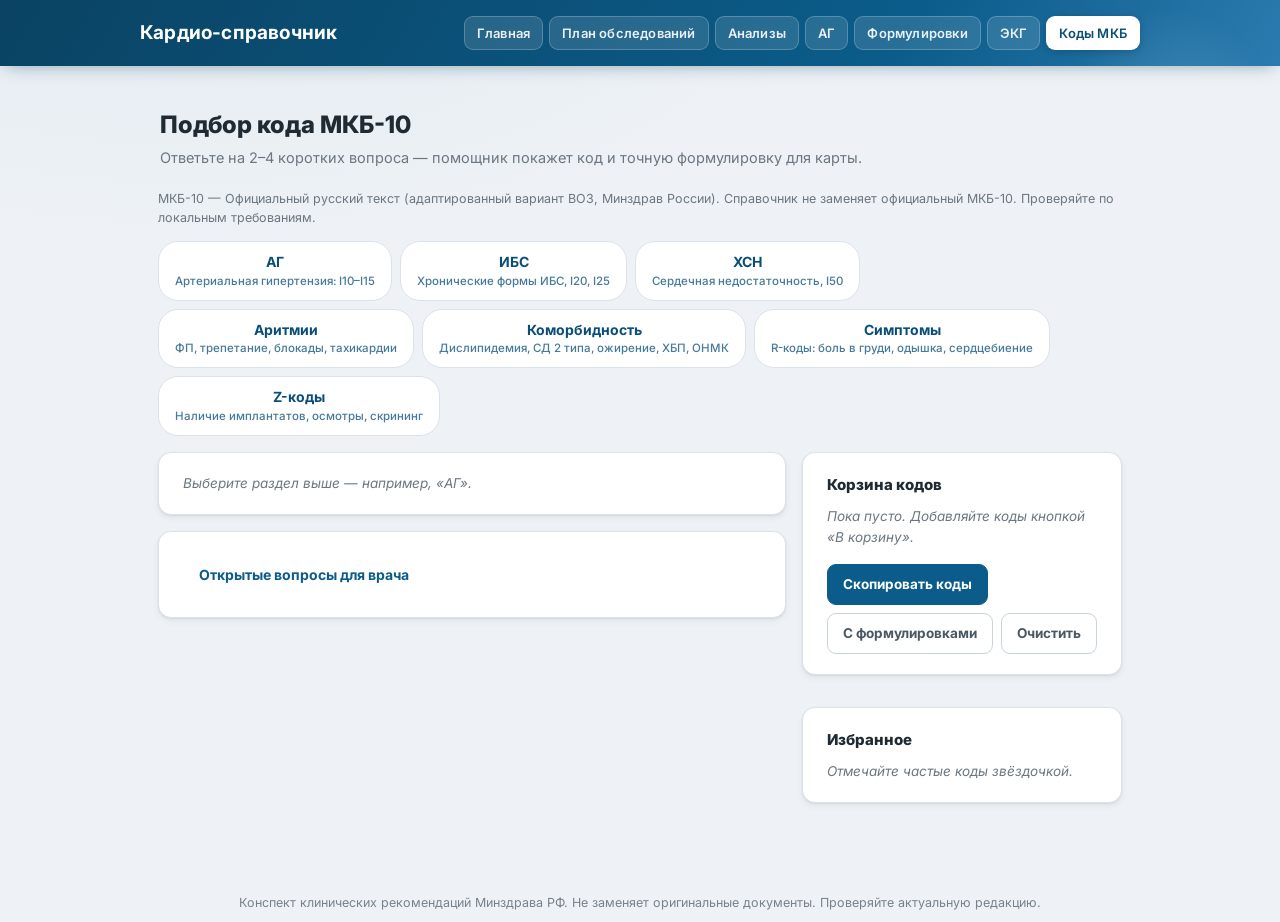
<file: mkb.html>
<!DOCTYPE html>
<html lang="ru">
<head>
<meta charset="UTF-8">
<meta name="viewport" content="width=device-width, initial-scale=1.0">
<title>Подбор кода МКБ-10 — Кардио-справочник</title>
<link rel="preconnect" href="https://fonts.googleapis.com">
<link rel="preconnect" href="https://fonts.gstatic.com" crossorigin>
<link href="https://fonts.googleapis.com/css2?family=Inter:wght@400;500;600;700;800&display=swap" rel="stylesheet">
<link rel="stylesheet" href="styles.css">
<style>
  .mkb-cats { display: flex; flex-wrap: wrap; gap: 8px; margin-bottom: 16px; }
  .mkb-cat {
    font: inherit; font-weight: 700; font-size: 14px; cursor: pointer;
    background: var(--surface); color: var(--primary-2);
    border: 1.5px solid var(--border); border-radius: 20px; padding: 9px 16px;
    transition: border-color .15s, background .15s, color .15s;
  }
  .mkb-cat:hover { border-color: var(--primary); }
  .mkb-cat[aria-pressed="true"] { background: var(--primary); border-color: var(--primary); color: #fff; }
  .mkb-cat .mkb-cat-hint { display: block; font-size: 11.5px; font-weight: 500; opacity: .75; }

  .mkb-grid { display: grid; grid-template-columns: minmax(0, 1fr) 320px; gap: 16px; align-items: start; }
  @media (max-width: 900px) { .mkb-grid { grid-template-columns: 1fr; } }
  .mkb-side { display: flex; flex-direction: column; gap: 16px; }

  .mkb-crumbs { display: flex; flex-wrap: wrap; gap: 6px; margin-bottom: 14px; }
  .mkb-crumb {
    display: inline-flex; align-items: center; gap: 6px; font-size: 12.5px;
    background: var(--primary-softer); border: 1px solid var(--border); color: var(--text-2);
    border-radius: 16px; padding: 5px 6px 5px 11px;
  }
  .mkb-crumb button {
    font: inherit; font-size: 13px; line-height: 1; cursor: pointer; border: none;
    background: transparent; color: var(--muted); padding: 2px 5px; border-radius: 8px;
  }
  .mkb-crumb button:hover { background: var(--red-soft); color: var(--red-deep); }

  .mkb-q-head { display: flex; align-items: flex-start; gap: 8px; }
  .mkb-q-label { font-size: 19px; font-weight: 700; color: var(--text); line-height: 1.35; }
  .mkb-info {
    font: inherit; font-size: 12px; font-weight: 800; cursor: pointer; flex: 0 0 auto;
    width: 22px; height: 22px; border-radius: 50%; border: 1.5px solid var(--primary);
    background: var(--primary-soft); color: var(--primary); line-height: 1;
  }
  .mkb-info[aria-expanded="true"] { background: var(--primary); color: #fff; }
  .mkb-tip-wrap { position: relative; }
  .mkb-tip {
    position: absolute; left: 0; top: calc(100% + 8px); z-index: 70;
    max-width: 420px; background: #20242e; color: #f4f6fa; font-size: 12.8px; line-height: 1.5;
    padding: 10px 12px; border-radius: 9px; box-shadow: 0 10px 26px rgba(15, 23, 42, .28);
  }
  .mkb-tip[hidden] { display: none; }

  .mkb-answers { display: flex; flex-wrap: wrap; gap: 10px; margin-top: 16px; }
  .mkb-answer {
    font: inherit; font-weight: 700; font-size: 15px; cursor: pointer;
    padding: 12px 22px; border-radius: 11px; border: 1.5px solid var(--primary);
    background: var(--surface); color: var(--primary-2); transition: background .15s, color .15s;
  }
  .mkb-answer:hover { background: var(--primary-soft); }
  .mkb-answer.mkb-answer-main { background: var(--primary); color: #fff; }
  .mkb-answer.mkb-answer-main:hover { background: var(--primary-2); }
  .mkb-answer.mkb-answer-unsure { border-color: var(--border-strong); color: var(--muted); }
  .mkb-answer .mkb-key { font-size: 11.5px; font-weight: 600; opacity: .7; margin-left: 6px; }
  .mkb-hintline { margin-top: 12px; font-size: 12.5px; color: var(--muted); }

  .mkb-code {
    font-family: var(--mono); font-size: 34px; font-weight: 800; color: var(--primary-2);
    letter-spacing: .5px;
  }
  .mkb-code-label { font-size: 15px; line-height: 1.5; color: var(--text); margin-top: 6px; }
  .mkb-note {
    margin-top: 12px; font-size: 13.5px; line-height: 1.55; color: var(--text-2);
    background: var(--orange-soft); border-left: 3px solid var(--orange-deep);
    border-radius: 8px; padding: 10px 12px;
  }
  .mkb-note.mkb-note-info { background: var(--primary-softer); border-left-color: var(--primary); }
  .mkb-actions { display: flex; flex-wrap: wrap; gap: 8px; margin-top: 16px; }
  .mkb-act {
    font: inherit; font-size: 13.5px; font-weight: 700; cursor: pointer;
    padding: 9px 15px; border-radius: 9px; border: 1.5px solid var(--border-strong);
    background: var(--surface); color: var(--text-2);
  }
  .mkb-act:hover { border-color: var(--primary); color: var(--primary-2); }
  .mkb-act.mkb-act-main { background: var(--primary); border-color: var(--primary); color: #fff; }
  .mkb-act.mkb-act-main:hover { background: var(--primary-2); color: #fff; }
  .mkb-act[aria-pressed="true"] { background: var(--primary-soft); border-color: var(--primary); color: var(--primary-2); }

  details.mkb-why { margin-top: 14px; }
  details.mkb-why summary {
    cursor: pointer; font-size: 13.5px; font-weight: 700; color: var(--primary);
    padding: 4px 2px;
  }
  .mkb-why-list { margin: 10px 0 0; padding-left: 20px; font-size: 13.5px; line-height: 1.6; color: var(--text-2); }
  .mkb-why-list li { margin-bottom: 4px; }

  .mkb-cands { display: grid; gap: 10px; margin-top: 14px; }
  .mkb-cand {
    border: 1.5px solid var(--border); border-radius: 11px; padding: 12px 14px; background: var(--surface-2);
  }
  .mkb-cand .mkb-cand-code { font-family: var(--mono); font-size: 19px; font-weight: 800; color: var(--primary-2); }
  .mkb-cand .mkb-cand-label { font-size: 13.5px; color: var(--text); margin-top: 4px; line-height: 1.5; }

  .mkb-search-row { display: flex; gap: 8px; align-items: center; margin-bottom: 12px; flex-wrap: wrap; }
  .mkb-search {
    flex: 1 1 240px; font: inherit; font-size: 14px; padding: 11px 13px;
    border: 1.5px solid var(--border); border-radius: 10px; background: var(--surface); color: var(--text);
  }
  .mkb-search:focus { outline: none; border-color: var(--primary); }
  .mkb-list { display: grid; gap: 8px; }
  .mkb-row {
    display: flex; gap: 12px; align-items: flex-start; justify-content: space-between;
    border: 1.5px solid var(--border); border-radius: 10px; padding: 11px 13px; background: var(--surface);
  }
  .mkb-row-code { font-family: var(--mono); font-size: 15px; font-weight: 800; color: var(--primary-2); }
  .mkb-row-label { font-size: 13.5px; color: var(--text); margin-top: 3px; line-height: 1.5; }
  .mkb-row-syn { font-size: 12px; color: var(--muted); margin-top: 3px; }
  .mkb-row-acts { display: flex; gap: 6px; flex: 0 0 auto; }
  .mkb-mini {
    font: inherit; font-size: 14px; line-height: 1; cursor: pointer; padding: 7px 9px;
    border-radius: 8px; border: 1.5px solid var(--border-strong); background: var(--surface); color: var(--text-2);
  }
  .mkb-mini:hover { border-color: var(--primary); color: var(--primary-2); }
  .mkb-mini[aria-pressed="true"] { background: var(--primary-soft); border-color: var(--primary); color: var(--primary-2); }

  .mkb-basket { display: grid; gap: 6px; }
  .mkb-basket-row {
    display: flex; align-items: flex-start; justify-content: space-between; gap: 8px;
    border-bottom: 1px solid var(--border); padding: 7px 0; font-size: 13px;
  }
  .mkb-basket-row:last-child { border-bottom: none; }
  .mkb-basket-code { font-family: var(--mono); font-weight: 800; color: var(--primary-2); }
  .mkb-basket-label { color: var(--text-2); font-size: 12.5px; line-height: 1.4; }

  .mkb-favs { display: flex; flex-wrap: wrap; gap: 6px; }
  .mkb-fav {
    font: inherit; font-family: var(--mono); font-size: 13px; font-weight: 700; cursor: pointer;
    padding: 6px 11px; border-radius: 16px; border: 1.5px solid var(--border); background: var(--surface-2);
    color: var(--primary-2);
  }
  .mkb-fav:hover { border-color: var(--primary); }

  .mkb-empty { color: var(--muted); font-size: 13.5px; font-style: italic; }
  .mkb-toast {
    position: fixed; left: 50%; bottom: 24px; transform: translateX(-50%) translateY(20px);
    background: #20242e; color: #f4f6fa; font-size: 13.5px; padding: 11px 17px; border-radius: 10px;
    box-shadow: 0 10px 26px rgba(15, 23, 42, .3); opacity: 0; pointer-events: none;
    transition: opacity .18s, transform .18s; z-index: 90;
  }
  .mkb-toast.mkb-toast-show { opacity: 1; transform: translateX(-50%) translateY(0); }

  .mkb-open-item { border-bottom: 1px solid var(--border); padding: 10px 0; font-size: 13.5px; }
  .mkb-open-item:last-child { border-bottom: none; }
  .mkb-open-item b { color: var(--text); }
  .mkb-open-current { color: var(--muted); font-size: 12.5px; margin-top: 4px; }

  .mkb-meta { font-size: 12.5px; color: var(--muted); margin-bottom: 14px; line-height: 1.5; }
</style>
</head>
<body>

<header>
  <div class="topnav">
    <span class="brand">Кардио-справочник</span>
    <div class="nav-links">
      <a href="index.html">Главная</a>
      <a href="planner.html">План обследований</a>
      <a href="analizy.html">Анализы</a>
      <a href="ag.html">АГ</a>
      <a href="formulas.html">Формулировки</a>
      <a href="ecg.html">ЭКГ</a>
      <a href="mkb.html" class="active">Коды МКБ</a>
    </div>
  </div>
</header>

<div class="container">

  <div class="page-title">Подбор кода МКБ-10</div>
  <div class="page-sub">Ответьте на 2–4 коротких вопроса — помощник покажет код и точную формулировку для карты.</div>
  <div class="mkb-meta" id="mkbMeta"></div>

  <div class="mkb-cats" id="mkbCats" role="group" aria-label="Разделы кодов"></div>

  <div class="mkb-grid">

    <div class="mkb-main">
      <div class="section-card" id="mkbPanel" aria-live="polite">
        <div class="mkb-empty">Выберите раздел выше.</div>
      </div>

      <details class="section-card" id="mkbOpenCard" style="margin-top:16px;">
        <summary style="cursor:pointer;font-weight:700;color:var(--primary);">Открытые вопросы для врача</summary>
        <div id="mkbOpenList" style="margin-top:10px;"></div>
      </details>
    </div>

    <aside class="mkb-side">
      <div class="section-card">
        <div style="font-weight:800;font-size:15px;margin-bottom:10px;">Корзина кодов</div>
        <div class="mkb-basket" id="mkbBasket"></div>
        <div class="mkb-actions">
          <button class="mkb-act mkb-act-main" id="mkbCopyCodes">Скопировать коды</button>
          <button class="mkb-act" id="mkbCopyFull">С формулировками</button>
          <button class="mkb-act" id="mkbClearBasket">Очистить</button>
        </div>
      </div>

      <div class="section-card">
        <div style="font-weight:800;font-size:15px;margin-bottom:10px;">Избранное</div>
        <div class="mkb-favs" id="mkbFavs"></div>
      </div>
    </aside>

  </div>

</div>

<div class="mkb-toast" id="mkbToast" role="status" aria-live="polite"></div>

<footer>Конспект клинических рекомендаций Минздрава РФ. Не заменяет оригинальные документы. Проверяйте актуальную редакцию.</footer>

<script src="mkb_engine.js"></script>
<script>
(function () {
  'use strict';

  var FAV_KEY = 'mkbFavV1';
  var BASKET_KEY = 'mkbBasketV1';

  var model = null;
  var state = { categoryId: null, answers: {}, query: '', selectedCode: null };
  var favorites = readStore(FAV_KEY);
  var basket = readStore(BASKET_KEY);

  var panel = document.getElementById('mkbPanel');
  var catsBox = document.getElementById('mkbCats');
  var basketBox = document.getElementById('mkbBasket');
  var favsBox = document.getElementById('mkbFavs');
  var openList = document.getElementById('mkbOpenList');
  var metaBox = document.getElementById('mkbMeta');
  var toastBox = document.getElementById('mkbToast');
  var toastTimer = null;

  /* ---------- вспомогательное ---------- */
  function el(tag, opts, kids) {
    var node = document.createElement(tag);
    opts = opts || {};
    Object.keys(opts).forEach(function (key) {
      var value = opts[key];
      if (value === null || value === undefined) return;
      if (key === 'class') node.className = value;
      else if (key === 'text') node.textContent = value;
      else if (key === 'icon') node.innerHTML = value;
      else if (key.indexOf('on') === 0) node.addEventListener(key.slice(2), value);
      else node.setAttribute(key, value);
    });
    (kids || []).forEach(function (kid) { if (kid) node.appendChild(kid); });
    return node;
  }

  function readStore(key) {
    try {
      var raw = localStorage.getItem(key);
      var parsed = raw ? JSON.parse(raw) : [];
      return Array.isArray(parsed) ? parsed : [];
    } catch (error) { return []; }
  }

  function writeStore(key, value) {
    try { localStorage.setItem(key, JSON.stringify(value)); }
    catch (error) { toast('Не удалось сохранить: хранилище браузера недоступно'); }
  }

  function toast(message) {
    toastBox.textContent = message;
    toastBox.classList.add('mkb-toast-show');
    clearTimeout(toastTimer);
    toastTimer = setTimeout(function () { toastBox.classList.remove('mkb-toast-show'); }, 2200);
  }

  function copyText(text) {
    if (!text) return;
    if (navigator.clipboard && navigator.clipboard.writeText) {
      navigator.clipboard.writeText(text).then(function () { toast('Скопировано'); }, function () { fallbackCopy(text); });
    } else fallbackCopy(text);
  }

  function fallbackCopy(text) {
    var area = document.createElement('textarea');
    area.value = text;
    area.setAttribute('readonly', '');
    area.style.position = 'fixed';
    area.style.top = '-1000px';
    document.body.appendChild(area);
    area.select();
    var ok = false;
    try { ok = document.execCommand('copy'); } catch (error) { ok = false; }
    document.body.removeChild(area);
    toast(ok ? 'Скопировано' : 'Не удалось скопировать — выделите текст вручную');
  }

  function shortLabel(code) {
    var entry = MkbEngine.codeOf(model, code);
    if (!entry) return '';
    var text = entry.label;
    var cut = text.indexOf('(');
    if (cut > 12) text = text.slice(0, cut).trim();
    return text.length > 70 ? text.slice(0, 68) + '…' : text;
  }

  /* ---------- разделы ---------- */
  function renderCategories() {
    catsBox.textContent = '';
    model.categories.forEach(function (category) {
      var button = el('button', {
        class: 'mkb-cat', type: 'button',
        'aria-pressed': state.categoryId === category.id ? 'true' : 'false',
        onclick: function () { selectCategory(category.id); }
      }, [
        el('span', { text: category.label }),
        el('span', { class: 'mkb-cat-hint', text: category.hint || '' })
      ]);
      catsBox.appendChild(button);
    });
  }

  function selectCategory(id) {
    state.categoryId = id;
    state.answers = {};
    state.query = '';
    state.selectedCode = null;
    renderCategories();
    renderPanel();
    syncHash();
  }

  /* ---------- панель ---------- */
  function renderPanel() {
    panel.textContent = '';
    if (!state.categoryId) {
      panel.appendChild(el('div', { class: 'mkb-empty', text: 'Выберите раздел выше.' }));
      return;
    }
    var category = model.categories.filter(function (c) { return c.id === state.categoryId; })[0];
    if (!category) return;
    if (category.kind === 'list') renderList(category);
    else renderDecision(category);
  }

  function renderCrumbs(tableId) {
    var box = el('div', { class: 'mkb-crumbs' });
    var explained = MkbEngine.explain(model, tableId, state.answers);
    explained.forEach(function (item) {
      box.appendChild(el('span', { class: 'mkb-crumb' }, [
        el('span', { text: item.label + ': ' + item.text }),
        el('button', {
          type: 'button', title: 'Убрать ответ', 'aria-label': 'Убрать ответ: ' + item.label,
          text: '✕',
          onclick: function () {
            delete state.answers[item.id];
            state.selectedCode = null;
            renderPanel();
            syncHash();
          }
        })
      ]));
    });
    if (explained.length) {
      box.appendChild(el('button', {
        class: 'mkb-act', type: 'button', text: 'Начать заново',
        onclick: function () { state.answers = {}; state.selectedCode = null; renderPanel(); syncHash(); }
      }));
    }
    return explained.length ? box : null;
  }

  function renderDecision(category) {
    var crumbs = renderCrumbs(category.tableId);
    if (crumbs) panel.appendChild(crumbs);

    if (state.selectedCode) {
      renderCodeCard(state.selectedCode, null, true);
      return;
    }

    var result = MkbEngine.resolve(model, category.tableId, state.answers);
    if (result.status === 'question') renderQuestion(result, category);
    else if (result.status === 'code') renderCodeCard(result.code, result, false);
    else if (result.status === 'ambiguous') renderAmbiguous(result, category);
    else panel.appendChild(el('div', { class: 'mkb-note', text: 'Для такого сочетания ответов код в таблице не описан. Уберите лишние ответы в подсказках выше.' }));
  }

  function renderQuestion(result, category) {
    var question = model.questions[result.question];
    var tipId = 'mkbTip_' + question.label.replace(/\W+/g, '');
    var tip = el('div', { class: 'mkb-tip', id: tipId, role: 'tooltip', hidden: 'hidden', text: question.tooltip });
    var info = el('button', {
      class: 'mkb-info', type: 'button', 'aria-expanded': 'false', 'aria-describedby': tipId,
      'aria-label': 'Подсказка к вопросу', text: 'i',
      onclick: function (event) {
        event.stopPropagation();
        var open = info.getAttribute('aria-expanded') === 'true';
        info.setAttribute('aria-expanded', open ? 'false' : 'true');
        if (open) tip.setAttribute('hidden', 'hidden'); else tip.removeAttribute('hidden');
      }
    });
    var head = el('div', { class: 'mkb-q-head' }, [
      el('div', { class: 'mkb-q-label', id: 'mkbQ_' + result.question, text: question.label }),
      el('span', { class: 'mkb-tip-wrap' }, [info, tip])
    ]);
    var answers = el('div', { class: 'mkb-answers', role: 'group', 'aria-labelledby': 'mkbQ_' + result.question });
    var options = [];

    if (question.type === 'bool') {
      options.push({ label: 'Да', value: true, main: true });
      options.push({ label: 'Нет', value: false, main: false });
    } else {
      (question.values || []).forEach(function (entry) {
        options.push({ label: entry.label, value: entry.value, main: false });
      });
    }
    options.forEach(function (option, index) {
      answers.appendChild(el('button', {
        class: 'mkb-answer' + (option.main ? ' mkb-answer-main' : ''), type: 'button',
        onclick: function () { answer(result.question, option.value); }
      }, [
        el('span', { text: option.label }),
        el('span', { class: 'mkb-key', text: String(index + 1) })
      ]));
    });
    answers.appendChild(el('button', {
      class: 'mkb-answer mkb-answer-unsure', type: 'button',
      onclick: function () { answer(result.question, null); }
    }, [
      el('span', { text: 'Уточню' }),
      el('span', { class: 'mkb-key', text: String(options.length + 1) })
    ]));

    panel.appendChild(el('div', {}, [
      head, answers,
      el('div', { class: 'mkb-hintline', text: 'Клавиши 1–' + (options.length + 1) + ' выбирают ответ. «Уточню» покажет возможные коды без догадки.' })
    ]));
  }

  function answer(qid, value) {
    state.answers[qid] = value;
    state.selectedCode = null;
    renderPanel();
    syncHash();
  }

  function renderCodeCard(codeId, result, saved) {
    var entry = MkbEngine.codeOf(model, codeId);
    if (!entry) return;
    panel.appendChild(el('div', { class: 'mkb-code', text: entry.code }));
    panel.appendChild(el('div', { class: 'mkb-code-label', text: entry.label }));

    if (saved) {
      panel.appendChild(el('div', { class: 'mkb-note mkb-note-info', text: 'Закреплённый код — выбран из избранного, а не подобран по ответам.' }));
    }
    if (entry.note) panel.appendChild(el('div', { class: 'mkb-note mkb-note-info', text: entry.note }));
    if (result && result.row && result.row.note) panel.appendChild(el('div', { class: 'mkb-note', text: result.row.note }));
    if (result && result.row && result.row.hint) panel.appendChild(el('div', { class: 'mkb-note', text: result.row.hint }));
    if (!saved && result && result.unknowns && result.unknowns.length) {
      var labels = result.unknowns.map(function (qid) { return model.questions[qid].label.toLowerCase(); });
      panel.appendChild(el('div', { class: 'mkb-note mkb-note-info', text: 'Не уточнено: ' + labels.join(', ') + '. На выбранный код это не влияет.' }));
    }

    var inBasket = basket.indexOf(entry.code) !== -1;
    var inFav = favorites.indexOf(entry.code) !== -1;
    var basketBtn = el('button', {
      class: 'mkb-act mkb-act-main', type: 'button', 'aria-pressed': inBasket ? 'true' : 'false',
      text: inBasket ? 'В корзине' : 'В корзину',
      onclick: function () { addToBasket(entry.code, basketBtn); }
    });
    var favBtn = el('button', {
      class: 'mkb-act', type: 'button', 'aria-pressed': inFav ? 'true' : 'false',
      text: inFav ? '★ В избранном' : '☆ В избранное',
      onclick: function () { toggleFav(entry.code, favBtn); }
    });

    var actions = el('div', { class: 'mkb-actions' }, [
      basketBtn,
      el('button', { class: 'mkb-act', type: 'button', text: 'Скопировать код', onclick: function () { copyText(entry.code); } }),
      el('button', { class: 'mkb-act', type: 'button', text: 'Скопировать с формулировкой', onclick: function () { copyText(entry.code + ' — ' + entry.label); } }),
      favBtn,
      el('button', { class: 'mkb-act', type: 'button', text: 'Ссылка на этот подбор', onclick: function () { copyText(location.href); } }),
      el('button', {
        class: 'mkb-act', type: 'button', text: 'Начать заново',
        onclick: function () { state.answers = {}; state.selectedCode = null; renderPanel(); syncHash(); }
      })
    ]);
    panel.appendChild(actions);

    if (!saved) {
      var why = MkbEngine.explain(model, model.categories.filter(function (c) { return c.id === state.categoryId; })[0].tableId, state.answers);
      var list = el('ul', { class: 'mkb-why-list' });
      why.forEach(function (item) {
        list.appendChild(el('li', { text: item.label + ' — ' + item.text }));
      });
      panel.appendChild(el('details', { class: 'mkb-why' }, [
        el('summary', { text: 'Почему этот код?' }),
        list
      ]));
    }
  }

  function renderAmbiguous(result, category) {
    panel.appendChild(el('div', { class: 'mkb-q-label', text: 'Нужно уточнить' }));
    panel.appendChild(el('div', { class: 'mkb-hintline', text: 'По этим ответам возможны несколько кодов. Выберите подходящий — или вернитесь и уточните ответы.' }));
    var box = el('div', { class: 'mkb-cands' });
    result.codes.forEach(function (codeId) {
      var entry = MkbEngine.codeOf(model, codeId);
      if (!entry) return;
      box.appendChild(el('div', { class: 'mkb-cand' }, [
        el('div', { class: 'mkb-cand-code', text: entry.code }),
        el('div', { class: 'mkb-cand-label', text: entry.label }),
        entry.note ? el('div', { class: 'mkb-cand-label', text: entry.note }) : null,
        el('div', { class: 'mkb-actions' }, [
          el('button', {
            class: 'mkb-act mkb-act-main', type: 'button', text: 'Это верный код',
            onclick: function () { state.selectedCode = entry.code; renderPanel(); syncHash(); }
          }),
          el('button', { class: 'mkb-act', type: 'button', text: 'Скопировать', onclick: function () { copyText(entry.code); } })
        ])
      ]));
    });
    panel.appendChild(box);
    var crumbs = MkbEngine.explain(model, category.tableId, state.answers).filter(function (item) { return item.value === null; });
    if (crumbs.length) {
      panel.appendChild(el('div', { class: 'mkb-actions' }, [
        el('button', {
          class: 'mkb-act', type: 'button', text: 'Вернуться к вопросам',
          onclick: function () {
            crumbs.forEach(function (item) { delete state.answers[item.id]; });
            renderPanel();
            syncHash();
          }
        })
      ]));
    }
  }

  /* ---------- списки кодов ---------- */
  function renderList(category) {
    if (category.treeStatus === 'planned') {
      panel.appendChild(el('div', { class: 'mkb-note mkb-note-info', text: 'Пошаговый подбор для этого раздела в разработке — пока список кодов с поиском.' }));
    }
    var input = el('input', {
      class: 'mkb-search', type: 'search', id: 'mkbSearch', value: state.query,
      placeholder: 'Код, диагноз или синоним: ГБ, ПИКС, стент, одышка…',
      'aria-label': 'Поиск по кодам',
      oninput: function (event) { state.query = event.target.value; renderListBody(category); }
    });
    panel.appendChild(el('div', { class: 'mkb-search-row' }, [input]));
    var body = el('div', { id: 'mkbListBody' });
    panel.appendChild(body);
    renderListBody(category);
  }

  function renderListBody(category) {
    var body = document.getElementById('mkbListBody');
    if (!body) return;
    body.textContent = '';
    var found = MkbEngine.searchCodes(model, state.query, category.id);
    body.appendChild(el('div', { class: 'mkb-hintline', style: 'margin:0 0 8px', text: 'Найдено кодов: ' + found.length }));
    if (!found.length) {
      body.appendChild(el('div', { class: 'mkb-empty', text: 'Ничего не найдено. Попробуйте другое слово или код.' }));
      return;
    }
    var list = el('div', { class: 'mkb-list' });
    found.forEach(function (entry) {
      var inFav = favorites.indexOf(entry.code) !== -1;
      list.appendChild(el('div', { class: 'mkb-row' }, [
        el('div', {}, [
          el('div', { class: 'mkb-row-code', text: entry.code }),
          el('div', { class: 'mkb-row-label', text: entry.label }),
          entry.note ? el('div', { class: 'mkb-row-syn', text: entry.note }) : null,
          (entry.synonyms || []).length ? el('div', { class: 'mkb-row-syn', text: 'Синонимы: ' + entry.synonyms.join(', ') }) : null
        ]),
        el('div', { class: 'mkb-row-acts' }, [
          el('button', { class: 'mkb-mini', type: 'button', title: 'Скопировать код', text: '⧉', onclick: function () { copyText(entry.code); } }),
          el('button', { class: 'mkb-mini', type: 'button', title: 'Добавить в корзину', text: '+', onclick: function () { addToBasket(entry.code, null); } }),
          el('button', {
            class: 'mkb-mini', type: 'button', 'aria-pressed': inFav ? 'true' : 'false',
            title: 'В избранное', text: inFav ? '★' : '☆',
            onclick: function () { toggleFav(entry.code, null); renderListBody(category); }
          })
        ])
      ]));
    });
    body.appendChild(list);
  }

  /* ---------- корзина и избранное ---------- */
  function addToBasket(code) {
    if (basket.indexOf(code) !== -1) { toast('Код ' + code + ' уже в корзине'); return; }
    basket.push(code);
    writeStore(BASKET_KEY, basket);
    renderBasket();
    renderPanel();
    toast('Добавлено: ' + code);
  }

  function renderBasket() {
    basketBox.textContent = '';
    if (!basket.length) {
      basketBox.appendChild(el('div', { class: 'mkb-empty', text: 'Пока пусто. Добавляйте коды кнопкой «В корзину».' }));
      return;
    }
    basket.forEach(function (code) {
      basketBox.appendChild(el('div', { class: 'mkb-basket-row' }, [
        el('div', {}, [
          el('div', { class: 'mkb-basket-code', text: code }),
          el('div', { class: 'mkb-basket-label', text: shortLabel(code) })
        ]),
        el('button', {
          class: 'mkb-mini', type: 'button', title: 'Убрать из корзины', 'aria-label': 'Убрать ' + code, text: '✕',
          onclick: function () {
            basket = basket.filter(function (item) { return item !== code; });
            writeStore(BASKET_KEY, basket);
            renderBasket();
            renderPanel();
          }
        })
      ]));
    });
  }

  function toggleFav(code) {
    if (favorites.indexOf(code) === -1) { favorites.push(code); toast('В избранном: ' + code); }
    else { favorites = favorites.filter(function (item) { return item !== code; }); toast('Убрано из избранного'); }
    writeStore(FAV_KEY, favorites);
    renderFavs();
  }

  function renderFavs() {
    favsBox.textContent = '';
    if (!favorites.length) {
      favsBox.appendChild(el('div', { class: 'mkb-empty', text: 'Отмечайте частые коды звёздочкой.' }));
      return;
    }
    favorites.forEach(function (code) {
      favsBox.appendChild(el('button', {
        class: 'mkb-fav', type: 'button', title: shortLabel(code), text: code,
        onclick: function () {
          var current = model.categories.filter(function (category) { return category.id === state.categoryId; })[0];
          if (!current || current.kind !== 'decision') {
            var owner = model.categories.filter(function (category) { return category.kind === 'decision'; })[0];
            if (owner) state.categoryId = owner.id;
          }
          state.answers = {};
          state.selectedCode = code;
          renderCategories();
          renderPanel();
          syncHash();
        }
      }));
    });
  }

  function renderOpenQuestions() {
    openList.textContent = '';
    (model.openQuestions || []).forEach(function (item) {
      openList.appendChild(el('div', { class: 'mkb-open-item' }, [
        el('div', {}, [el('b', { text: '• ' }), el('span', { text: item.question })]),
        el('div', { class: 'mkb-open-current', text: 'Сейчас: ' + item.currentBehaviour })
      ]));
    });
  }

  /* ---------- ссылки-состояния ---------- */
  function syncHash() {
    if (!state.categoryId) return;
    var hash = MkbEngine.buildHash(state.categoryId, state.answers);
    if (location.hash !== hash) history.replaceState(null, '', hash);
  }

  function applyHash() {
    var parsed = MkbEngine.parseHash(location.hash);
    if (!parsed) return false;
    var category = model.categories.filter(function (c) { return c.id === parsed.categoryId; })[0];
    if (!category) return false;
    state.categoryId = category.id;
    state.answers = parsed.answers || {};
    state.selectedCode = null;
    return true;
  }

  /* ---------- клавиатура ---------- */
  function currentOptions() {
    if (!state.categoryId) return null;
    var category = model.categories.filter(function (c) { return c.id === state.categoryId; })[0];
    if (!category || category.kind !== 'decision' || state.selectedCode) return null;
    var result = MkbEngine.resolve(model, category.tableId, state.answers);
    if (result.status !== 'question') return null;
    var question = model.questions[result.question];
    var options = question.type === 'bool'
      ? [{ value: true }, { value: false }]
      : (question.values || []).map(function (entry) { return { value: entry.value }; });
    options.push({ value: null });
    return { qid: result.question, options: options };
  }

  document.addEventListener('keydown', function (event) {
    if (event.key === 'Escape') {
      document.querySelectorAll('.mkb-tip').forEach(function (tip) { tip.setAttribute('hidden', 'hidden'); });
      document.querySelectorAll('.mkb-info').forEach(function (btn) { btn.setAttribute('aria-expanded', 'false'); });
      return;
    }
    var target = event.target;
    if (target && (target.tagName === 'INPUT' || target.tagName === 'TEXTAREA' || target.isContentEditable)) return;
    if (!/^[1-9]$/.test(event.key)) return;
    var current = currentOptions();
    if (!current) return;
    var index = Number(event.key) - 1;
    if (index >= current.options.length) return;
    event.preventDefault();
    answer(current.qid, current.options[index].value);
  });

  document.addEventListener('click', function (event) {
    if (event.target.closest && event.target.closest('.mkb-tip-wrap')) return;
    document.querySelectorAll('.mkb-tip').forEach(function (tip) { tip.setAttribute('hidden', 'hidden'); });
    document.querySelectorAll('.mkb-info').forEach(function (btn) { btn.setAttribute('aria-expanded', 'false'); });
  });

  /* ---------- запуск ---------- */
  document.getElementById('mkbCopyCodes').addEventListener('click', function () {
    if (!basket.length) { toast('Корзина пуста'); return; }
    copyText(basket.join('; '));
  });

  document.getElementById('mkbCopyFull').addEventListener('click', function () {
    if (!basket.length) { toast('Корзина пуста'); return; }
    copyText(basket.map(function (code) {
      var entry = MkbEngine.codeOf(model, code);
      return entry ? code + ' — ' + entry.label : code;
    }).join('\n'));
  });

  document.getElementById('mkbClearBasket').addEventListener('click', function () {
    if (!basket.length) return;
    if (!confirm('Очистить корзину кодов?')) return;
    basket = [];
    writeStore(BASKET_KEY, basket);
    renderBasket();
    renderPanel();
  });

  window.addEventListener('hashchange', function () {
    if (applyHash()) { renderCategories(); renderPanel(); }
  });

  fetch('mkb_codes.json').then(function (response) {
    if (!response.ok) throw new Error('файл mkb_codes.json не загрузился');
    return response.json();
  }).then(function (loaded) {
    model = loaded;
    var check = MkbEngine.validate(model);
    if (check.problems.length) throw new Error('ошибки в данных: ' + check.problems.join('; '));
    metaBox.textContent = model.classifier.name + ' — ' + model.classifier.edition + '. ' + model.classifier.disclaimer;
    applyHash();
    renderCategories();
    renderPanel();
    renderBasket();
    renderFavs();
    renderOpenQuestions();
    if (!state.categoryId) {
      panel.textContent = '';
      panel.appendChild(el('div', { class: 'mkb-empty', text: 'Выберите раздел выше — например, «АГ».' }));
    }
  }).catch(function (error) {
    panel.textContent = '';
    panel.appendChild(el('div', { class: 'mkb-note', text: 'Не удалось загрузить справочник: ' + error.message + '. Откройте страницу через локальный сервер или GitHub Pages (файл mkb_codes.json читается по HTTP).' }));
  });

})();
</script>

</body>
</html>
</file>
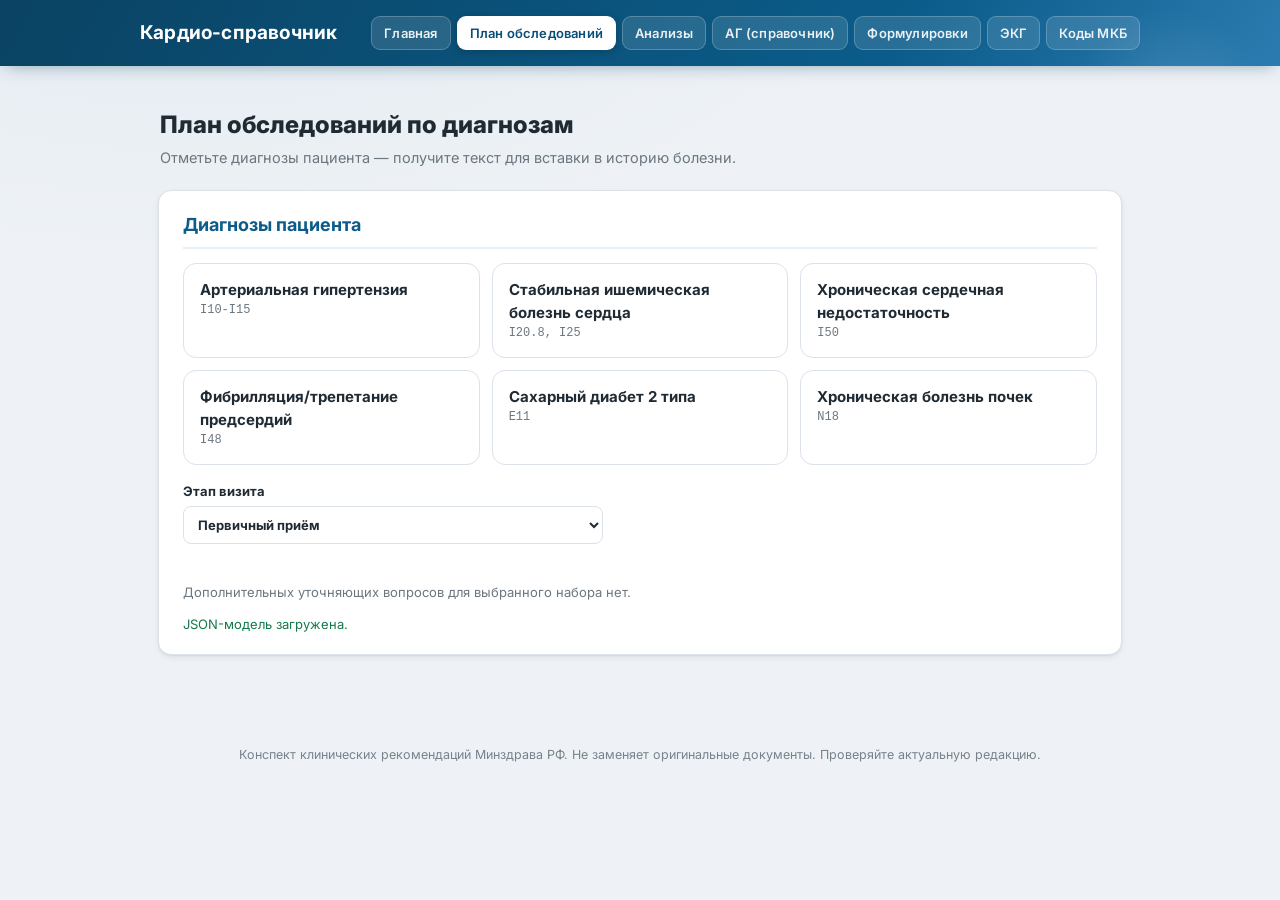
<file: planner.html>
<!DOCTYPE html>
<html lang="ru">
<head>
<meta charset="UTF-8">
<meta name="viewport" content="width=device-width, initial-scale=1.0">
<title>План обследований — Кардио-справочник</title>
<link rel="preconnect" href="https://fonts.googleapis.com">
<link rel="preconnect" href="https://fonts.gstatic.com" crossorigin>
<link href="https://fonts.googleapis.com/css2?family=Inter:wght@400;500;600;700;800&display=swap" rel="stylesheet">
<link rel="stylesheet" href="styles.css">
<style>
  .diagnosis-grid {
    display: grid;
    grid-template-columns: repeat(auto-fill, minmax(280px, 1fr));
    gap: 12px;
    margin-bottom: 16px;
  }
  .dx-check {
    display: flex; align-items: flex-start; gap: 10px;
    background: var(--surface); border: 1.5px solid var(--border); border-radius: var(--r);
    padding: 14px 16px; cursor: pointer; transition: border-color .15s, background .15s;
  }
  .dx-check:hover { border-color: var(--primary); }
  .dx-check.selected { border-color: var(--primary); background: var(--primary-soft); }
  .dx-check input { position: absolute; opacity: 0; width: 1px; height: 1px; pointer-events: none; }
  .dx-check { user-select: none; }
  .dx-check .dx-name { font-weight: 700; font-size: 15px; }
  .dx-check .dx-code { font-size: 12px; color: var(--muted); font-family: var(--mono); }

  .show-btn {
    background: var(--primary); color: #fff; border: none;
    padding: 12px 24px; border-radius: 10px; font-size: 15px; font-weight: 700;
    font-family: var(--font); cursor: pointer; transition: background .15s; margin-bottom: 20px;
  }
  .show-btn:hover { background: var(--primary-2); }
  .show-btn:disabled { background: var(--border); cursor: not-allowed; }

  /* Блок копирования */
  .copy-block {
    background: var(--surface); border: 2px solid var(--primary);
    border-radius: var(--r-lg); padding: 18px 22px; margin-bottom: 18px;
    box-shadow: var(--shadow-2); display: none;
  }
  .copy-block.visible { display: block; }
  .copy-block .copy-header {
    display: flex; align-items: center; justify-content: space-between;
    margin-bottom: 12px; flex-wrap: wrap; gap: 8px;
  }
  .copy-block .copy-title { font-size: 16px; font-weight: 700; color: var(--primary-2); }
  .copy-btn {
    background: var(--primary); color: #fff; border: none; padding: 8px 18px;
    border-radius: 9px; font-size: 13.5px; font-weight: 700; font-family: var(--font);
    cursor: pointer; transition: background .15s, transform .1s;
  }
  .copy-btn:hover { background: var(--primary-2); transform: translateY(-1px); }
  .copy-btn.copied { background: var(--green); }
  .copy-text {
    font-size: 14px; line-height: 1.65; color: var(--text);
    white-space: pre-wrap; word-break: break-word;
  }
  .copy-text .cat-label { font-weight: 700; color: var(--primary); }
  .copy-empty { color: var(--muted); font-style: italic; font-size: 13.5px; }

  /* Секция результатов */
  .results-wrap { display: none; }
  .results-wrap.visible { display: block; }

  .exam-section { margin-bottom: 14px; }
  .exam-section-header {
    display: flex; align-items: center; justify-content: space-between;
    flex-wrap: wrap; gap: 8px; margin-bottom: 8px;
  }
  .exam-section-title { font-size: 16px; font-weight: 700; color: var(--text); }
  .select-all-btn {
    background: var(--primary-soft); color: var(--primary); border: 1.5px solid var(--primary);
    padding: 5px 14px; border-radius: 20px; font-size: 12.5px; font-weight: 700;
    font-family: var(--font); cursor: pointer; transition: background .15s;
  }
  .select-all-btn:hover { background: var(--primary); color: #fff; }

  /* Обязательные обследования — компактные кнопки */
  #mandatoryList {
    display: flex;
    flex-wrap: wrap;
    align-items: flex-start;
    gap: 8px;
  }
  #mandatoryList .exam-item {
    display: inline-flex;
    width: auto;
    align-items: center;
    margin: 0;
    padding: 8px 13px;
    border-radius: 20px;
    box-shadow: none;
  }
  #mandatoryList .exam-item input {
    position: absolute;
    opacity: 0;
    width: 1px;
    height: 1px;
    pointer-events: none;
  }
  #mandatoryList .exam-item .exam-name {
    font-size: 13.5px;
    white-space: nowrap;
  }
  #mandatoryList .exam-item.checked {
    background: var(--primary-soft);
    border-color: var(--primary);
    color: var(--primary-2);
  }

  #conditionalList .conditional-group {
    margin-bottom: 16px;
  }
  #conditionalList .conditional-group:last-child {
    margin-bottom: 0;
  }
  #conditionalList .conditional-group-title {
    color: var(--primary);
    font-size: 13px;
    font-weight: 800;
    text-transform: uppercase;
    letter-spacing: .45px;
    padding: 7px 2px 6px;
    border-bottom: 1px solid var(--border);
    margin-bottom: 8px;
  }

  /* Дополнительные обследования */
  #conditionalList .exam-item {
    display: flex;
  }

  .exam-item {
    display: flex; align-items: flex-start; gap: 10px;
    background: var(--surface); border: 1.5px solid var(--border); border-radius: var(--r);
    padding: 10px 14px; margin-bottom: 6px; cursor: pointer;
    transition: border-color .15s, background .15s;
  }
  .exam-item:hover { border-color: var(--primary); }
  .exam-item.checked { border-color: var(--primary); background: var(--primary-softer); }
  .exam-item input { width: 16px; height: 16px; margin-top: 2px; accent-color: var(--primary); cursor: pointer; flex-shrink: 0; }
  .exam-item .exam-name { font-weight: 600; font-size: 14px; color: var(--text); }
  .exam-item .exam-conditions { font-size: 12.5px; color: var(--muted); margin-top: 2px; }
  .matrix-controls { display: grid; grid-template-columns: minmax(260px, 1fr); gap: 12px; margin-top: 14px; }
  .matrix-question { display: flex; flex-direction: column; gap: 5px; color: var(--text); font-size: 13px; font-weight: 700; }
  .matrix-question select { max-width: 420px; padding: 9px 10px; border: 1.5px solid var(--border); border-radius: 8px; font: inherit; color: var(--text); background: var(--surface); }
  .matrix-status { margin-top: 12px; font-size: 13px; color: var(--muted); }
  .matrix-status.ok { color: var(--green-deep); }
  .matrix-status.error { color: var(--red, #a12626); }
  #externalCard { border-left: 3px solid var(--orange-deep); }
  #emergencyCard { border-left: 3px solid #b3261e; }
  #externalList .exam-item, #emergencyList .exam-item { display: flex; }
  #emergencyList .exam-item { background: #fff4f3; border-color: #d66a62; }

  .avail-note { display:inline-block; margin-left:8px; font-size:12px; color:#7a8699; font-weight:500; }
  .dx-group { margin-bottom:14px; }
  .dx-group:last-child { margin-bottom:0; }
  .dx-group-title { font-size:12px; font-weight:800; text-transform:uppercase; letter-spacing:.45px; color:var(--primary); border-bottom:1px solid var(--border); padding:5px 2px 6px; margin-bottom:6px; }

  /* Мгновенный тултип */
  .exam-item { position: relative; }
  .exam-item[data-tip]::after {
    content: attr(data-tip);
    position: absolute;
    left: 10px;
    bottom: calc(100% + 7px);
    max-width: 360px;
    background: #20242e;
    color: #f4f6fa;
    font-size: 12.5px;
    font-weight: 500;
    line-height: 1.45;
    padding: 8px 11px;
    border-radius: 8px;
    box-shadow: 0 8px 22px rgba(15, 23, 42, .25);
    z-index: 60;
    white-space: normal;
    opacity: 0;
    visibility: hidden;
    pointer-events: none;
  }
  .exam-item[data-tip]:hover::after { opacity: 1; visibility: visible; }
</style>
</head>
<body>

<header>
  <div class="topnav">
    <span class="brand">Кардио-справочник</span>
    <div class="nav-links">
      <a href="index.html">Главная</a>
      <a href="planner.html" class="active">План обследований</a>
      <a href="analizy.html">Анализы</a>
      <a href="ag.html">АГ (справочник)</a>
      <a href="formulas.html">Формулировки</a>
      <a href="ecg.html">ЭКГ</a>
      <a href="mkb.html">Коды МКБ</a>
    </div>
  </div>
</header>

<div class="container">

  <div class="page-title">План обследований по диагнозам</div>
  <div class="page-sub">Отметьте диагнозы пациента — получите текст для вставки в историю болезни.</div>

  <!-- Выбор диагнозов -->
  <div class="section-card">
    <h2>Диагнозы пациента</h2>
    <div class="diagnosis-grid" id="diagnosisGrid"></div>
    <div class="matrix-controls">
      <label class="matrix-question">Этап визита<select id="visitStage"></select></label>
      <div id="matrixQuestions" class="matrix-controls"></div>
    </div>
    <div id="matrixStatus" class="matrix-status">Загрузка клинической матрицы…</div>
  </div>

  <!-- Блок копирования (после формирования плана) -->
  <div class="copy-block" id="copyBlock">
    <div class="copy-header">
      <span class="copy-title">Текст для вставки в историю болезни</span>
      <button class="copy-btn" id="copyBtn">Копировать</button>
    </div>
    <div class="copy-text" id="copyText">
      <span class="copy-empty">Отметьте обследования ниже, чтобы сформировать текст…</span>
    </div>
  </div>

  <!-- Списки обследований с чекбоксами (после нажатия «Показать») -->
  <div class="results-wrap" id="resultsWrap">
    <div class="section-card" id="mandatoryCard">
      <div class="exam-section">
        <div class="exam-section-header">
          <span class="exam-section-title" style="color: var(--green-deep);">Обязательные обследования</span>
          <button class="select-all-btn" id="toggleMandatoryBtn">Снять все</button>
        </div>
        <div id="mandatoryList"></div>
      </div>
    </div>
    <div class="section-card" id="conditionalCard">
      <div class="exam-section">
        <div class="exam-section-header">
          <span class="exam-section-title" style="color: var(--orange-deep);">Дополнительные обследования</span>
          <button class="select-all-btn" id="toggleConditionalBtn">Выбрать все</button>
        </div>
        <div id="conditionalList"></div>
      </div>
    </div>
    <div class="section-card" id="externalCard" style="display:none">
      <div class="exam-section"><div class="exam-section-header"><span class="exam-section-title" style="color: var(--orange-deep);">Также рекомендовано</span></div><div id="externalList"></div></div>
    </div>
    <div class="section-card" id="emergencyCard" style="display:none">
      <div class="exam-section"><div class="exam-section-header"><span class="exam-section-title" style="color:#b3261e;">Экстренная оценка</span></div><div id="emergencyList"></div></div>
    </div>
  </div>

</div>

<footer>Конспект клинических рекомендаций Минздрава РФ. Не заменяет оригинальные документы. Проверяйте актуальную редакцию.</footer>

<script src="clinical_matrix_engine.js"></script>
<script src="clinical_matrix_adapter.js"></script>
<script src="planner_json.js"></script>
<!-- Старый генератор сохранён ниже как резервный текст и отключён. -->
<!--
  const grid       = document.getElementById('diagnosisGrid');
  const copyBlock  = document.getElementById('copyBlock');
  const copyText   = document.getElementById('copyText');
  const copyBtn    = document.getElementById('copyBtn');
  const resultsWrap= document.getElementById('resultsWrap');
  const mandList   = document.getElementById('mandatoryList');
  const condList   = document.getElementById('conditionalList');
  const togMand    = document.getElementById('toggleMandatoryBtn');
  const togCond    = document.getElementById('toggleConditionalBtn');
  const mandCard   = document.getElementById('mandatoryCard');
  const condCard   = document.getElementById('conditionalCard');

  /* ---- Инициализация списка диагнозов ---- */
  function initDiagnoses () {
    grid.innerHTML = '';
    for (const [key, dx] of Object.entries(diagnoses)) {
      const label = document.createElement('label');
      label.className = 'dx-check';
      label.innerHTML =
        '<input type="checkbox" data-dx="' + key + '">' +
        '<div><div class="dx-name">' + dx.name + '</div><div class="dx-code">' + dx.code + '</div></div>';
      const cb = label.querySelector('input');
      cb.addEventListener('change', function () {
        label.classList.toggle('selected', cb.checked);
        generatePlan();
      });
      grid.appendChild(label);
    }
  }

  /* ---- Сбор отмеченных обследований ---- */
  function collectChecked () {
    var items = document.querySelectorAll('.exam-check');
    var checked = { lab: [], instrumental: [], consultation: [] };
    items.forEach(function (el) {
      if (el.checked) {
        var t = el.dataset.type;
        checked[t].push(el.dataset.name);
      }
    });
    return checked;
  }

  /* ---- Обновление текста для копирования ---- */
  function updateCopyText () {
    var c = collectChecked();
    var parts = [];
    typeOrder.forEach(function (t) {
      if (c[t].length > 0) {
        parts.push('<span class="cat-label">' + typeLabels[t] + ':</span> ' + c[t].join(', '));
      }
    });
    if (parts.length === 0) {
      copyText.innerHTML = '<span class="copy-empty">Отметьте обследования ниже…</span>';
    } else {
      copyText.innerHTML = parts.join('<br><br>');
    }
  }

  /* ---- Создание элемента обследования ---- */
  function makeExamItem (exam, checked) {
    var div = document.createElement('label');
    div.className = 'exam-item' + (checked ? ' checked' : '');
    var html = '<input type="checkbox" class="exam-check" data-name="' + exam.name + '" data-type="' + exam.type + '"' + (checked ? ' checked' : '') + '>';
    html += '<div><div class="exam-name">' + exam.name + '</div>';
    if (exam.conditions) {
      html += '<div class="exam-conditions">Показания: <span>' + exam.conditions.join('; ') + '</span></div>';
    }
    html += '</div>';
    div.innerHTML = html;
    var cb = div.querySelector('input');
    cb.addEventListener('change', function () {
      div.classList.toggle('checked', cb.checked);
      updateCopyText();
    });
    return div;
  }

  /* ---- Генерация результатов ---- */
  function generatePlan () {
    var checkedDx = Array.from(document.querySelectorAll('.dx-check input:checked')).map(function (el) { return el.dataset.dx; });
    if (checkedDx.length === 0) {
      resultsWrap.classList.remove('visible');
      copyBlock.classList.remove('visible');
      return;
    }

    var allMandatory = [];
    var allConditional = [];
    var seenMand = {};
    var seenCond = {};

    checkedDx.forEach(function (dxKey) {
      var dx = diagnoses[dxKey];
      if (!dx) return;
      dx.mandatory.forEach(function (e) {
        if (!seenMand[e.name]) { seenMand[e.name] = true; allMandatory.push(e); }
      });
      dx.conditional.forEach(function (e) {
        if (!seenCond[e.name]) { seenCond[e.name] = true; allConditional.push(e); }
      });
    });

    /* Обязательные — все отмечены */
    mandList.innerHTML = '';
    allMandatory.forEach(function (e) { mandList.appendChild(makeExamItem(e, true)); });

    /* Дополнительные — сгруппированы по типу */
    condList.innerHTML = '';
    var conditionalGroups = {
      lab: 'Лабораторные методы',
      instrumental: 'Инструментальные методы',
      consultation: 'Консультации специалистов'
    };
    typeOrder.forEach(function (type) {
      var exams = allConditional.filter(function (e) { return e.type === type; });
      if (!exams.length) return;
      var group = document.createElement('div');
      group.className = 'conditional-group';
      group.innerHTML = '<div class="conditional-group-title">' + conditionalGroups[type] + '</div>';
      exams.forEach(function (e) { group.appendChild(makeExamItem(e, false)); });
      condList.appendChild(group);
    });

    mandCard.style.display = allMandatory.length ? '' : 'none';
    condCard.style.display = allConditional.length ? '' : 'none';
    resultsWrap.classList.add('visible');
    copyBlock.classList.add('visible');

    togMand.textContent = 'Снять все';
    togCond.textContent = 'Выбрать все';
    updateCopyText();
  }

  /* ---- Кнопки «Выбрать все» / «Снять все» ---- */
  function toggleSection (container, btn) {
    var cbs = container.querySelectorAll('.exam-check');
    var allChecked = Array.from(cbs).every(function (c) { return c.checked; });
    cbs.forEach(function (c) {
      c.checked = !allChecked;
      c.closest('.exam-item').classList.toggle('checked', !allChecked);
    });
    btn.textContent = allChecked ? 'Выбрать все' : 'Снять все';
    updateCopyText();
  }

  togMand.addEventListener('click', function () { toggleSection(mandList, togMand); });
  togCond.addEventListener('click', function () { toggleSection(condList, togCond); });

  /* ---- Копирование ---- */
  copyBtn.addEventListener('click', function () {
    var c = collectChecked();
    var parts = [];
    typeOrder.forEach(function (t) {
      if (c[t].length > 0) {
        parts.push(typeLabels[t] + ': ' + c[t].join(', '));
      }
    });
    var text = parts.join('\n\n');
    if (!text) return;
    navigator.clipboard.writeText(text).then(function () {
      copyBtn.textContent = '✓ Скопировано';
      copyBtn.classList.add('copied');
      setTimeout(function () { copyBtn.textContent = 'Копировать'; copyBtn.classList.remove('copied'); }, 2000);
    });
  });

  /* ---- Старт ---- */
  initDiagnoses();
})();
</script>

</body>
</html>
</file>
<file: styles.css>
/* ============================================================
   Кардио-справочник: КР для амбулаторного приёма
   Стиль по образцу MedicSchet (светлый, тени, градиенты),
   но с собственным акцентным цветом (#0b5c8a — клинический синий)
   ============================================================ */

/* ------------------------------------------------------------
   1. ПАЛИТРА И ПЕРЕМЕННЫЕ
   ------------------------------------------------------------ */
:root {
  --font: "Inter", -apple-system, BlinkMacSystemFont, "Segoe UI", Roboto,
          "Helvetica Neue", Arial, sans-serif;
  --mono: "SFMono-Regular", "JetBrains Mono", "Consolas", "Courier New", monospace;

  /* Поверхности */
  --bg: #eef2f6;
  --bg-gradient-a: #e4ebf2;
  --bg-gradient-b: #eef2f7;
  --surface: #ffffff;
  --surface-2: #f7f9fc;
  --surface-3: #eef1f6;
  --border: #dbe2ea;
  --border-strong: #c9d3df;

  /* Текст */
  --text: #1f2a33;
  --text-2: #4b5763;
  --muted: #6b7680;
  --faint: #77828c;
  --placeholder: #8a94a0;

  /* Фирменный цвет (клинический синий) */
  --primary: #0b5c8a;
  --primary-2: #094e77;
  --primary-soft: #e6f0f7;
  --primary-softer: #f0f6fb;
  --on-primary: #ffffff;

  /* Цвета риска */
  --green: #1f9d63;
  --green-soft: #e5f6ee;
  --green-deep: #157a4b;
  --orange: #e58e1b;
  --orange-soft: #fdf2e0;
  --orange-deep: #c06f0d;
  --red: #e0483d;
  --red-soft: #fdebe9;
  --red-deep: #bd3429;
  --blue: #3b6fe0;
  --blue-soft: #e8effd;
  --blue-deep: #2b54b4;

  /* Тень */
  --shadow-1: 0 1px 2px rgba(24, 28, 51, .07), 0 3px 9px -2px rgba(24, 28, 51, .09);
  --shadow-2: 0 4px 10px -2px rgba(24, 28, 51, .10), 0 14px 30px -10px rgba(24, 28, 51, .22);
  --shadow-3: 0 6px 16px rgba(24, 28, 51, .12), 0 16px 40px -12px rgba(24, 28, 51, .25);
  --shadow-primary: 0 8px 20px -8px rgba(11, 92, 138, .50);

  /* Радиус */
  --r-sm: 8px;
  --r: 13px;
  --r-lg: 18px;

  /* Шапка сайта */
  --header-a: #0a4363;
  --header-b: #0b5c8a;
}

/* ------------------------------------------------------------
   2. БАЗА И СБРОС
   ------------------------------------------------------------ */
*, *::before, *::after { box-sizing: border-box; margin: 0; padding: 0; }

html { -webkit-text-size-adjust: 100%; }

body {
  font-family: var(--font);
  color: var(--text);
  color-scheme: light;
  font-size: 15px;
  line-height: 1.55;
  background: var(--bg);
  background-image:
    radial-gradient(1200px 600px at 15% -10%, var(--bg-gradient-a), transparent 60%),
    radial-gradient(900px 500px at 100% 0%, var(--bg-gradient-b), transparent 55%);
  background-attachment: fixed;
  min-height: 100vh;
}

*::-webkit-scrollbar { width: 10px; height: 10px; }
*::-webkit-scrollbar-thumb { background: #c6cdd6; border-radius: 8px; border: 2px solid transparent; background-clip: content-box; }
*::-webkit-scrollbar-thumb:hover { background: #aab3bf; border: 2px solid transparent; background-clip: content-box; }

.container { max-width: 1000px; margin: 0 auto; padding: 22px 18px 50px; }

/* ------------------------------------------------------------
   3. ШАПКА
   ------------------------------------------------------------ */
header {
  background: linear-gradient(120deg, var(--header-a), var(--header-b) 70%, #2b7bb0);
  color: #fff;
  padding: 16px 28px;
  font-size: 19px;
  font-weight: 700;
  letter-spacing: .2px;
  box-shadow: 0 4px 18px -6px rgba(9, 66, 96, .5);
  position: relative;
  overflow: hidden;
}
header::after {
  content: "";
  position: absolute;
  right: -10px; top: -10px;
  width: 240px; height: 240px;
  border-radius: 50%;
  background: radial-gradient(circle, rgba(255,255,255,.12), transparent 60%);
  pointer-events: none;
}
header > span, header > div { position: relative; z-index: 1; }

/* Навигация */
.topnav {
  display: flex;
  align-items: center;
  justify-content: space-between;
  gap: 10px;
  flex-wrap: wrap;
  max-width: 1000px;
  margin: 0 auto;
}
.topnav .brand { display: flex; align-items: center; gap: 8px; }
.topnav .brand a { color: #fff; text-decoration: none; }
.nav-links { display: flex; gap: 6px; flex-wrap: wrap; }
.nav-links a {
  background: rgba(255,255,255,.12);
  border: 1px solid rgba(255,255,255,.22);
  color: rgba(255,255,255,.9);
  text-decoration: none;
  font-size: 13px;
  font-weight: 600;
  padding: 6px 12px;
  border-radius: 9px;
  transition: background .15s;
}
.nav-links a:hover { background: rgba(255,255,255,.22); color: #fff; }
.nav-links a.active { background: #fff; color: var(--primary-2); box-shadow: 0 2px 8px rgba(0,0,0,.18); }

/* ------------------------------------------------------------
   4. ГЛАВНАЯ — КАРТОЧКИ ДИАГНОЗОВ
   ------------------------------------------------------------ */
.page-title { font-size: 24px; font-weight: 800; margin: 18px 2px 4px; color: var(--text); }
.page-sub { color: var(--muted); font-size: 14.5px; margin: 0 2px 20px; }

.cards-grid {
  display: grid;
  grid-template-columns: repeat(auto-fill, minmax(300px, 1fr));
  gap: 16px;
}
.dx-card {
  display: flex;
  flex-direction: column;
  background: var(--surface);
  border: 1.5px solid var(--border);
  border-radius: var(--r-lg);
  padding: 18px 20px;
  text-decoration: none;
  color: var(--text);
  box-shadow: var(--shadow-1);
  transition: transform .12s, box-shadow .15s, border-color .15s;
  position: relative;
  overflow: hidden;
}
.dx-card:hover {
  transform: translateY(-2px);
  box-shadow: var(--shadow-2);
  border-color: var(--primary);
}
.dx-card .dx-code {
  font-family: var(--mono);
  font-size: 12px;
  font-weight: 600;
  color: var(--primary);
  letter-spacing: .3px;
  margin-bottom: 6px;
}
.dx-card .dx-title { font-size: 17px; font-weight: 700; margin-bottom: 6px; }
.dx-card .dx-desc { font-size: 13.5px; color: var(--muted); line-height: 1.45; flex: 1; }
.dx-card .dx-meta {
  display: flex;
  align-items: center;
  gap: 8px;
  margin-top: 12px;
  padding-top: 10px;
  border-top: 1px solid var(--border);
  font-size: 12px;
}
.dx-card .badge {
  font-size: 11px;
  font-weight: 700;
  padding: 3px 10px;
  border-radius: 12px;
}
.badge-ready { background: var(--green-soft); color: var(--green-deep); }
.badge-wip { background: var(--orange-soft); color: var(--orange-deep); }
.badge-soon { background: var(--surface-3); color: var(--faint); }

/* ------------------------------------------------------------
   5. КАРТОЧКА РАЗДЕЛА (страница диагноза)
   ------------------------------------------------------------ */
.section-card {
  background: var(--surface);
  border: 1.5px solid var(--border);
  border-radius: var(--r);
  padding: 20px 24px;
  margin-bottom: 16px;
  box-shadow: var(--shadow-1);
}
.section-card h2 {
  font-size: 18px;
  color: var(--primary);
  border-bottom: 2px solid var(--primary-soft);
  padding-bottom: 8px;
  margin-bottom: 14px;
}
.section-card h3 { font-size: 15px; margin: 16px 0 8px; color: var(--text); }

/* Пилюли-метки */
.pill { display: inline-block; font-size: 11.5px; font-weight: 700; padding: 2px 10px; border-radius: 12px; margin-right: 6px; vertical-align: middle; }
.pill-all { background: var(--green-soft); color: var(--green-deep); }
.pill-case { background: var(--orange-soft); color: var(--orange-deep); }
.pill-sec { background: var(--blue-soft); color: var(--blue-deep); }
.pill-danger { background: var(--red-soft); color: var(--red-deep); }

/* Раскрывающиеся блоки */
details {
  background: var(--surface-2);
  border: 1.5px solid var(--border);
  border-radius: 11px;
  margin: 8px 0;
  padding: 0;
  overflow: hidden;
}
details summary {
  cursor: pointer;
  padding: 12px 16px;
  font-weight: 600;
  font-size: 14px;
  color: var(--text);
  list-style: none;
  display: flex;
  align-items: center;
  justify-content: space-between;
  gap: 8px;
}
details summary::-webkit-details-marker { display: none; }
details summary .arrow { transition: transform .18s; color: var(--primary); font-size: 12px; }
details[open] summary .arrow { transform: rotate(90deg); }
details[open] { border-color: var(--primary); }
details .inner { padding: 12px 18px 14px; border-top: 1px solid var(--border); }

/* Таблицы */
table { width: 100%; border-collapse: collapse; margin: 8px 0; font-size: 13.5px; }
th { background: var(--primary-soft); color: var(--primary-2); text-align: left; padding: 8px 10px; font-weight: 600; }
td { padding: 7px 10px; border-bottom: 1px solid var(--border); vertical-align: top; }
tr:nth-child(even) td { background: var(--surface-2); }

/* Списки */
ul, ol { margin: 6px 0 6px 20px; }
li { margin: 3px 0; }

/* Блоки-заметки */
.note { background: var(--orange-soft); border-left: 4px solid var(--orange); padding: 10px 14px; border-radius: 0 6px 6px 0; margin: 10px 0; font-size: 13.5px; }
.dms { background: var(--primary-soft); border-left: 4px solid var(--primary); padding: 10px 14px; border-radius: 0 6px 6px 0; margin: 10px 0; font-size: 13.5px; }
.dms b { color: var(--primary); }
.danger { background: var(--red-soft); border-left: 4px solid var(--red); padding: 10px 14px; border-radius: 0 6px 6px 0; margin: 10px 0; font-size: 13.5px; }
.tag { font-size: 12.5px; color: var(--muted); }

/* Внутреннее оглавление диагноза */
.toc { display: flex; flex-wrap: wrap; gap: 6px; margin-bottom: 18px; }
.toc a {
  background: var(--primary-soft);
  color: var(--primary);
  text-decoration: none;
  padding: 5px 12px;
  border-radius: 20px;
  font-size: 13px;
  font-weight: 600;
}
.toc a:hover { background: var(--primary); color: #fff; }

/* Диагноз — шапка страницы */
.dx-header {
  background: linear-gradient(120deg, var(--header-a), var(--header-b) 70%, #2b7bb0);
  color: #fff;
  border-radius: var(--r-lg);
  padding: 22px 26px;
  margin-bottom: 18px;
  box-shadow: var(--shadow-2);
  position: relative;
  overflow: hidden;
}
.dx-header::after {
  content: "";
  position: absolute;
  right: -20px; top: -20px;
  width: 220px; height: 220px;
  border-radius: 50%;
  background: radial-gradient(circle, rgba(255,255,255,.12), transparent 60%);
  pointer-events: none;
}
.dx-header h1 { font-size: 22px; margin-bottom: 4px; position: relative; z-index: 1; }
.dx-header .sub { opacity: .92; font-size: 13.5px; position: relative; z-index: 1; }
.dx-header .meta { margin-top: 8px; font-size: 12.5px; opacity: .8; position: relative; z-index: 1; }

/* Кнопка «на главную» */
.back-btn {
  display: inline-block;
  background: var(--primary);
  color: #fff;
  text-decoration: none;
  font-size: 13px;
  font-weight: 600;
  padding: 8px 16px;
  border-radius: 9px;
  margin-bottom: 16px;
  box-shadow: var(--shadow-primary);
  transition: background .15s, transform .12s;
}
.back-btn:hover { background: var(--primary-2); transform: translateY(-1px); }

/* Футер */
footer {
  text-align: center;
  color: var(--faint);
  font-size: 12.5px;
  padding: 24px 0 10px;
}

/* ------------------------------------------------------------
   6. ПЕЧАТЬ
   ------------------------------------------------------------ */
@media print {
  body { background: #fff; }
  .topnav, .toc, .back-btn, footer, .nav-links { display: none !important; }
  details .inner { display: block; }
  .section-card, .dx-header { box-shadow: none; border-color: #ccc; break-inside: avoid; }
  .container { padding: 0; }
}
</file>
